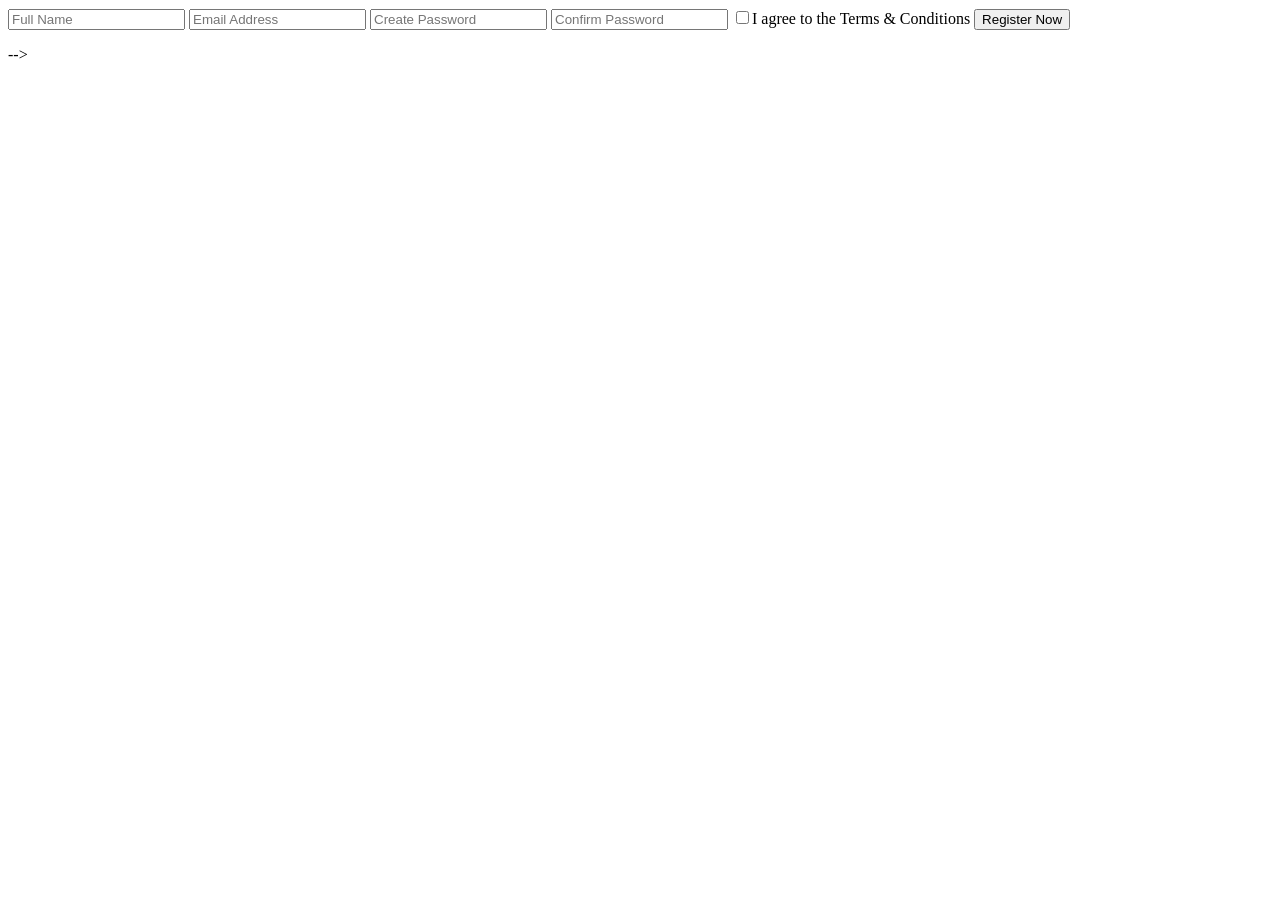
<file: register.html>
<!-- <!DOCTYPE html>
<html lang="en">
<head>
    <meta charset="UTF-8">
    <meta name="viewport" content="width=device-width, initial-scale=1.0">
    <title>Document</title>
    <link rel="shortcut icon" type="png" href="images/icon/favicon.png">
	<title>Login SignUp</title>
	<link rel="stylesheet" type="text/css" href="loginStyle.css">
	<script src="https://ajax.googleapis.com/ajax/libs/jquery/3.4.1/jquery.min.js"></script>

    <script type="module" src="register.js" defer></script>

</head>
<body>
    <!-- Registration Form -->
			<form id="register" class="input-group">
				<input type="text" class="input-field" placeholder="Full Name"  required="required">
				<input type="email" class="input-field" placeholder="Email Address" id="remail" required="required">
				<input type="password" class="input-field" placeholder="Create Password" id="rpassword" name="psame" required="required">
				<input type="password" class="input-field" placeholder="Confirm Password"  name="psame" required="required">
				<input type="checkbox" class="check-box" id="chkAgree" onclick="goFurther()">I agree to the Terms & Conditions
				<button type="submit" id="btnSubmit" class="submit-btn reg-btn">Register Now</button>
			</form>
		</div>
		<script type="text/javascript" src="script.js"></script>
    
</body>
</html> -->
</file>
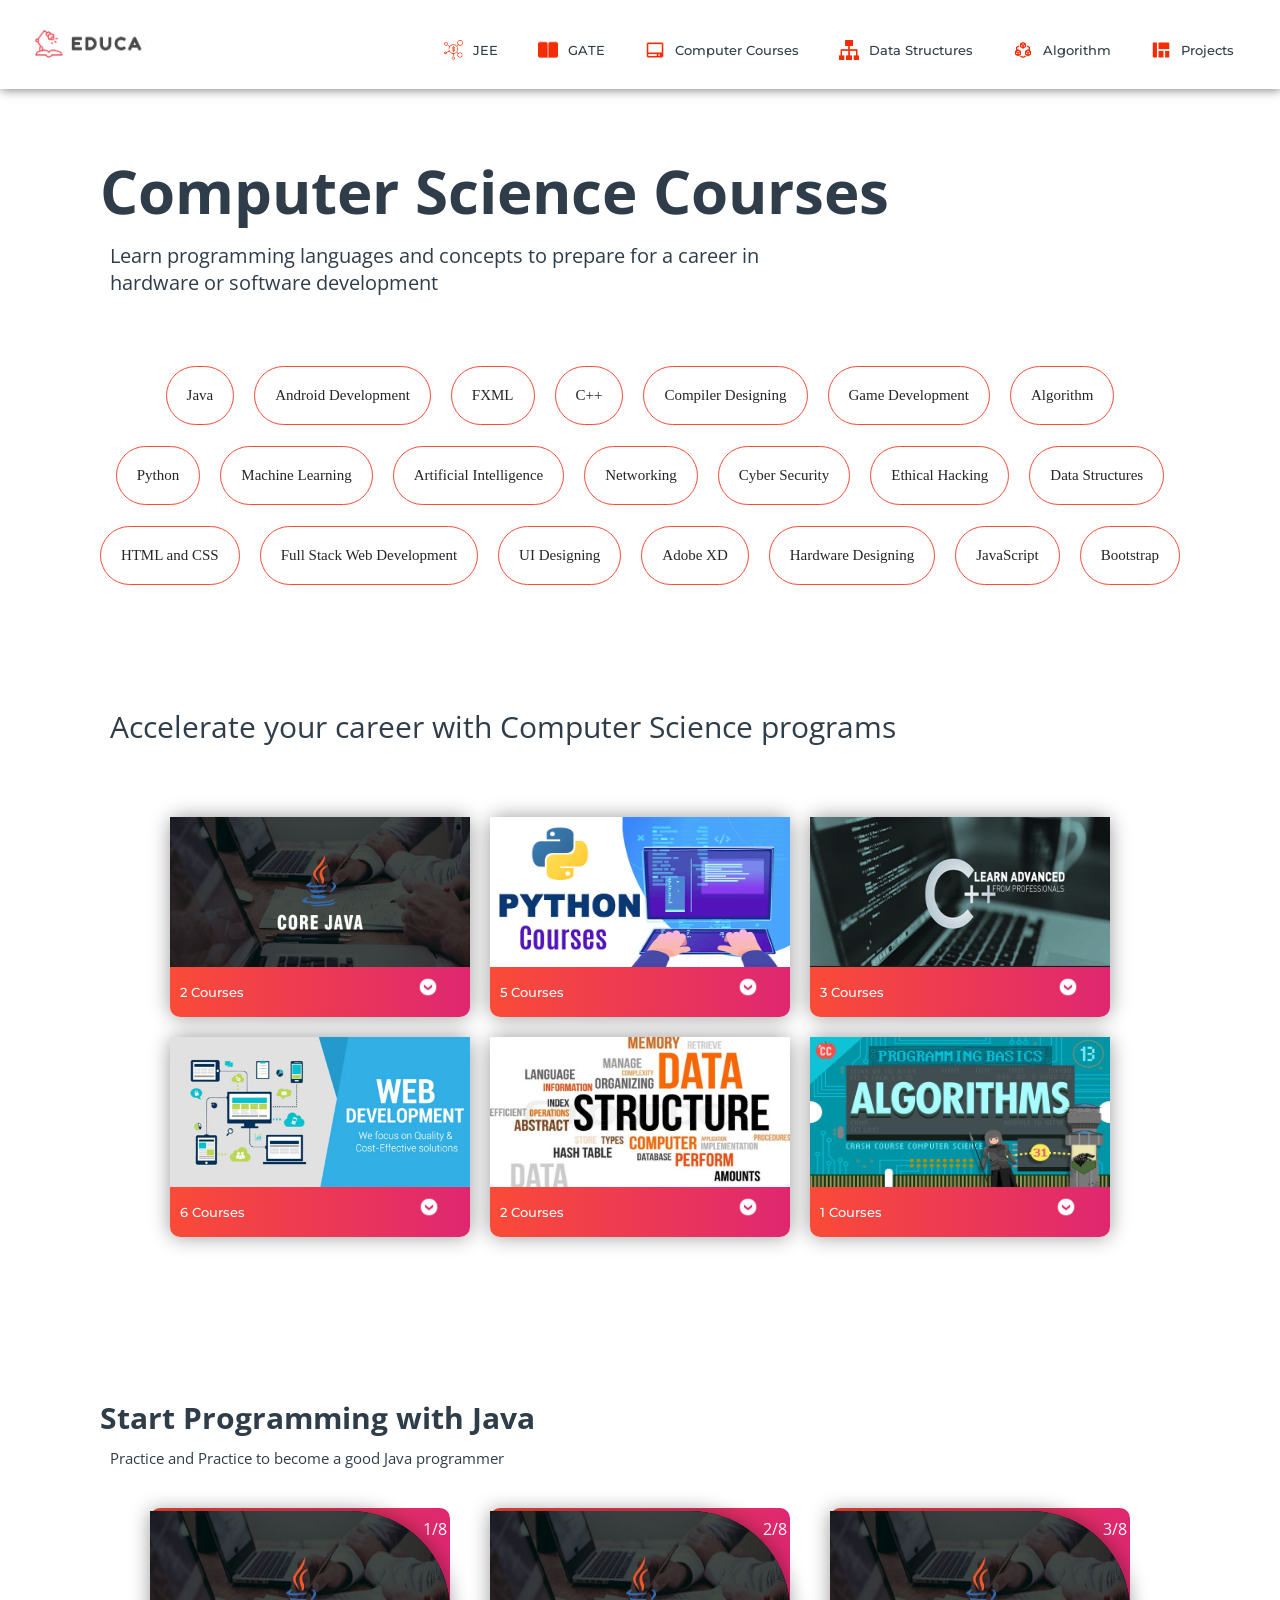
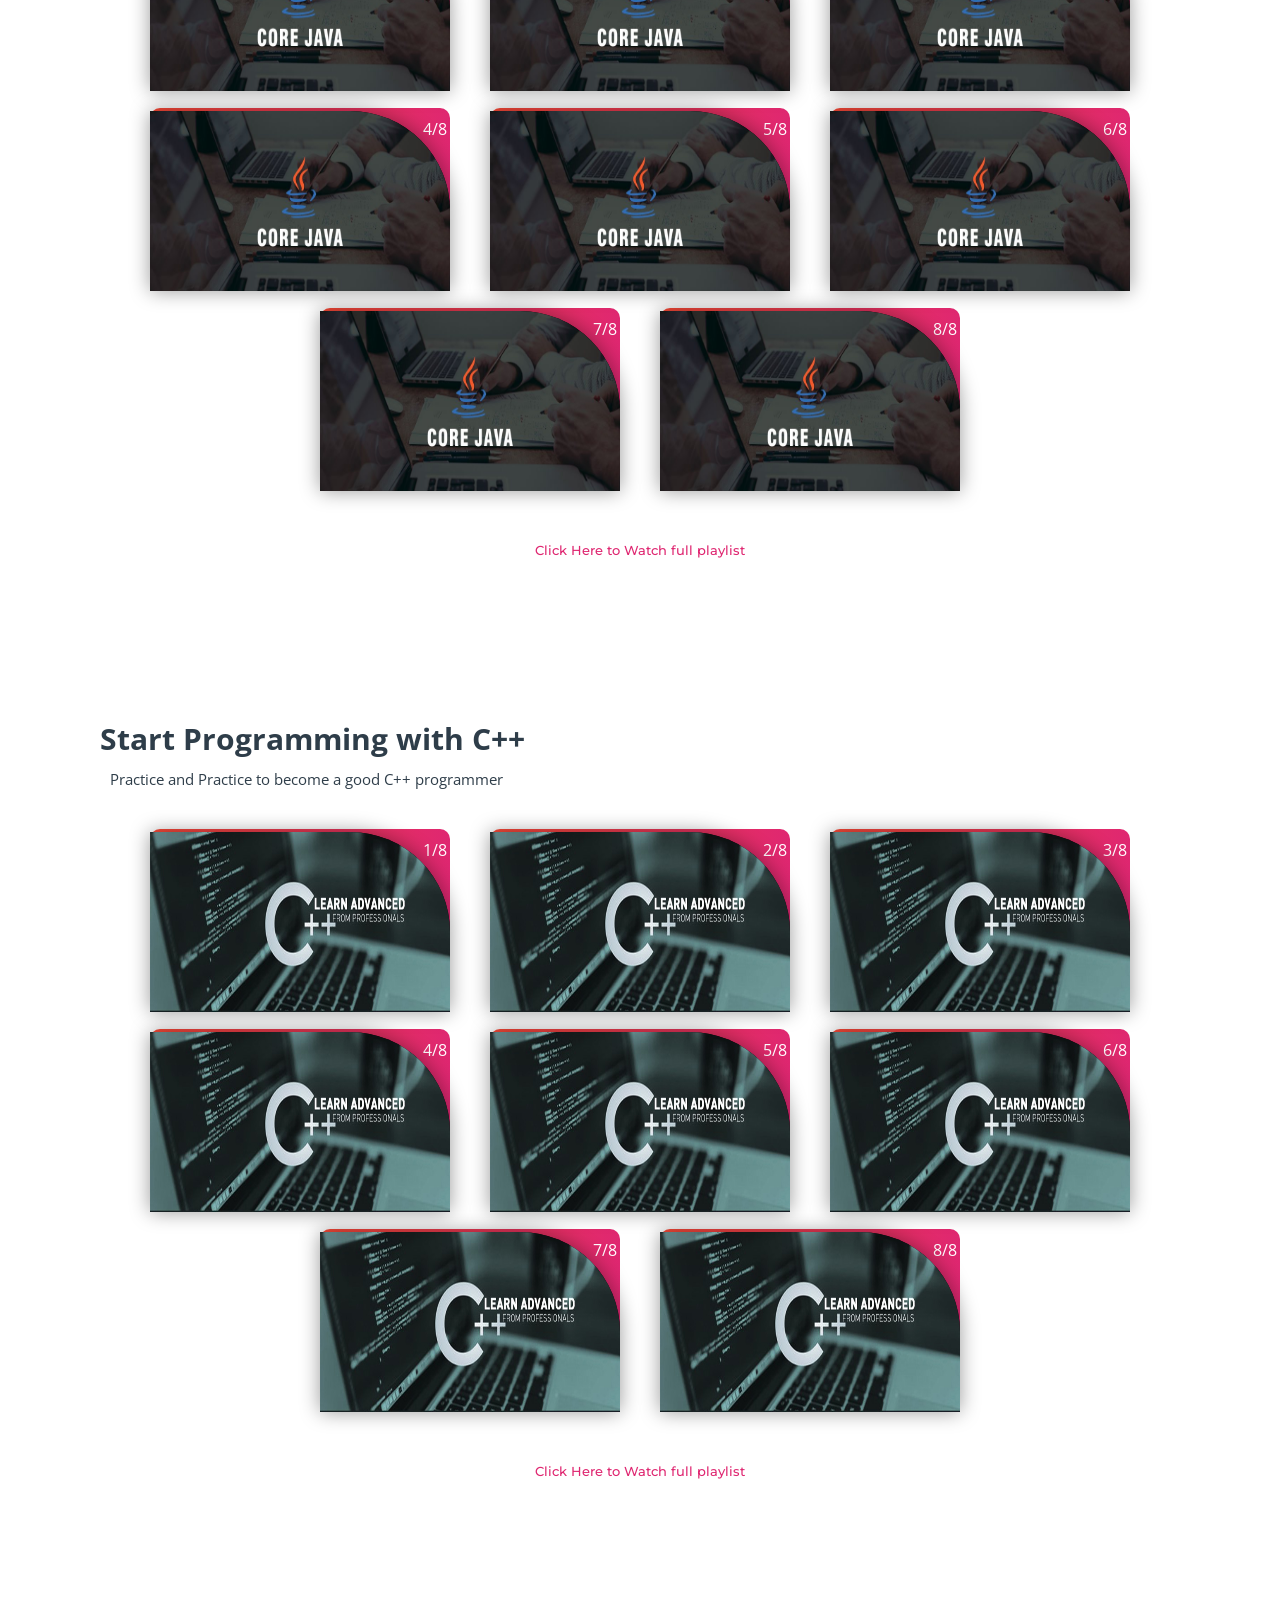
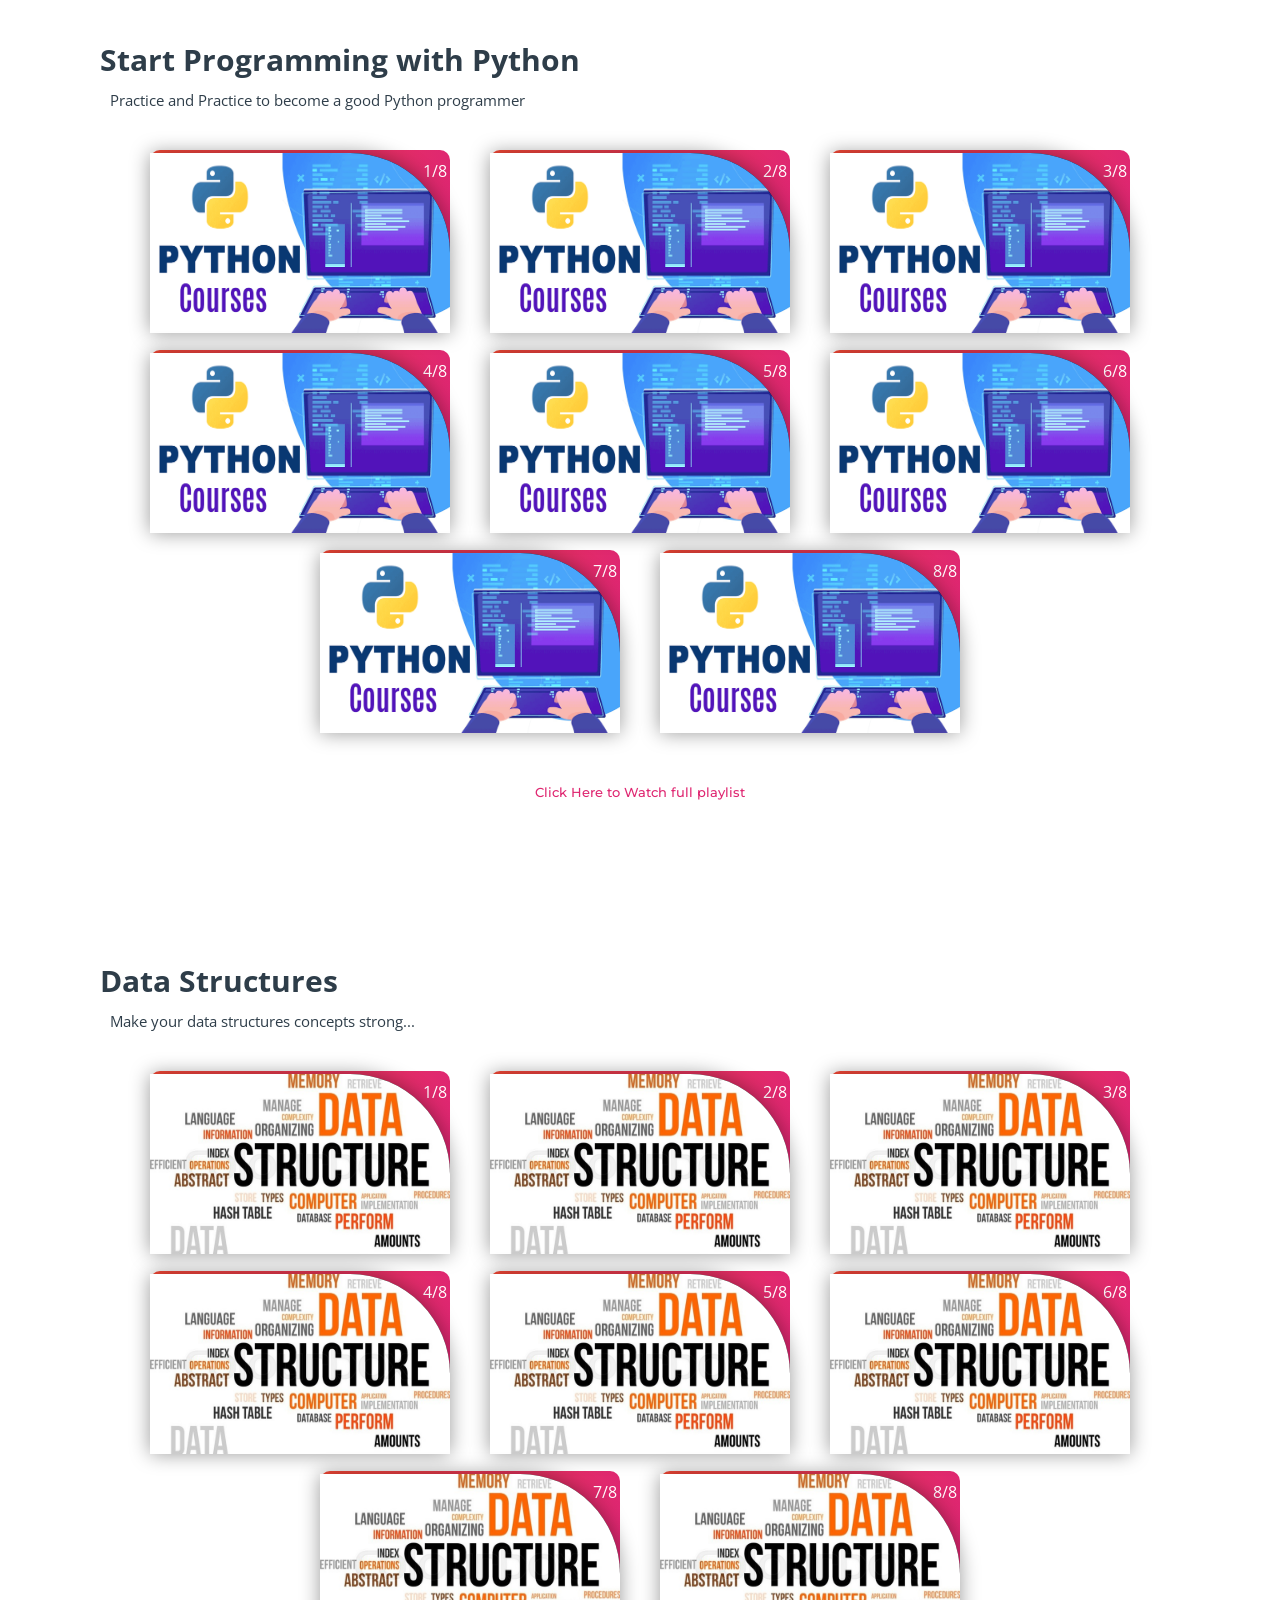
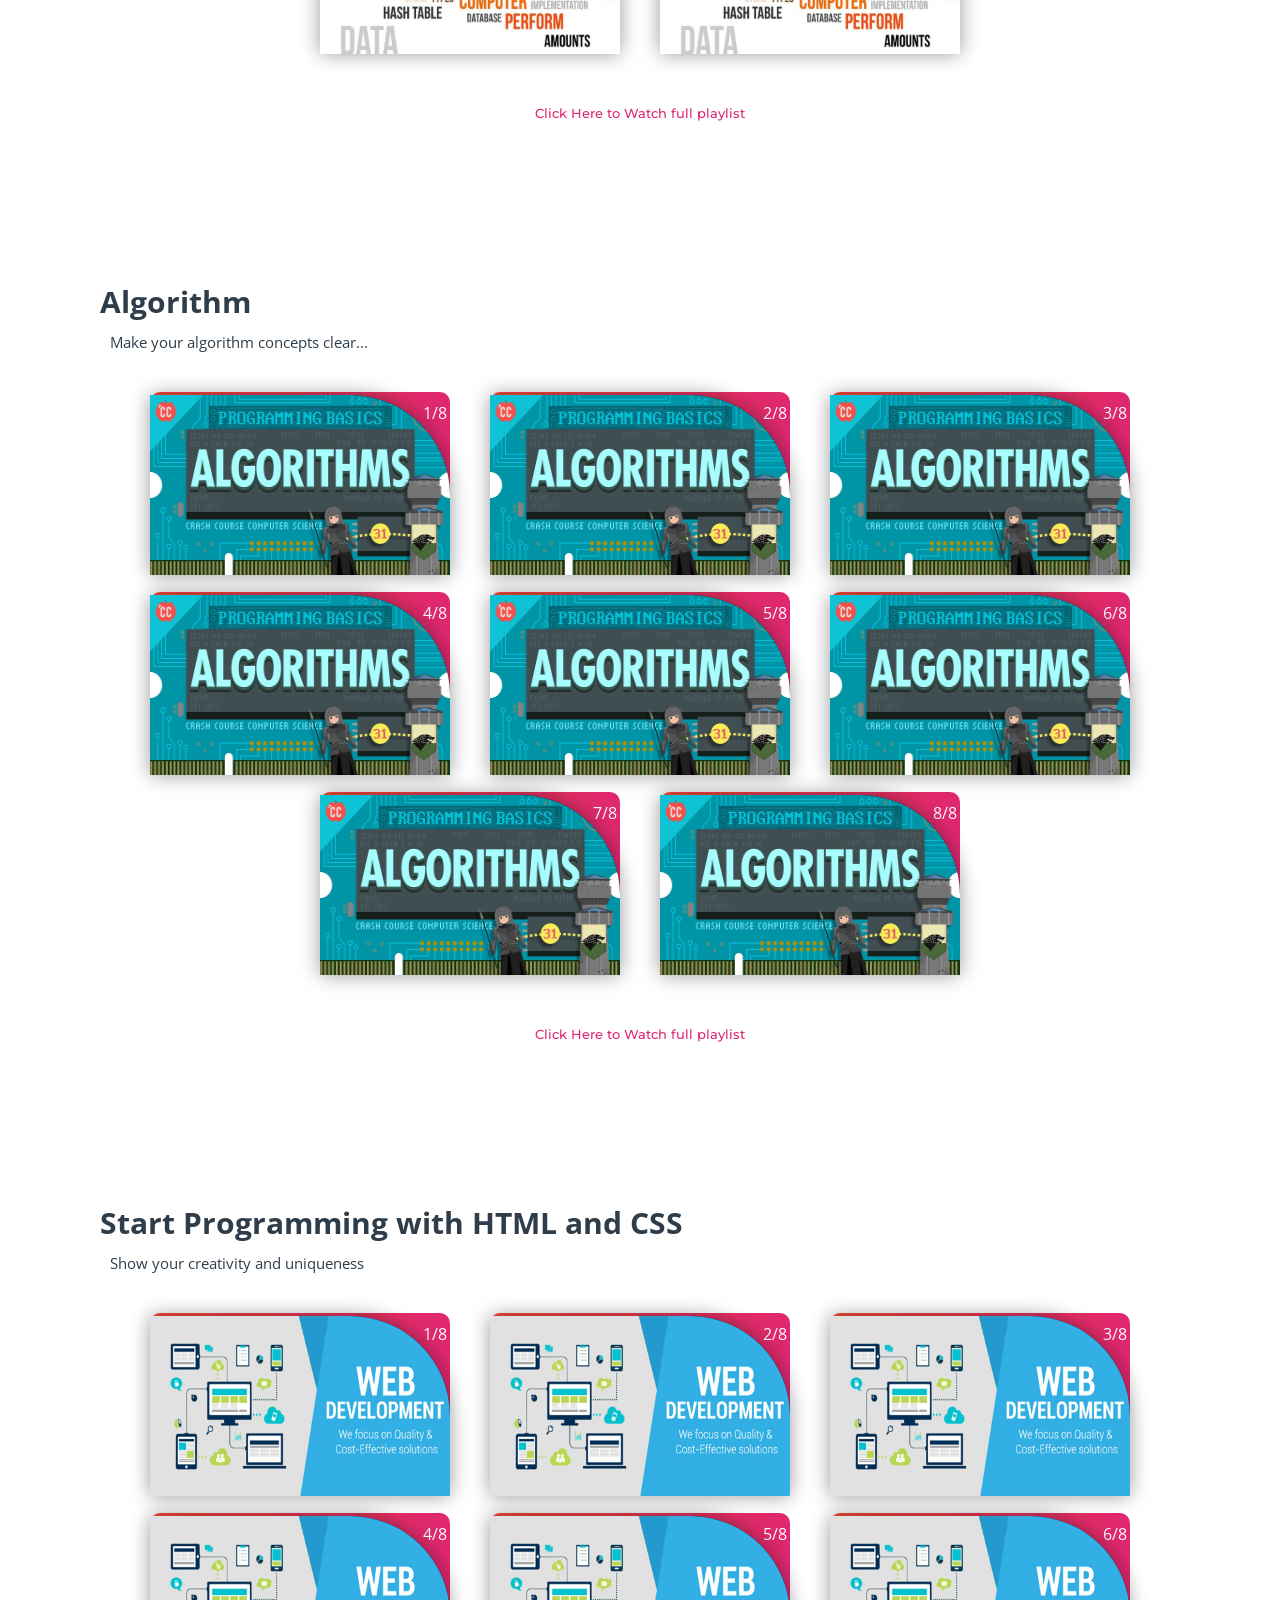
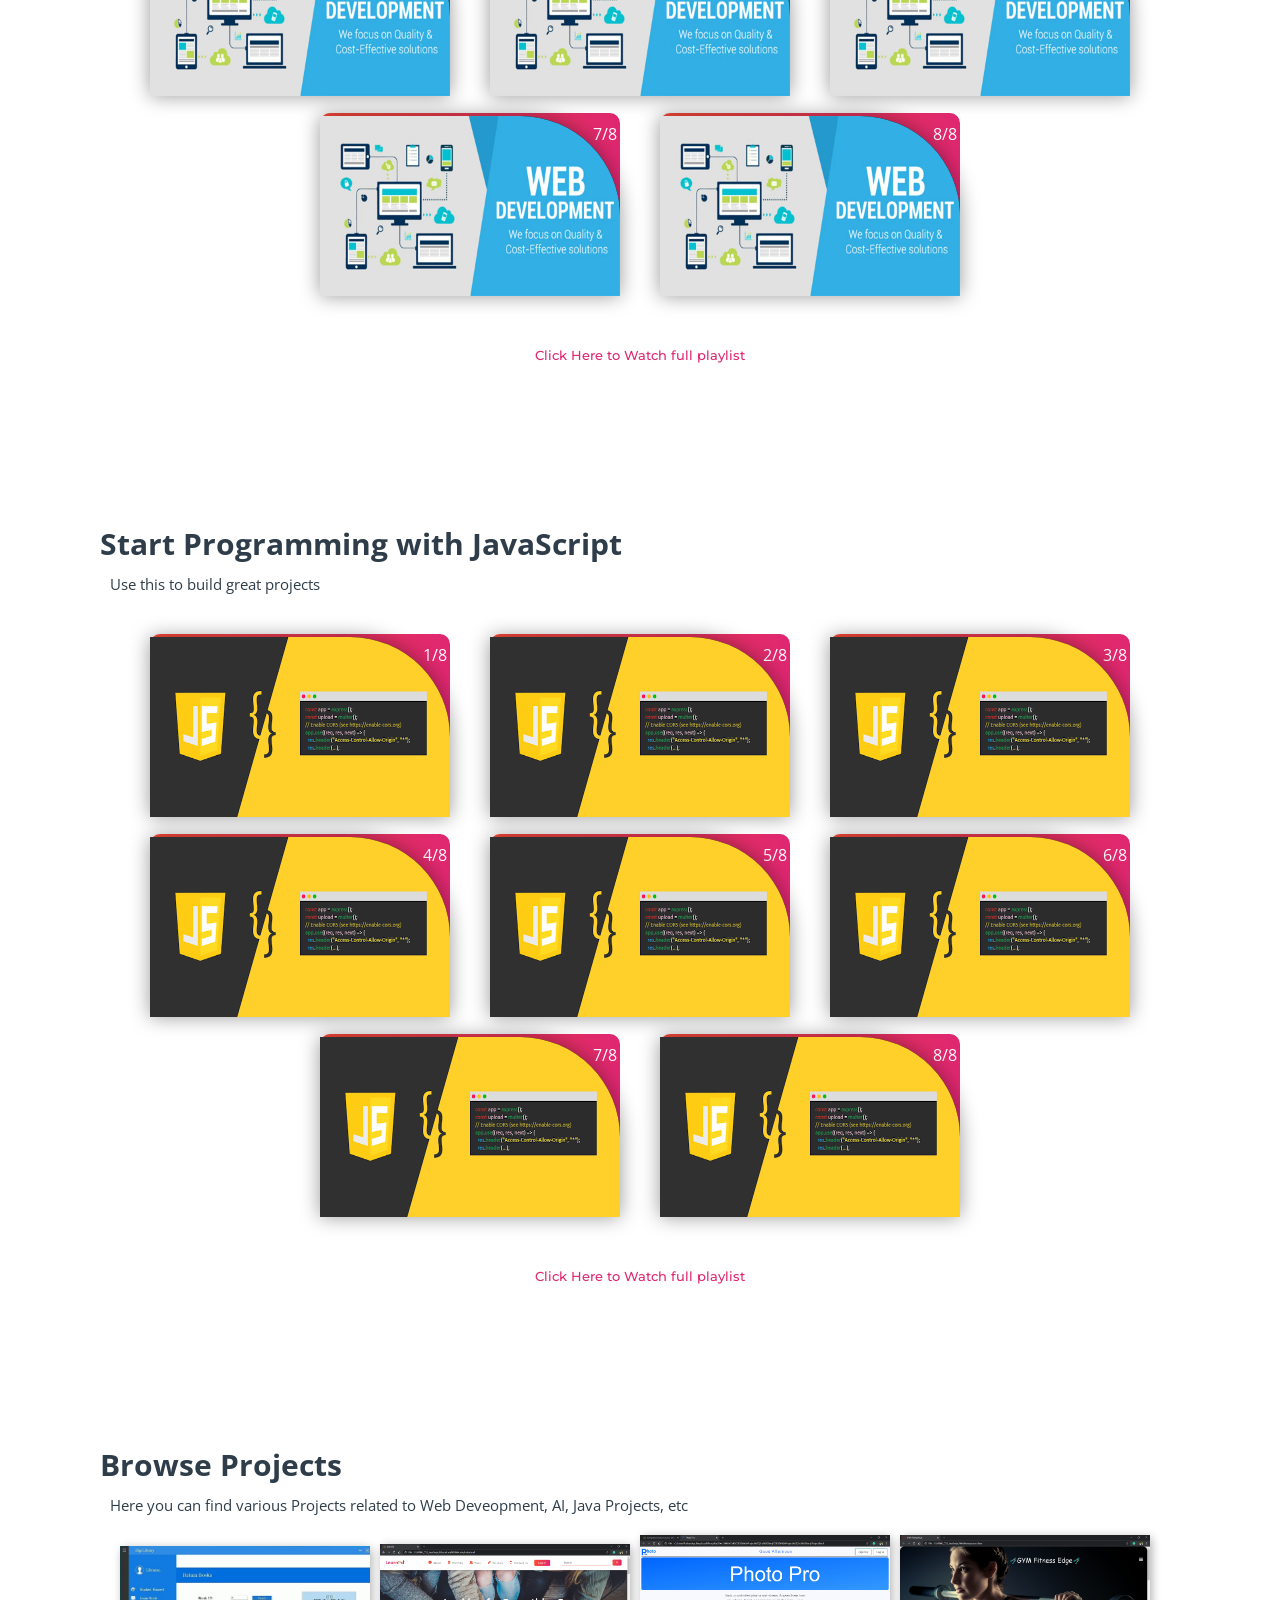
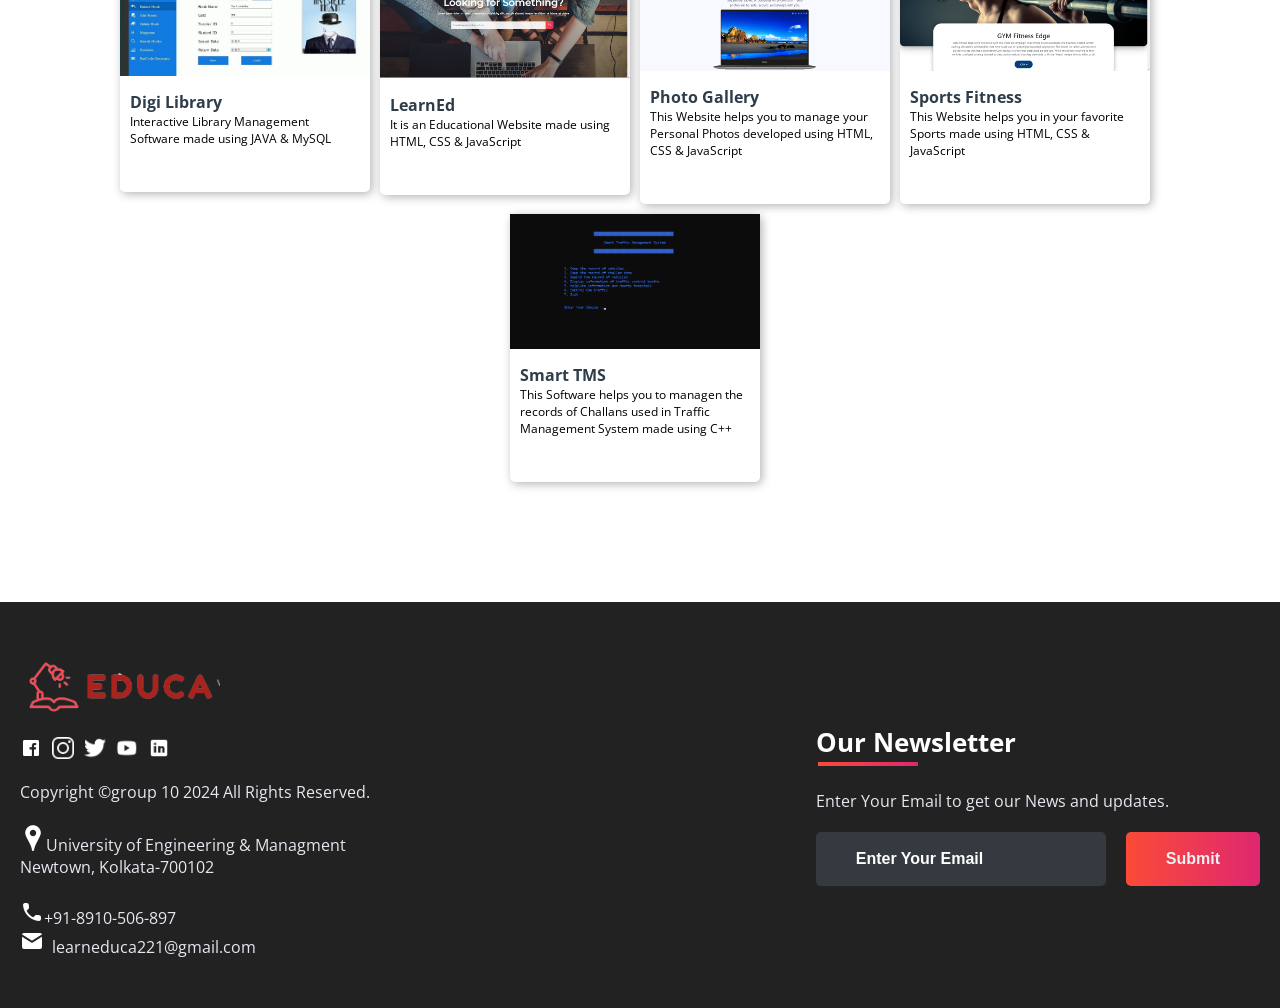
<file: subjects/computer_courses.html>
<!DOCTYPE html>
<html>
<head>
	<link rel="shortcut icon" type="png" href="../images/icon/favicon.png">
	<title>Computer Science Courses on</title>
	<link rel="stylesheet" type="text/css" href="subjects.css">
	<script type="text/javascript" src="../script.js"></script>
</head>
<body>
	
<!-- NAVIGATION -->
	<header>
		<div class="nav" id="nav">
			<div id="learned-logo">
			<a href="../index.html"><img src="../images/icon/logo.png" style="width: 120px;"></a></div>
			<div class="switch-tab" id="switch-tab" onclick="switchTAB()"><img src="../images/icon/menu.png"></div>
			<ul id="list-switch">
				<li><a href="jee.html"><img src="../images/courses/d1.png" class="icon">JEE</a></li>
				<li><a href="gate.html"><img src="../images/courses/paper.png" class="icon">GATE</a></li>
				<li><a href="#"><img src="../images/courses/computer.png" class="icon">Computer Courses</a></li>
				<li><a href="#data"><img src="../images/courses/data.png" class="icon">Data Structures</a></li>
				<li><a href="#algo"><img src="../images/courses/algo.png" class="icon">Algorithm</a></li>
				<li><a href="#projects"><img src="../images/courses/projects.png" class="icon">Projects</a></li>
			</ul>
			<div class="search" id="search-switch">
				<input type="search" placeholder="Search" class="srch"><button id="srchbtn"><img src="../images/icon/search.png"></button>
			</div>
		</div>
	</header>
	

<!-- MAIN Heading of Page -->
	<div class="title">
		<span>Computer Science Courses</span>
		<div class="shortdesc">
			<p>Learn programming languages and concepts to prepare for a career in<br>hardware or software development</p>
		</div>
	</div>


<!-- Some KeyWords related to Topic -->
	<div class="course">
		<div class="cbox">
		<div class="det"><a href="#java">Java</a></div>
		<div class="det"><a href="https://developer.android.com/">Android Development</a></div>
		<div class="det"><a href="https://docs.oracle.com/javafx/2/get_started/fxml_tutorial.htm">FXML</a></div>
		<div class="det"><a href="#c++">C++</a></div>
		<div class="det"><a href="https://www.geeksforgeeks.org/introduction-of-compiler-design/">Compiler Designing</a></div>
		<div class="det"><a href="https://www.coursera.org/specializations/game-design-and-development">Game Development</a></div>
		<div class="det"><a href="#algo">Algorithm</a></div>
		</div>
		<div class="cbox">
		<div class="det"><a href="#python">Python</a></div>
		<div class="det"><a href="https://www.coursera.org/learn/machine-learning">Machine Learning</a></div>
		<div class="det"><a href="https://en.wikipedia.org/wiki/Artificial_intelligence">Artificial Intelligence</a></div>
		<div class="det"><a href="https://en.wikipedia.org/wiki/Network">Networking</a></div>
		<div class="det"><a href="https://www.kaspersky.co.in/resource-center/definitions/what-is-cyber-security">Cyber Security</a></div>
		<div class="det"><a href="https://www.eccouncil.org/ethical-hacking/">Ethical Hacking</a></div>
		<div class="det"><a href="#data">Data Structures</a></div>
		</div>
		<div class="cbox">
		<div class="det"><a href="#html_css">HTML and CSS</a></div>
		<div class="det"><a href="https://www.udacity.com/course/full-stack-web-developer-nanodegree--nd0044">Full Stack Web Development</a></div>
		<div class="det"><a href="https://uxplanet.org/what-is-ui-vs-ux-design-and-the-difference-d9113f6612de?gi=6d9d13f4cc95">UI Designing</a></div>
		<div class="det"><a href="https://www.adobe.com/in/products/xd.html">Adobe XD</a></div>
		<div class="det"><a href="https://www.sciencedirect.com/topics/computer-science/hardware-design">Hardware Designing</a></div>
		<div class="det"><a href="#javascript">JavaScript</a></div>
		<div class="det"><a href="#html_css">Bootstrap</a></div>
		</div>
	</div>


<!-- Courses Available -->
	<div class="inbt">
		Accelerate your career with Computer Science programs
	</div>

	<div class="ccard">
	<center>
		<div class="ccardbox">
			<div class="dcard">
				<div class="fpart"><img src="../images/courses/java-course.jpg"></div>
				<a href="#java"><div class="spart">2 Courses <img src="../images/icon/dropdown.png"></div></a>
			</div>
			<div class="dcard">
				<div class="fpart"><img src="../images/courses/python-course.png"></div>
				<a href="#python"><div class="spart">5 Courses <img src="../images/icon/dropdown.png"></div></a>
			</div>
			<div class="dcard">
				<div class="fpart"><img src="../images/courses/c-course.jpg"></div>
				<a href="#c++"><div class="spart">3 Courses <img src="../images/icon/dropdown.png"></div></a>
			</div>
		</div>
		<div class="ccardbox">
			<div class="dcard">
				<div class="fpart"><img src="../images/courses/web-course.jpg"></div>
				<a href="#html_css"><div class="spart">6 Courses <img src="../images/icon/dropdown.png"></div></a>
			</div>
			<div class="dcard">
				<div class="fpart"><img src="../images/courses/data-course.jpg"></div>
				<a href="#data"><div class="spart">2 Courses <img src="../images/icon/dropdown.png"></div></a>
			</div>
			<div class="dcard">
				<div class="fpart"><img src="../images/courses/algo-course.jpg"></div>
				<a href="#algo"><div class="spart">1 Courses <img src="../images/icon/dropdown.png"></div></a>
			</div>
		</div>
	</center>
	</div>


<!-- Videos on JAVA Lectures -->
	<div class="title2" id="java">
		<span>Start Programming with Java</span>
		<div class="shortdesc2">
			<p>Practice and Practice to become a good Java programmer</p>
		</div>
	</div>
	
	<center>
		<div class="ccardbox2">
			<div class="dcard2"><span class="tag" >1/8</span>
				<div class="fpart2">
					<img src="../images/courses/java-course.jpg">
					<iframe src="https://www.youtube.com/embed/IsLyduxZ9sc" frameborder="0" allow="accelerometer; autoplay; encrypted-media; gyroscope; picture-in-picture" allowfullscreen></iframe>
				</div>
			</div>
			<div class="dcard2"><span class="tag" >2/8</span>
				<div class="fpart2">
					<img src="../images/courses/java-course.jpg">
					<iframe src="https://www.youtube.com/embed/U_vuESBFEpE" frameborder="0" allow="accelerometer; autoplay; encrypted-media; gyroscope; picture-in-picture" allowfullscreen></iframe>
				</div>
			</div>
			<div class="dcard2"><span class="tag" >3/8</span>
				<div class="fpart2">
					<img src="../images/courses/java-course.jpg">
					<iframe src="https://www.youtube.com/embed/7i8vbPA37y0" frameborder="0" allow="accelerometer; autoplay; encrypted-media; gyroscope; picture-in-picture" allowfullscreen></iframe>
				</div>
			</div>
			<div class="dcard2"><span class="tag" >4/8</span>
				<div class="fpart2">
					<img src="../images/courses/java-course.jpg">
					<iframe src="https://www.youtube.com/embed/FB47F-QIk3k" frameborder="0" allow="accelerometer; autoplay; encrypted-media; gyroscope; picture-in-picture" allowfullscreen></iframe>
				</div>
			</div>
			<div class="dcard2"><span class="tag" >5/8</span>
				<div class="fpart2">
					<img src="../images/courses/java-course.jpg">
					<iframe src="https://www.youtube.com/embed/8qyVcHJ1Et4" frameborder="0" allow="accelerometer; autoplay; encrypted-media; gyroscope; picture-in-picture" allowfullscreen></iframe>
				</div>
			</div>
			<div class="dcard2"><span class="tag" >6/8</span>
				<div class="fpart2">
					<img src="../images/courses/java-course.jpg">
					<iframe src="https://www.youtube.com/embed/N53Vf8HGd-0" frameborder="0" allow="accelerometer; autoplay; encrypted-media; gyroscope; picture-in-picture" allowfullscreen></iframe>
				</div>
			</div>
			<div class="dcard2"><span class="tag" >7/8</span>
				<div class="fpart2">
					<img src="../images/courses/java-course.jpg">
					<iframe src="https://www.youtube.com/embed/slz2Vc904Qg" frameborder="0" allow="accelerometer; autoplay; encrypted-media; gyroscope; picture-in-picture" allowfullscreen></iframe>
				</div>
			</div>
			<div class="dcard2"><span class="tag" >8/8</span>
				<div class="fpart2">
					<img src="../images/courses/java-course.jpg">
					<iframe src="https://www.youtube.com/embed/Q0NVRQP1Z5g" frameborder="0" allow="accelerometer; autoplay; encrypted-media; gyroscope; picture-in-picture" allowfullscreen></iframe>
				</div>
			</div>
		</div>
	</center>
	<br><br>
	<div class="click-me">
		<a href="https://www.youtube.com/watch?v=IsLyduxZ9sc&list=PLX9Zi6XTqOKQ7TdRz0QynGIKuMV9Q2H8E" target="_blank">Click Here to Watch full playlist</a>
	</div>

<!-- Videos on C++ Lectures -->

	<div class="title2" id="c++">
		<span>Start Programming with C++</span>
		<div class="shortdesc2">
			<p>Practice and Practice to become a good C++ programmer</p>
		</div>
	</div>
	<center>
		<div class="ccardbox2">
			<div class="dcard2"><span class="tag" >1/8</span>
				<div class="fpart2"><img src="../images/courses/c-course.jpg">
					<iframe src="https://www.youtube.com/embed/Iuo9PpGE04Y" frameborder="0" allow="accelerometer; autoplay; encrypted-media; gyroscope; picture-in-picture" allowfullscreen></iframe>
				</div>
			</div>
			<div class="dcard2"><span class="tag" >2/8</span>
				<div class="fpart2"><img src="../images/courses/c-course.jpg">
					<iframe src="https://www.youtube.com/embed/52dHKRD7cdg" frameborder="0" allow="accelerometer; autoplay; encrypted-media; gyroscope; picture-in-picture" allowfullscreen></iframe>
				</div>
			</div>
			<div class="dcard2"><span class="tag" >3/8</span>
				<div class="fpart2"><img src="../images/courses/c-course.jpg">
					<iframe src="https://www.youtube.com/embed/Iuo9PpGE04Y" frameborder="0" allow="accelerometer; autoplay; encrypted-media; gyroscope; picture-in-picture" allowfullscreen></iframe>
				</div>
			</div>
			<div class="dcard2"><span class="tag" >4/8</span>
				<div class="fpart2"><img src="../images/courses/c-course.jpg">
					<iframe src="https://www.youtube.com/embed/Iuo9PpGE04Y" frameborder="0" allow="accelerometer; autoplay; encrypted-media; gyroscope; picture-in-picture" allowfullscreen></iframe>
				</div>
			</div>
		
			<div class="dcard2"><span class="tag" >5/8</span>
				<div class="fpart2"><img src="../images/courses/c-course.jpg">
					<iframe src="https://www.youtube.com/embed/Iuo9PpGE04Y" frameborder="0" allow="accelerometer; autoplay; encrypted-media; gyroscope; picture-in-picture" allowfullscreen></iframe>
				</div>
			</div>
			<div class="dcard2"><span class="tag" >6/8</span>
				<div class="fpart2"><img src="../images/courses/c-course.jpg">
					<iframe src="https://www.youtube.com/embed/Iuo9PpGE04Y" frameborder="0" allow="accelerometer; autoplay; encrypted-media; gyroscope; picture-in-picture" allowfullscreen></iframe>
				</div>
			</div>
			<div class="dcard2"><span class="tag" >7/8</span>
				<div class="fpart2"><img src="../images/courses/c-course.jpg">
					<iframe src="https://www.youtube.com/embed/Iuo9PpGE04Y" frameborder="0" allow="accelerometer; autoplay; encrypted-media; gyroscope; picture-in-picture" allowfullscreen></iframe>
				</div>
			</div>
			<div class="dcard2"><span class="tag" >8/8</span>
				<div class="fpart2"><img src="../images/courses/c-course.jpg">
					<iframe src="https://www.youtube.com/embed/Iuo9PpGE04Y" frameborder="0" allow="accelerometer; autoplay; encrypted-media; gyroscope; picture-in-picture" allowfullscreen></iframe>
				</div>
			</div>
		</div>
	</center>
<br><br>
	<div class="click-me">
		<a href="https://www.youtube.com/watch?v=Iuo9PpGE04Y&feature=youtu.be" target="_blank">Click Here to Watch full playlist</a>
	</div>

<!-- Videos on PYTHON Lectures -->

	<div class="title2" id="python">
		<span>Start Programming with Python</span>
		<div class="shortdesc2">
			<p>Practice and Practice to become a good Python programmer</p>
		</div>
	</div>
	<center>
		<div class="ccardbox2">
			<div class="dcard2"><span class="tag" >1/8</span>
				<div class="fpart2"><img src="../images/courses/python-course.png">
					<iframe src="https://www.youtube.com/embed/QXeEoD0pB3E" frameborder="0" allow="accelerometer; autoplay; encrypted-media; gyroscope; picture-in-picture" allowfullscreen></iframe>
				</div>
			</div>
			<div class="dcard2"><span class="tag" >2/8</span>
				<div class="fpart2"><img src="../images/courses/python-course.png">
					<iframe src="https://www.youtube.com/embed/QXeEoD0pB3E" frameborder="0" allow="accelerometer; autoplay; encrypted-media; gyroscope; picture-in-picture" allowfullscreen></iframe>
				</div>
			</div>
			<div class="dcard2"><span class="tag" >3/8</span>
				<div class="fpart2"><img src="../images/courses/python-course.png">
					<iframe src="https://www.youtube.com/embed/QXeEoD0pB3E" frameborder="0" allow="accelerometer; autoplay; encrypted-media; gyroscope; picture-in-picture" allowfullscreen></iframe>
				</div>
			</div>
			<div class="dcard2"><span class="tag" >4/8</span>
				<div class="fpart2"><img src="../images/courses/python-course.png">
					<iframe src="https://www.youtube.com/embed/QXeEoD0pB3E" frameborder="0" allow="accelerometer; autoplay; encrypted-media; gyroscope; picture-in-picture" allowfullscreen></iframe>
				</div>
			</div>
		
			<div class="dcard2"><span class="tag" >5/8</span>
				<div class="fpart2"><img src="../images/courses/python-course.png">
					<iframe src="https://www.youtube.com/embed/QXeEoD0pB3E" frameborder="0" allow="accelerometer; autoplay; encrypted-media; gyroscope; picture-in-picture" allowfullscreen></iframe>
				</div>
			</div>
			<div class="dcard2"><span class="tag" >6/8</span>
				<div class="fpart2"><img src="../images/courses/python-course.png">
					<iframe src="https://www.youtube.com/embed/QXeEoD0pB3E" frameborder="0" allow="accelerometer; autoplay; encrypted-media; gyroscope; picture-in-picture" allowfullscreen></iframe>
				</div>
			</div>
			<div class="dcard2"><span class="tag" >7/8</span>
				<div class="fpart2"><img src="../images/courses/python-course.png">
					<iframe src="https://www.youtube.com/embed/QXeEoD0pB3E" frameborder="0" allow="accelerometer; autoplay; encrypted-media; gyroscope; picture-in-picture" allowfullscreen></iframe>
				</div>
			</div>
			<div class="dcard2"><span class="tag" >8/8</span>
				<div class="fpart2"><img src="../images/courses/python-course.png">
					<iframe src="https://www.youtube.com/embed/QXeEoD0pB3E" frameborder="0" allow="accelerometer; autoplay; encrypted-media; gyroscope; picture-in-picture" allowfullscreen></iframe>
				</div>
			</div>
		</div>
	</center>

<br><br>
	<div class="click-me">
		<a href="https://youtu.be/QXeEoD0pB3E" target="_blank">Click Here to Watch full playlist</a>
	</div>
<!-- Videos on DATA STRUCTURES Lectures -->

	<div class="title2" id="data">
		<span>Data Structures</span>
		<div class="shortdesc2">
			<p>Make your data structures concepts strong...</p>
		</div>
	</div>
	<center>
		<div class="ccardbox2">
			<div class="dcard2"><span class="tag" >1/8</span>
				<div class="fpart2"><img src="../images/courses/data-course.jpg">
					<iframe src="https://www.youtube.com/embed/Db9ZYbJONHc" frameborder="0" allow="accelerometer; autoplay; encrypted-media; gyroscope; picture-in-picture" allowfullscreen></iframe>
				</div>
			</div>
			<div class="dcard2"><span class="tag" >2/8</span>
				<div class="fpart2"><img src="../images/courses/data-course.jpg">
					<iframe src="https://www.youtube.com/embed/Db9ZYbJONHc" frameborder="0" allow="accelerometer; autoplay; encrypted-media; gyroscope; picture-in-picture" allowfullscreen></iframe>
				</div>
			</div>
			<div class="dcard2"><span class="tag" >3/8</span>
				<div class="fpart2"><img src="../images/courses/data-course.jpg">
					<iframe src="https://www.youtube.com/embed/Db9ZYbJONHc" frameborder="0" allow="accelerometer; autoplay; encrypted-media; gyroscope; picture-in-picture" allowfullscreen></iframe>
				</div>
			</div>
			<div class="dcard2"><span class="tag" >4/8</span>
				<div class="fpart2"><img src="../images/courses/data-course.jpg">
					<iframe src="https://www.youtube.com/embed/Db9ZYbJONHc" frameborder="0" allow="accelerometer; autoplay; encrypted-media; gyroscope; picture-in-picture" allowfullscreen></iframe>
				</div>
			</div>
		
			<div class="dcard2"><span class="tag" >5/8</span>
				<div class="fpart2"><img src="../images/courses/data-course.jpg">
					<iframe src="https://www.youtube.com/embed/Db9ZYbJONHc" frameborder="0" allow="accelerometer; autoplay; encrypted-media; gyroscope; picture-in-picture" allowfullscreen></iframe>
				</div>
			</div>
			<div class="dcard2"><span class="tag" >6/8</span>
				<div class="fpart2"><img src="../images/courses/data-course.jpg">
					<iframe src="https://www.youtube.com/embed/Db9ZYbJONHc" frameborder="0" allow="accelerometer; autoplay; encrypted-media; gyroscope; picture-in-picture" allowfullscreen></iframe>
				</div>
			</div>
			<div class="dcard2"><span class="tag" >7/8</span>
				<div class="fpart2"><img src="../images/courses/data-course.jpg">
					<iframe src="https://www.youtube.com/embed/Db9ZYbJONHc" frameborder="0" allow="accelerometer; autoplay; encrypted-media; gyroscope; picture-in-picture" allowfullscreen></iframe>
				</div>
			</div>
			<div class="dcard2"><span class="tag" >8/8</span>
				<div class="fpart2"><img src="../images/courses/data-course.jpg">
					<iframe src="https://www.youtube.com/embed/Db9ZYbJONHc" frameborder="0" allow="accelerometer; autoplay; encrypted-media; gyroscope; picture-in-picture" allowfullscreen></iframe>
				</div>
			</div>
		</div>
	</center>
<br><br>
	<div class="click-me">
		<a href="https://www.youtube.com/watch?v=Db9ZYbJONHc" target="_blank">Click Here to Watch full playlist</a>
	</div>

<!-- Videos on ALGORITHM Lectures -->

	<div class="title2" id="algo">
		<span>Algorithm</span>
		<div class="shortdesc2">
			<p>Make your algorithm concepts clear...</p>
		</div>
	</div>
	<center>
		<div class="ccardbox2">
			<div class="dcard2"><span class="tag" >1/8</span>
				<div class="fpart2"><img src="../images/courses/algo-course.jpg">
					<iframe src="https://www.youtube.com/embed/0IAPZzGSbME" frameborder="0" allow="accelerometer; autoplay; encrypted-media; gyroscope; picture-in-picture" allowfullscreen></iframe>
				</div>
			</div>
			<div class="dcard2"><span class="tag" >2/8</span>
				<div class="fpart2"><img src="../images/courses/algo-course.jpg">
					<iframe src="https://www.youtube.com/embed/0IAPZzGSbME" frameborder="0" allow="accelerometer; autoplay; encrypted-media; gyroscope; picture-in-picture" allowfullscreen></iframe>
				</div>
			</div>
			<div class="dcard2"><span class="tag" >3/8</span>
				<div class="fpart2"><img src="../images/courses/algo-course.jpg">
					<iframe src="https://www.youtube.com/embed/0IAPZzGSbME" frameborder="0" allow="accelerometer; autoplay; encrypted-media; gyroscope; picture-in-picture" allowfullscreen></iframe>
				</div>
			</div>
			<div class="dcard2"><span class="tag" >4/8</span>
				<div class="fpart2"><img src="../images/courses/algo-course.jpg">
					<iframe src="https://www.youtube.com/embed/0IAPZzGSbME" frameborder="0" allow="accelerometer; autoplay; encrypted-media; gyroscope; picture-in-picture" allowfullscreen></iframe>
				</div>
			</div>
		
			<div class="dcard2"><span class="tag" >5/8</span>
				<div class="fpart2"><img src="../images/courses/algo-course.jpg">
					<iframe src="https://www.youtube.com/embed/0IAPZzGSbME" frameborder="0" allow="accelerometer; autoplay; encrypted-media; gyroscope; picture-in-picture" allowfullscreen></iframe>
				</div>
			</div>
			<div class="dcard2"><span class="tag" >6/8</span>
				<div class="fpart2"><img src="../images/courses/algo-course.jpg">
					<iframe src="https://www.youtube.com/embed/0IAPZzGSbME" frameborder="0" allow="accelerometer; autoplay; encrypted-media; gyroscope; picture-in-picture" allowfullscreen></iframe>
				</div>
			</div>
			<div class="dcard2"><span class="tag" >7/8</span>
				<div class="fpart2"><img src="../images/courses/algo-course.jpg">
					<iframe src="https://www.youtube.com/embed/0IAPZzGSbME" frameborder="0" allow="accelerometer; autoplay; encrypted-media; gyroscope; picture-in-picture" allowfullscreen></iframe>
				</div>
			</div>
			<div class="dcard2"><span class="tag" >8/8</span>
				<div class="fpart2"><img src="../images/courses/algo-course.jpg">
					<iframe src="https://www.youtube.com/embed/0IAPZzGSbME" frameborder="0" allow="accelerometer; autoplay; encrypted-media; gyroscope; picture-in-picture" allowfullscreen></iframe>
				</div>
			</div>
		</div>
	</center>
<br><br>
	<div class="click-me">
		<a href="https://www.youtube.com/watch?v=0IAPZzGSbME" target="_blank">Click Here to Watch full playlist</a>
	</div>

<!-- Videos on HTML and CSS Lectures -->

	<div class="title2" id="html_css">
		<span>Start Programming with HTML and CSS</span>
		<div class="shortdesc2">
			<p>Show your creativity and uniqueness</p>
		</div>
	</div>
	<center>
		<div class="ccardbox2">
			<div class="dcard2"><span class="tag" >1/8</span>
				<div class="fpart2"><img src="../images/courses/web-course.jpg">
					<iframe src="https://www.youtube.com/embed/TKYsuU86-DQ" frameborder="0" allow="accelerometer; autoplay; encrypted-media; gyroscope; picture-in-picture" allowfullscreen></iframe>
				</div>
			</div>
			<div class="dcard2"><span class="tag" >2/8</span>
				<div class="fpart2"><img src="../images/courses/web-course.jpg">
					<iframe src="https://www.youtube.com/embed/TKYsuU86-DQ" frameborder="0" allow="accelerometer; autoplay; encrypted-media; gyroscope; picture-in-picture" allowfullscreen></iframe>
				</div>
			</div>
			<div class="dcard2"><span class="tag" >3/8</span>
				<div class="fpart2"><img src="../images/courses/web-course.jpg">
					<iframe src="https://www.youtube.com/embed/TKYsuU86-DQ" frameborder="0" allow="accelerometer; autoplay; encrypted-media; gyroscope; picture-in-picture" allowfullscreen></iframe>
				</div>
			</div>
			<div class="dcard2"><span class="tag" >4/8</span>
				<div class="fpart2"><img src="../images/courses/web-course.jpg">
					<iframe src="https://www.youtube.com/embed/TKYsuU86-DQ" frameborder="0" allow="accelerometer; autoplay; encrypted-media; gyroscope; picture-in-picture" allowfullscreen></iframe>
				</div>
			</div>
		
			<div class="dcard2"><span class="tag" >5/8</span>
				<div class="fpart2"><img src="../images/courses/web-course.jpg">
					<iframe src="https://www.youtube.com/embed/TKYsuU86-DQ" frameborder="0" allow="accelerometer; autoplay; encrypted-media; gyroscope; picture-in-picture" allowfullscreen></iframe>
				</div>
			</div>
			<div class="dcard2"><span class="tag" >6/8</span>
				<div class="fpart2"><img src="../images/courses/web-course.jpg">
					<iframe src="https://www.youtube.com/embed/TKYsuU86-DQ" frameborder="0" allow="accelerometer; autoplay; encrypted-media; gyroscope; picture-in-picture" allowfullscreen></iframe>
				</div>
			</div>
			<div class="dcard2"><span class="tag" >7/8</span>
				<div class="fpart2"><img src="../images/courses/web-course.jpg">
					<iframe src="https://www.youtube.com/embed/TKYsuU86-DQ" frameborder="0" allow="accelerometer; autoplay; encrypted-media; gyroscope; picture-in-picture" allowfullscreen></iframe>
				</div>
			</div>
			<div class="dcard2"><span class="tag" >8/8</span>
				<div class="fpart2"><img src="../images/courses/web-course.jpg">
					<iframe src="https://www.youtube.com/embed/TKYsuU86-DQ" frameborder="0" allow="accelerometer; autoplay; encrypted-media; gyroscope; picture-in-picture" allowfullscreen></iframe>
				</div>
			</div>
		</div>
	</center>

<br><br>
	<div class="click-me">
		<a href="https://www.youtube.com/watch?v=TKYsuU86-DQ" target="_blank">Click Here to Watch full playlist</a>
	</div>
<!-- Videos on JAVASCRIPT Lectures -->

	<div class="title2" id="javascript">
		<span>Start Programming with JavaScript</span>
		<div class="shortdesc2">
			<p>Use this to build great projects</p>
		</div>
	</div>
	<center>
		<div class="ccardbox2">
			<div class="dcard2"><span class="tag" >1/8</span>
				<div class="fpart2"><img src="../images/courses/javascript-course.jpg">
					<iframe src="https://www.youtube.com/embed/uDwSnnhl1Ng" frameborder="0" allow="accelerometer; autoplay; encrypted-media; gyroscope; picture-in-picture" allowfullscreen></iframe>
				</div>
			</div>
			<div class="dcard2"><span class="tag" >2/8</span>
				<div class="fpart2"><img src="../images/courses/javascript-course.jpg">
					<iframe src="https://www.youtube.com/embed/uDwSnnhl1Ng" frameborder="0" allow="accelerometer; autoplay; encrypted-media; gyroscope; picture-in-picture" allowfullscreen></iframe>
				</div>
			</div>
			<div class="dcard2"><span class="tag" >3/8</span>
				<div class="fpart2"><img src="../images/courses/javascript-course.jpg">
					<iframe src="https://www.youtube.com/embed/uDwSnnhl1Ng" frameborder="0" allow="accelerometer; autoplay; encrypted-media; gyroscope; picture-in-picture" allowfullscreen></iframe>
				</div>
			</div>
			<div class="dcard2"><span class="tag" >4/8</span>
				<div class="fpart2"><img src="../images/courses/javascript-course.jpg">
					<iframe src="https://www.youtube.com/embed/uDwSnnhl1Ng" frameborder="0" allow="accelerometer; autoplay; encrypted-media; gyroscope; picture-in-picture" allowfullscreen></iframe>
				</div>
			</div>
		
			<div class="dcard2"><span class="tag" >5/8</span>
				<div class="fpart2"><img src="../images/courses/javascript-course.jpg">
					<iframe src="https://www.youtube.com/embed/uDwSnnhl1Ng" frameborder="0" allow="accelerometer; autoplay; encrypted-media; gyroscope; picture-in-picture" allowfullscreen></iframe>
				</div>
			</div>
			<div class="dcard2"><span class="tag" >6/8</span>
				<div class="fpart2"><img src="../images/courses/javascript-course.jpg">
					<iframe src="https://www.youtube.com/embed/uDwSnnhl1Ng" frameborder="0" allow="accelerometer; autoplay; encrypted-media; gyroscope; picture-in-picture" allowfullscreen></iframe>
				</div>
			</div>
			<div class="dcard2"><span class="tag" >7/8</span>
				<div class="fpart2"><img src="../images/courses/javascript-course.jpg">
					<iframe src="https://www.youtube.com/embed/uDwSnnhl1Ng" frameborder="0" allow="accelerometer; autoplay; encrypted-media; gyroscope; picture-in-picture" allowfullscreen></iframe>
				</div>
			</div>
			<div class="dcard2"><span class="tag" >8/8</span>
				<div class="fpart2"><img src="../images/courses/javascript-course.jpg">
					<iframe src="https://www.youtube.com/embed/uDwSnnhl1Ng" frameborder="0" allow="accelerometer; autoplay; encrypted-media; gyroscope; picture-in-picture" allowfullscreen></iframe>
				</div>
			</div>
		</div>
	</center>
<br><br>
	<div class="click-me">
		<a href="https://www.youtube.com/watch?v=uDwSnnhl1Ng" target="_blank">Click Here to Watch full playlist</a>
	</div>

<!-- PROJECTS -->
	<div class="title2" id="projects">
		<span>Browse Projects</span>
		<div class="shortdesc2">
			<p>Here you can find various Projects related to Web Deveopment, AI, Java Projects, etc</p>
		</div>
	</div>
	<div class="project-panel">
		<div class="project-card">
			<img src="../images/projects/p1.jpg">
			<div class="info">
				<h4>Digi Library</h4><p>Interactive Library Management Software made using JAVA & MySQL</p>
				<div class="download"><a href="https://github.com/hackergod2021" target="_blank">Download</a></div>	
			</div>
		</div>
		<div class="project-card">
			<img src="../images/projects/p2.jpg">
			<div class="info">
				<h4>LearnEd</h4><p>It is an Educational Website made using HTML, CSS & JavaScript</p>
				<div class="download"><a href="https://github.com/Rounab34" target="_blank">Download</a></div>
			</div>
		</div>
		<div class="project-card">
			<img src="../images/projects/p3.jpg">
			<div class="info">
				<h4>Photo Gallery</h4><p>This Website helps you to manage your Personal Photos developed using HTML, CSS & JavaScript</p>
				<div class="download"><a href="https://github.com/Jigsaw46" target="_blank">Download</a></div>
			</div>
		</div>
		<div class="project-card">
			<img src="../images/projects/p4.jpg">
			<div class="info">
				<h4>Sports Fitness</h4><p>This Website helps you in your favorite Sports made using HTML, CSS & JavaScript</p>
				<div class="download"><a href="https://github.com/hackergod2021" target="_blank">Download</a></div>
			</div>
		</div>
		<div class="project-card">
			<img src="../images/projects/p5.jpg">
			<div class="info">
				<h4>Smart TMS</h4><p>This Software helps you to managen the records of Challans used in Traffic Management System made using C++</p>
				<div class="download"><a href="https://github.com/Jigsaw46" target="_blank">Download</a></div>
			</div>
		</div>

	</div>

<br><br><br><br><br>

<!-- FOOTER -->
<footer>
	<div class="footer-container">
		<div class="left-col">
			<img src="../images/icon/logo - Copy.png" style="width: 200px;">
			<div class="logo"></div>
			<div class="social-media">
				<a href="#"><img src="../images/icon\fb.png"></a>
				<a href="#"><img src="../images/icon\insta.png"></a>
				<a href="#"><img src="../images/icon\tt.png"></a>
				<a href="#"><img src="../images/icon\ytube.png"></a>
				<a href="#"><img src="../images/icon\linkedin.png"></a>
			</div><br><br>
			<p class="rights-text">Copyright ©group 10 2024 All Rights Reserved.</p>
			<br><p><img src="../images/icon/location.png">University of Engineering & Managment<br>Newtown, Kolkata-700102</p><br>
			<p><img src="../images/icon/phone.png">+91-8910-506-897<br><img src="../images/icon/mail.png">&nbsp; learneduca221@gmail.com</p>
		</div>
		<div class="right-col">
			<h1 style="color: #fff">Our Newsletter</h1>
			<div class="border"></div><br>
			<p>Enter Your Email to get our News and updates.</p>
			<form class="newsletter-form">
				<input class="txtb" type="email" placeholder="Enter Your Email">
				<input class="btn" type="submit" value="Submit">
			</form>
		</div>
	</div>
</footer>

</body>
</html>
</file>
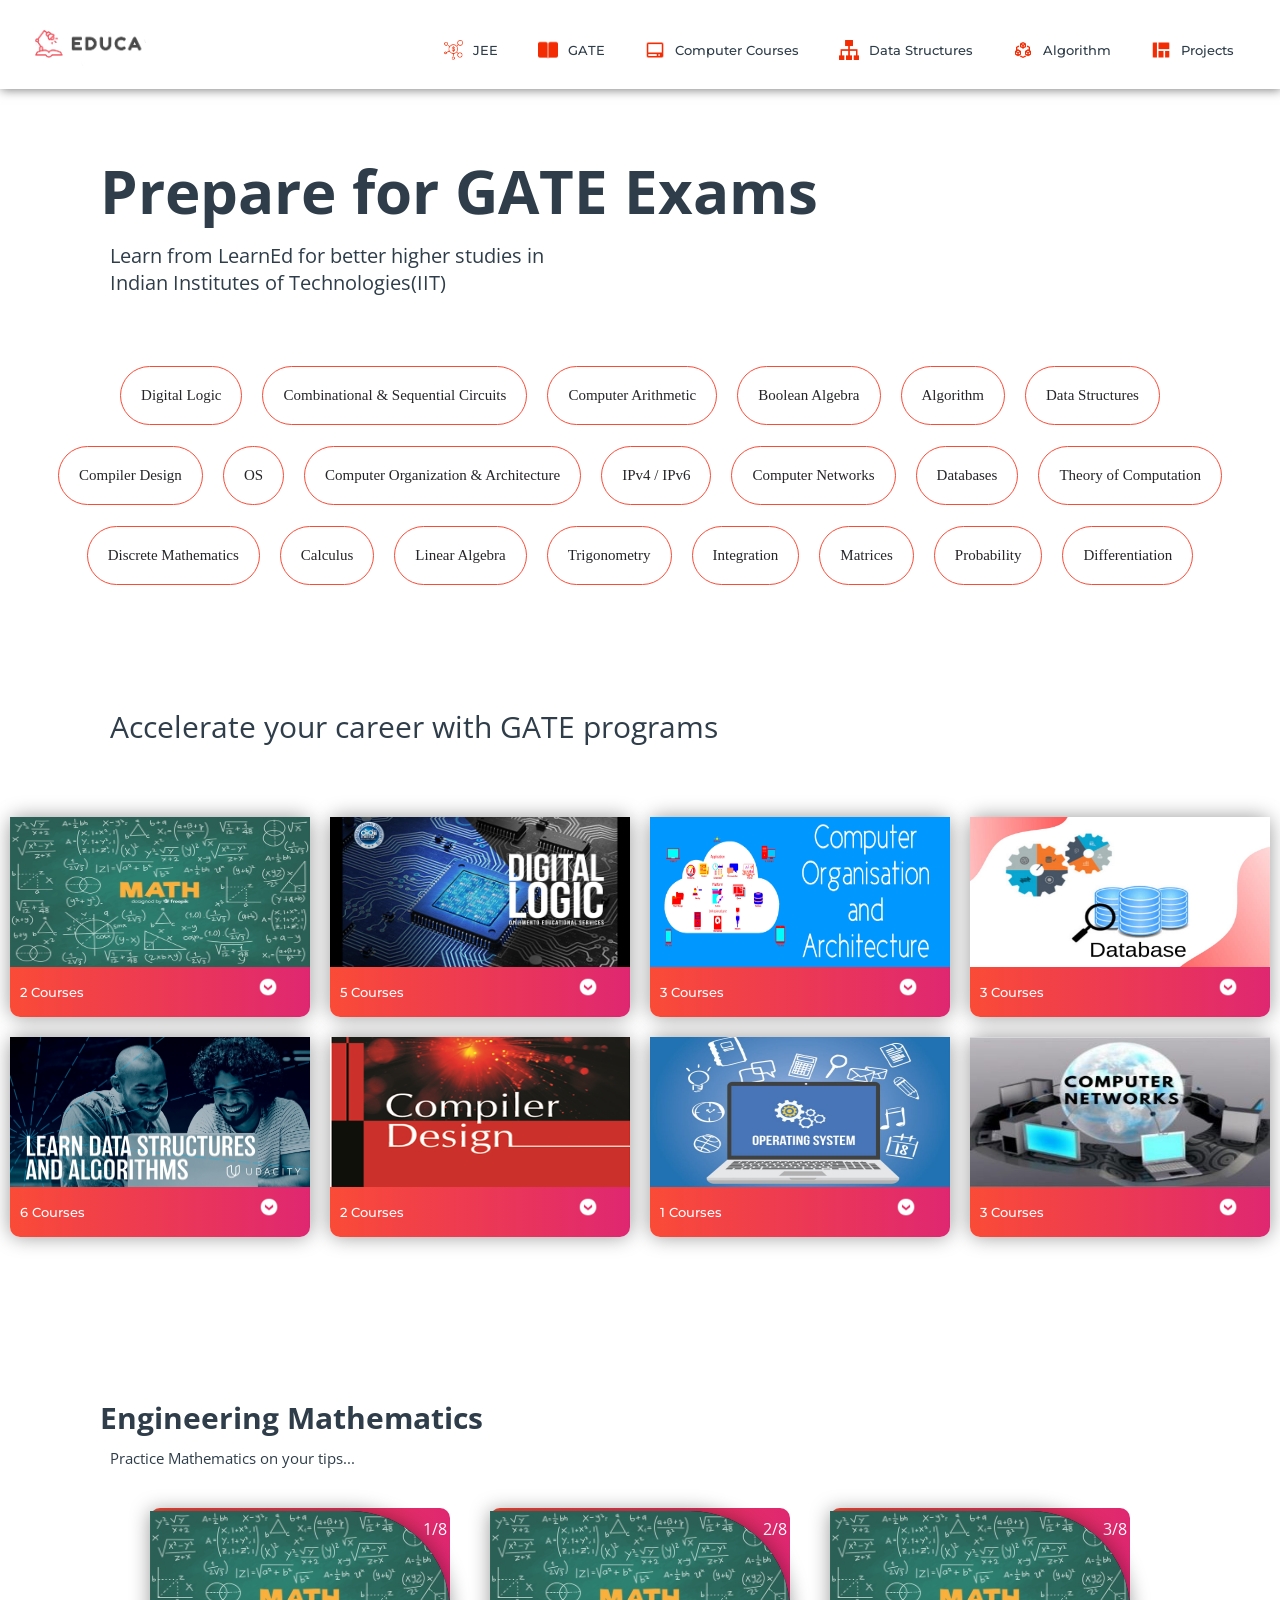
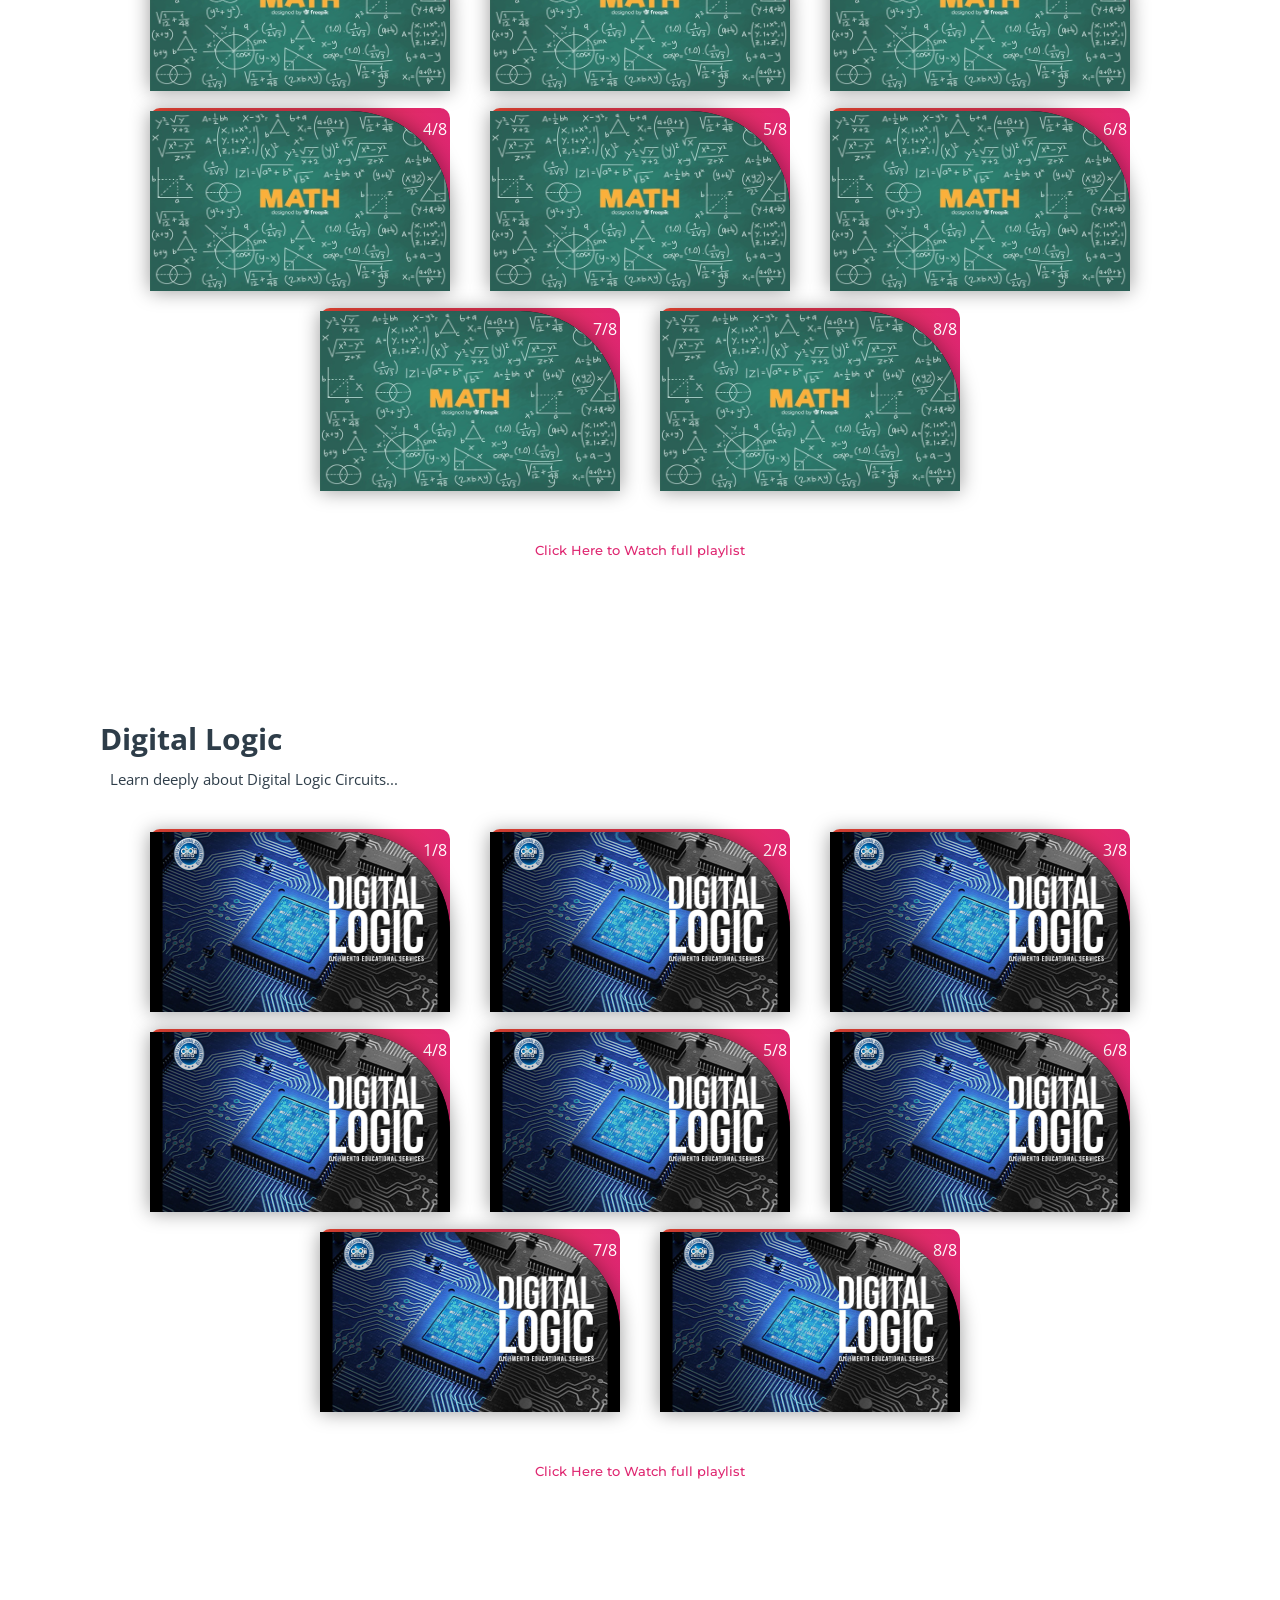
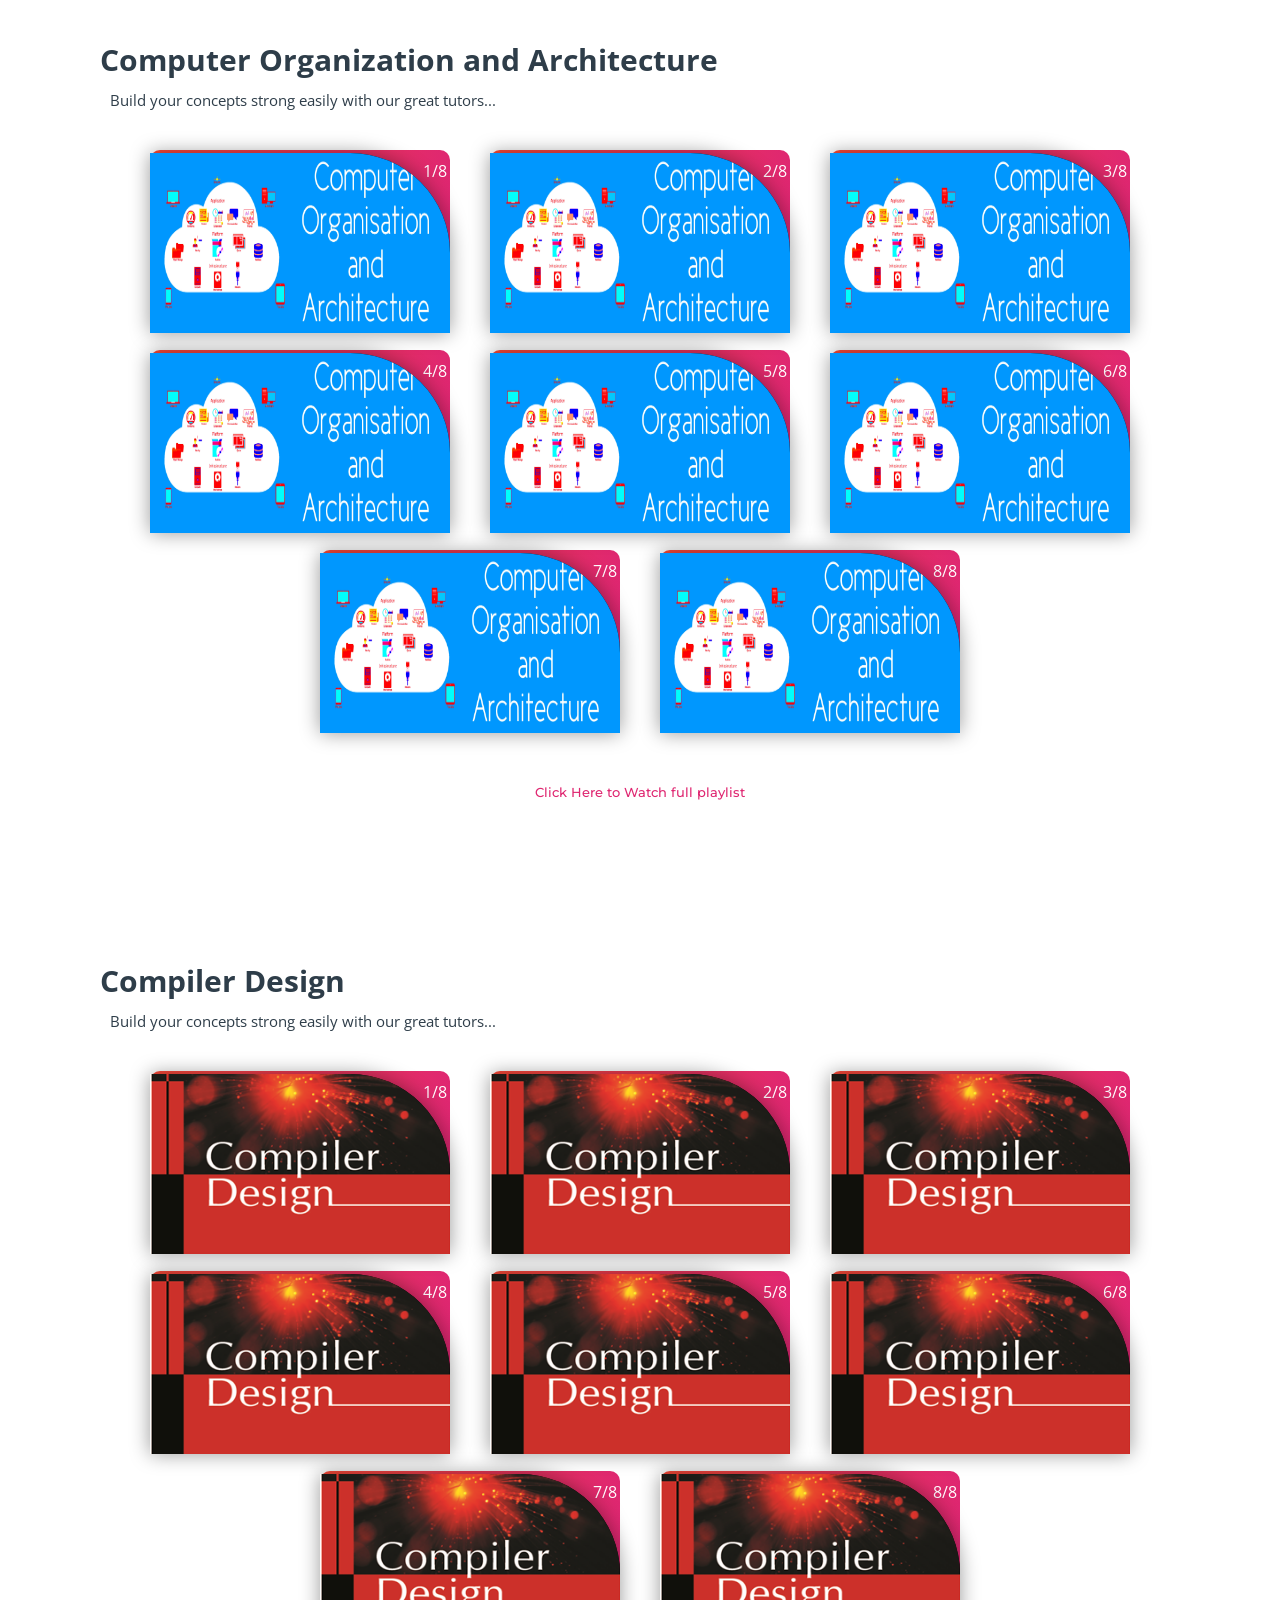
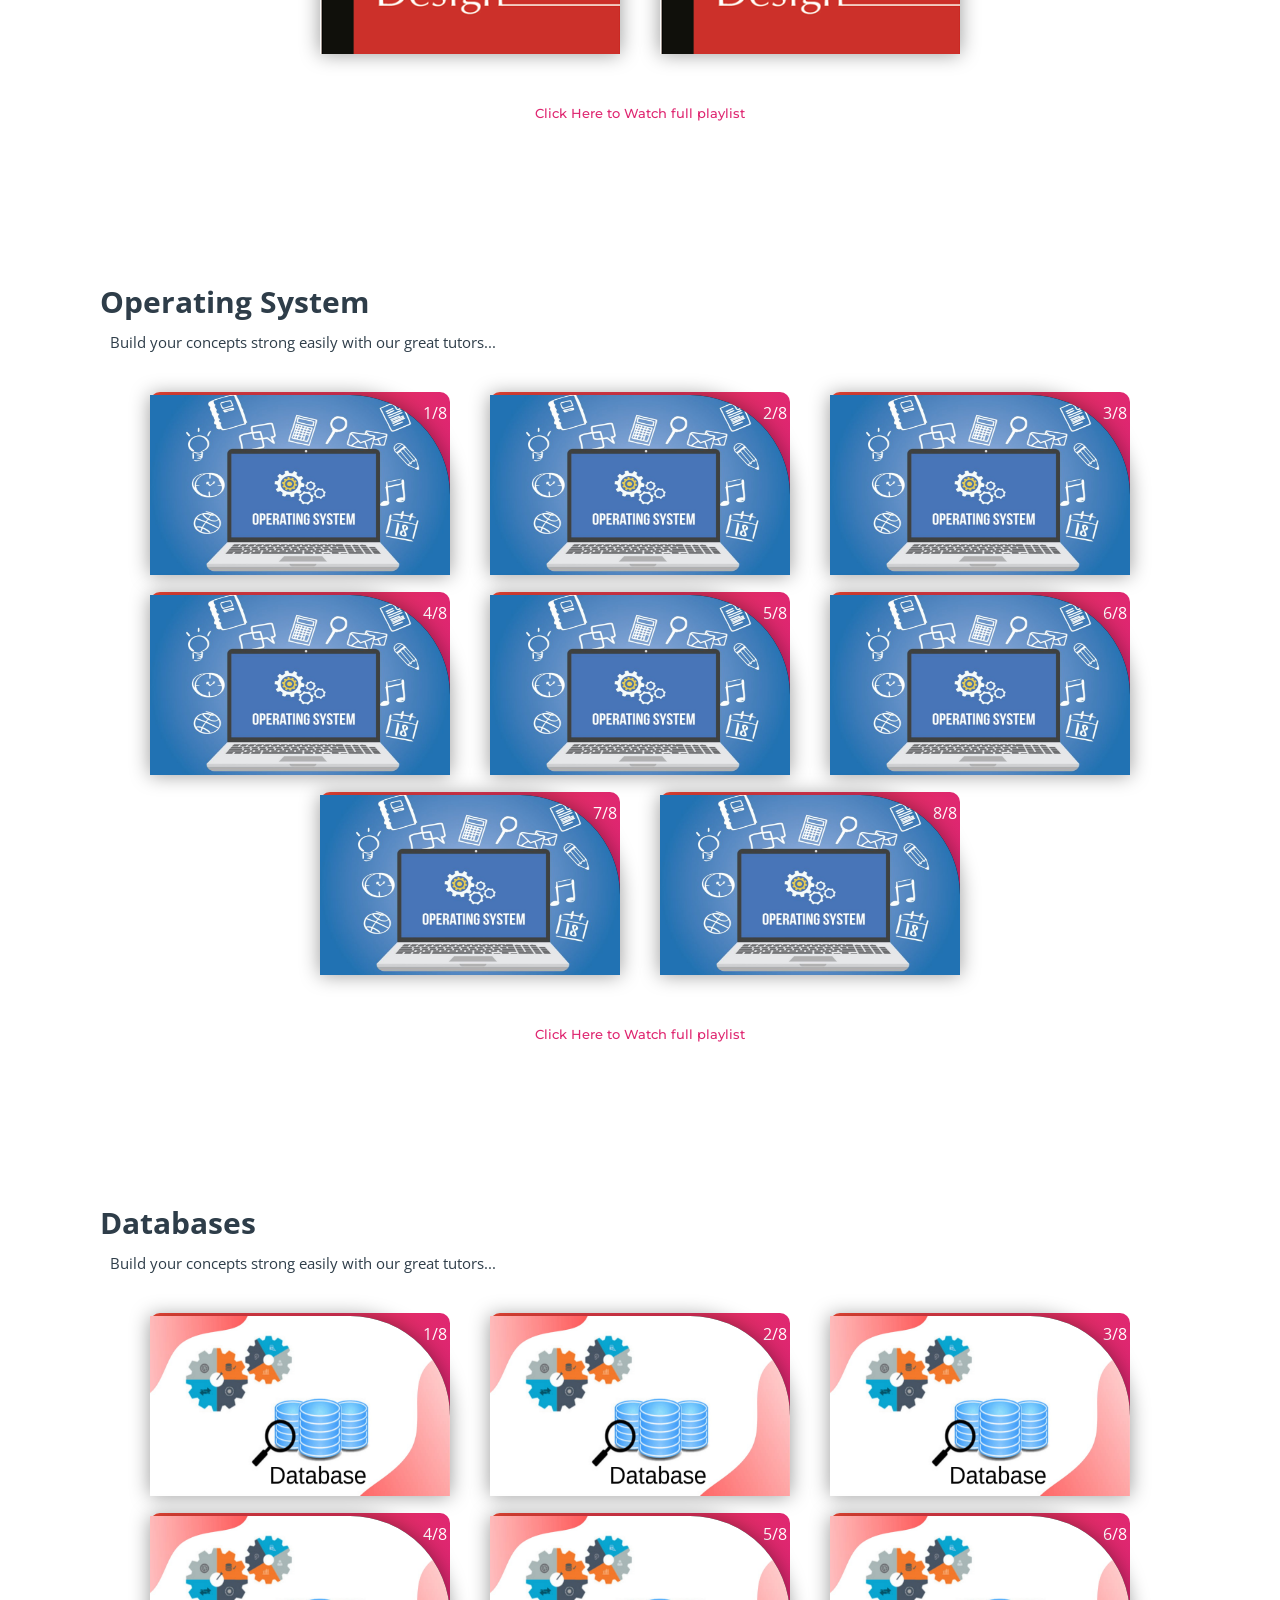
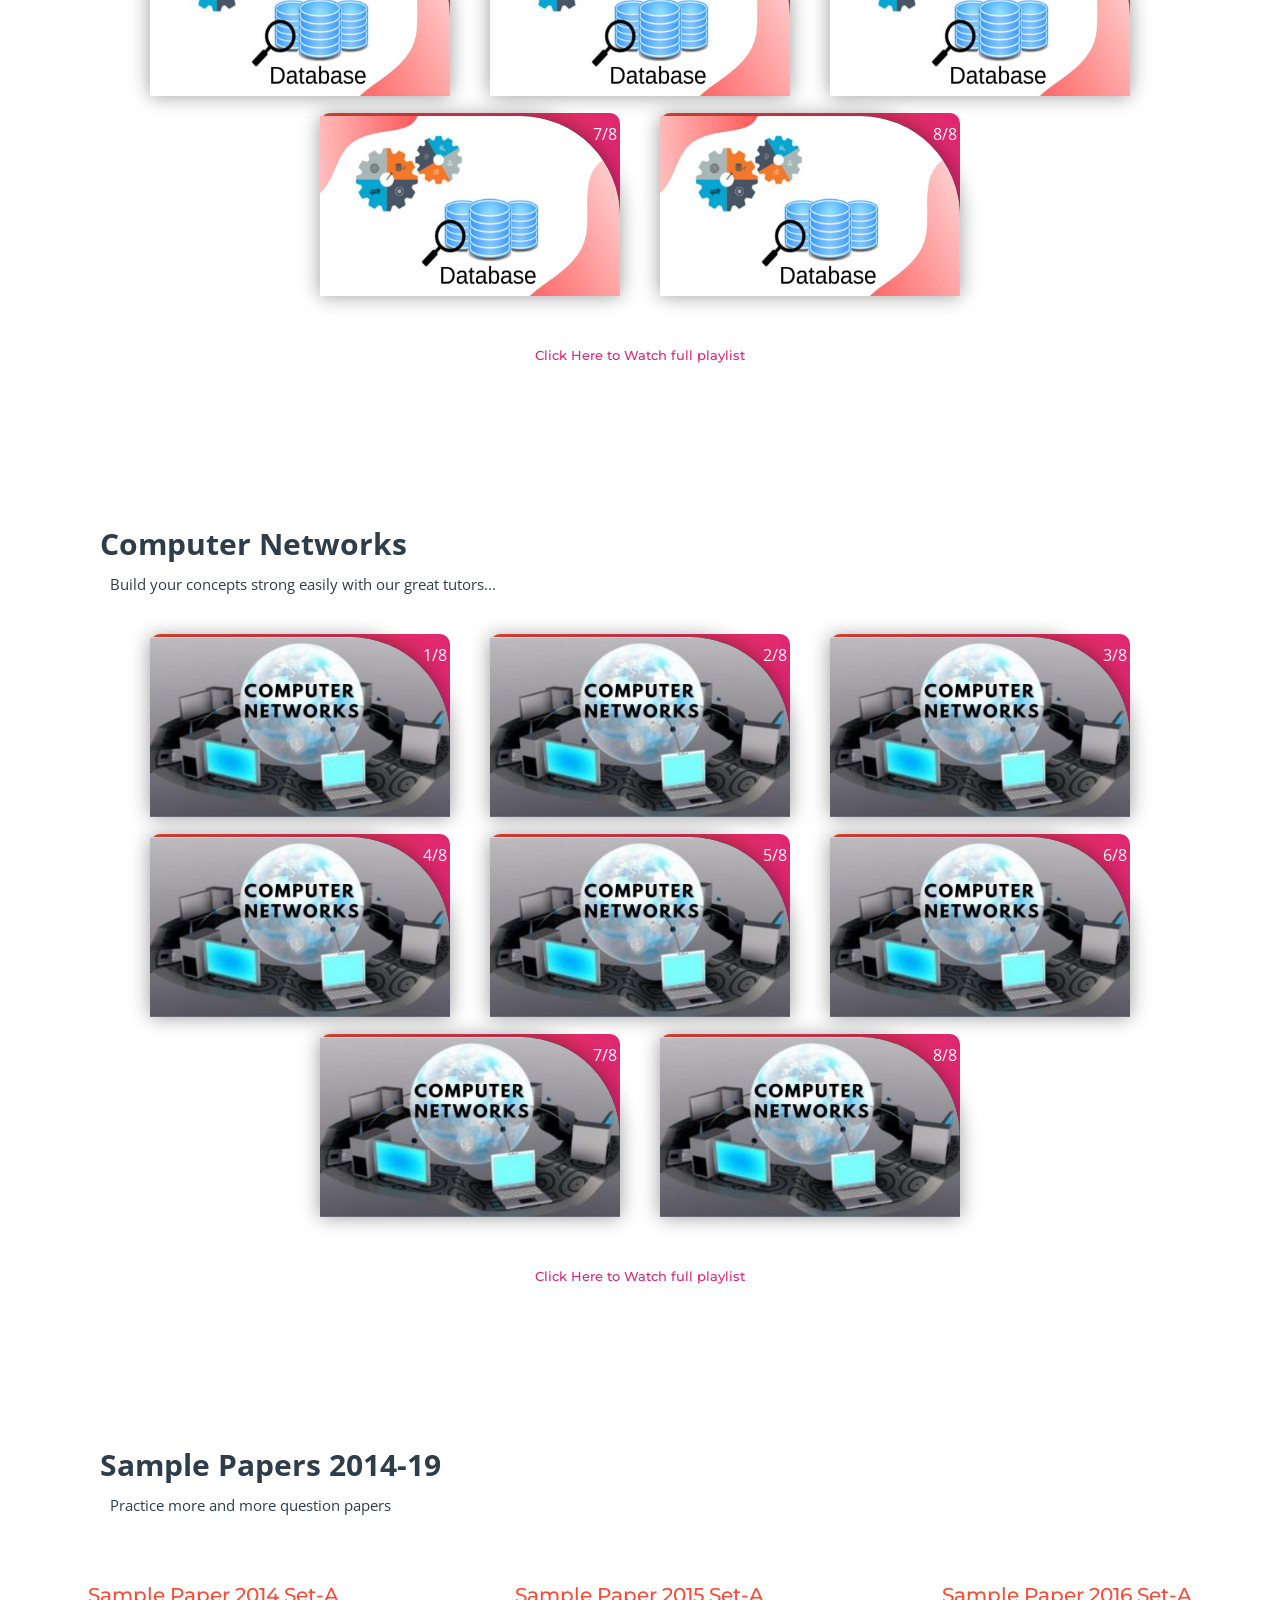
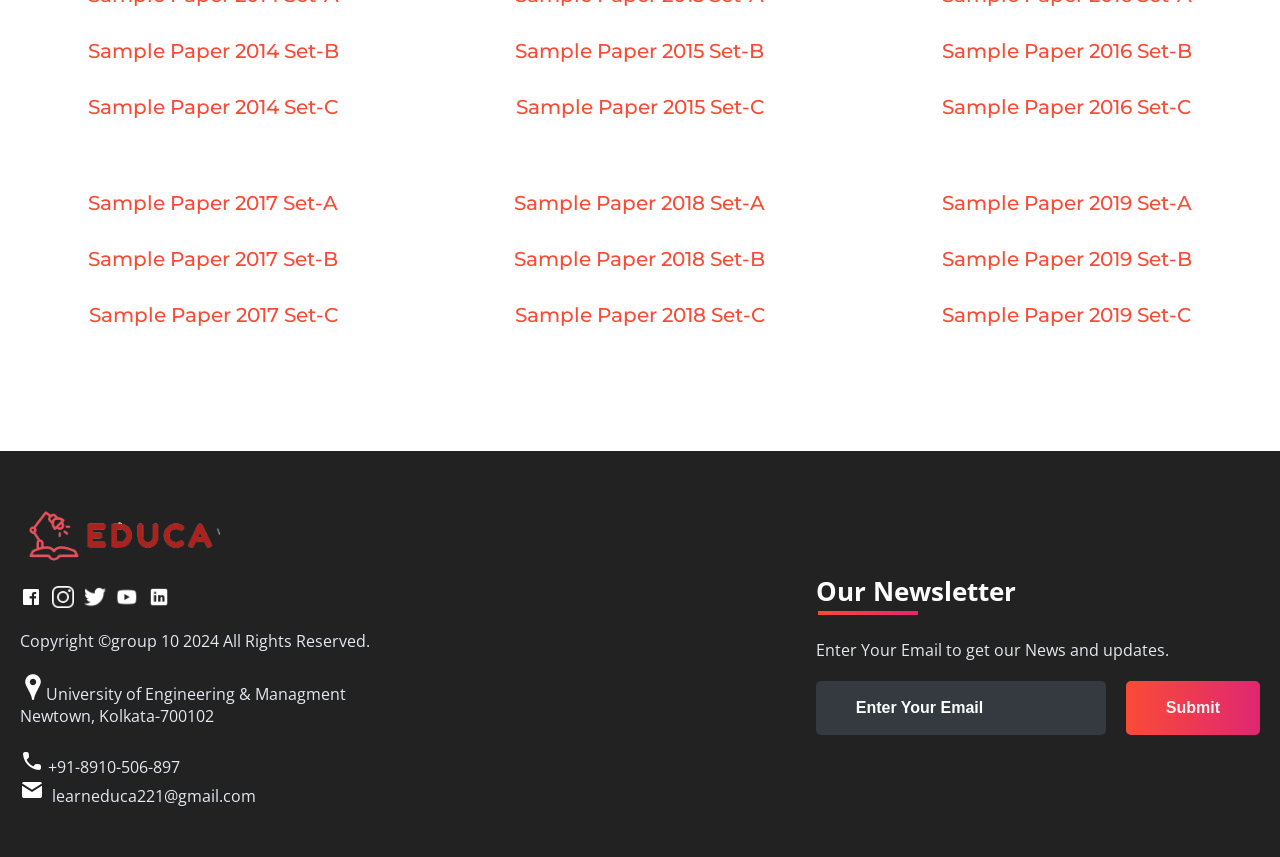
<file: subjects/gate.html>
<!DOCTYPE html>
<html>
<head>
	<link rel="shortcut icon" type="png" href="../images/icon/favicon.png">
	<title>Prepare for GATE</title>
	<link rel="stylesheet" type="text/css" href="subjects.css">
	<script type="text/javascript" src="../script.js"></script>
</head>
<body>

<!-- NAVIGATION -->
	<header>
		<div class="nav" id="nav">
			<div id="learned-logo">
			<a href="../index.html"><img src="../images/icon/logo.png" style="width: 120px;"></a></div>
			<div class="switch-tab" id="switch-tab" onclick="switchTAB()"><img src="../images/icon/menu.png"></div>
			<ul id="list-switch">
				<li><a href="jee.html"><img src="../images/courses/d1.png" class="icon">JEE</a></li>
				<li><a href="#"><img src="../images/courses/paper.png" class="icon">GATE</a></li>
				<li><a href="computer_courses.html"><img src="../images/courses/computer.png" class="icon">Computer Courses</a></li>
				<li><a href="computer_courses.html#data"><img src="../images/courses/data.png" class="icon">Data Structures</a></li>
				<li><a href="computer_courses.html#algo"><img src="../images/courses/algo.png" class="icon">Algorithm</a></li>
				<li><a href="computer_courses.html#projects"><img src="../images/courses/projects.png" class="icon">Projects</a></li>
			</ul>
			<div class="search" id="search-switch">
				<input type="text" placeholder="Search" class="srch"><button id="srchbtn"><img src="../images/icon/search.png"></button>
			</div>
		</div>
	</header>


<!-- Main Title of the Page -->
	<div class="title">
		<span>Prepare for GATE Exams</span>
		<div class="shortdesc">
			<p>Learn from LearnEd for better higher studies in<br> Indian Institutes of Technologies(IIT)</p>
		</div>
	</div>


<!-- Some KeyWords related to topic -->
	<div class="course">
		<div class="cbox">
		<div class="det"><a href="#digital">Digital Logic</a></div>
		<div class="det"><a href="https://en.wikipedia.org/wiki/Sequential_logic" target="_blank">Combinational & Sequential Circuits</a></div>
		<div class="det"><a href="https://en.wikipedia.org/wiki/ALU" target="_blank">Computer Arithmetic</a></div>
		<div class="det"><a href="https://en.wikipedia.org/wiki/Boolean_algebra" target="_blank">Boolean Algebra</a></div>
		<div class="det"><a href="computer_courses.html#algo">Algorithm</a></div>
		<div class="det"><a href="computer_courses.html#data">Data Structures</a></div>
		</div>
		<div class="cbox">
		<div class="det"><a href="#compiler">Compiler Design</a></div>
		<div class="det"><a href="#os">OS</a></div>
		<div class="det"><a href="#coaa">Computer Organization & Architecture</a></div>
		<div class="det"><a href="https://en.wikipedia.org/wiki/IPv4" target="_blank">IPv4 / IPv6</a></div>
		<div class="det"><a href="#cn">Computer Networks</a></div>
		<div class="det"><a href="#database">Databases</a></div>
		<div class="det"><a href="https://en.wikipedia.org/wiki/Theory_of_computation" target="_blank">Theory of Computation</a></div>
		</div>
		<div class="cbox">
		<div class="det"><a href="#math">Discrete Mathematics</a></div>
		<div class="det"><a href="#math">Calculus</a></div>
		<div class="det"><a href="#math">Linear Algebra</a></div>
		<div class="det"><a href="#math">Trigonometry</a></div>
		<div class="det"><a href="#math">Integration</a></div>
		<div class="det"><a href="#math">Matrices</a></div>
		<div class="det"><a href="#math">Probability</a></div>
		<div class="det"><a href="#math">Differentiation</a></div>
		</div>
	</div>


<!-- Courses Available -->
	<div class="inbt">
		Accelerate your career with GATE programs
	</div>

	<div class="ccard">
	<center>
		<div class="ccardbox">
			<div class="dcard">
				<div class="fpart"><img src="../images/courses/math.jpg"></div>
				<a href="#math"><div class="spart">2 Courses <img src="../images/icon/dropdown.png"></div></a>
			</div>
			<div class="dcard">
				<div class="fpart"><img src="../images/courses/digital.jpg"></div>
				<a href="#digital"><div class="spart">5 Courses <img src="../images/icon/dropdown.png"></div></a>
			</div>
			<div class="dcard">
				<div class="fpart"><img src="../images/courses/coaa.jpg"></div>
				<a href="#coaa"><div class="spart">3 Courses <img src="../images/icon/dropdown.png"></div></a>
			</div>
			<div class="dcard">
				<div class="fpart"><img src="../images/courses/database.jpg"></div>
				<a href="#database"><div class="spart">3 Courses <img src="../images/icon/dropdown.png"></div></a>
			</div>
			<div class="dcard">
				<div class="fpart"><img src="../images/courses/data-algo.jpg"></div>
				<a href="computer_courses.html#data"><div class="spart">6 Courses <img src="../images/icon/dropdown.png"></div></a>
			</div>
			<div class="dcard">
				<div class="fpart"><img src="../images/courses/compiler.jpg"></div>
				<a href="#compiler"><div class="spart">2 Courses <img src="../images/icon/dropdown.png"></div></a>
			</div>
			<div class="dcard">
				<div class="fpart"><img src="../images/courses/os.jpg"></div>
				<a href="#os"><div class="spart">1 Courses <img src="../images/icon/dropdown.png"></div></a>
			</div>
			<div class="dcard">
				<div class="fpart"><img src="../images/courses/cn.jpg"></div>
				<a href="#cn"><div class="spart">3 Courses <img src="../images/icon/dropdown.png"></div></a>
			</div>
		</div>
	</center>
	</div>


<!-- Videos on ENGINEERING MATHEMATICS Lectures -->

	<div class="title2" id="math">
		<span>Engineering Mathematics</span>
		<div class="shortdesc2">
			<p>Practice Mathematics on your tips...</p>
		</div>
	</div>
	
	<center>
		<div class="ccardbox2">
			<div class="dcard2"><span class="tag" >1/8</span>
				<div class="fpart2"><img src="../images/courses/math.jpg">
					<iframe src="https://www.youtube.com/embed/xxGyTHWrHZg" frameborder="0" allow="accelerometer; autoplay; encrypted-media; gyroscope; picture-in-picture" allowfullscreen></iframe>
				</div>
			</div>
			<div class="dcard2"><span class="tag" >2/8</span>
				<div class="fpart2"><img src="../images/courses/math.jpg">
					<iframe src="https://www.youtube.com/embed/xxGyTHWrHZg" frameborder="0" allow="accelerometer; autoplay; encrypted-media; gyroscope; picture-in-picture" allowfullscreen></iframe>
				</div>
			</div>
			<div class="dcard2"><span class="tag" >3/8</span>
				<div class="fpart2"><img src="../images/courses/math.jpg">
					<iframe src="https://www.youtube.com/embed/xxGyTHWrHZg" frameborder="0" allow="accelerometer; autoplay; encrypted-media; gyroscope; picture-in-picture" allowfullscreen></iframe>
				</div>
			</div>
			<div class="dcard2"><span class="tag" >4/8</span>
				<div class="fpart2"><img src="../images/courses/math.jpg">
					<iframe src="https://www.youtube.com/embed/xxGyTHWrHZg" frameborder="0" allow="accelerometer; autoplay; encrypted-media; gyroscope; picture-in-picture" allowfullscreen></iframe>
				</div>
			</div>
		
			<div class="dcard2"><span class="tag" >5/8</span>
				<div class="fpart2"><img src="../images/courses/math.jpg">
					<iframe src="https://www.youtube.com/embed/xxGyTHWrHZg" frameborder="0" allow="accelerometer; autoplay; encrypted-media; gyroscope; picture-in-picture" allowfullscreen></iframe>
				</div>
			</div>
			<div class="dcard2"><span class="tag" >6/8</span>
				<div class="fpart2"><img src="../images/courses/math.jpg">
					<iframe src="https://www.youtube.com/embed/xxGyTHWrHZg" frameborder="0" allow="accelerometer; autoplay; encrypted-media; gyroscope; picture-in-picture" allowfullscreen></iframe>
				</div>
			</div>
			<div class="dcard2"><span class="tag" >7/8</span>
				<div class="fpart2"><img src="../images/courses/math.jpg">
					<iframe src="https://www.youtube.com/embed/xxGyTHWrHZg" frameborder="0" allow="accelerometer; autoplay; encrypted-media; gyroscope; picture-in-picture" allowfullscreen></iframe>
				</div>
			</div>
			<div class="dcard2"><span class="tag" >8/8</span>
				<div class="fpart2"><img src="../images/courses/math.jpg">
					<iframe src="https://www.youtube.com/embed/xxGyTHWrHZg" frameborder="0" allow="accelerometer; autoplay; encrypted-media; gyroscope; picture-in-picture" allowfullscreen></iframe>
				</div>
			</div>
		</div>
	</center>
<br><br>
	<div class="click-me">
		<a href="https://www.youtube.com/watch?v=xxGyTHWrHZg" target="_blank">Click Here to Watch full playlist</a>
	</div>



<!-- Videos on DIGITAL LOGIC Lectures -->

	<div class="title2" id="digital">
		<span>Digital Logic</span>
		<div class="shortdesc2">
			<p>Learn deeply about Digital Logic Circuits...</p>
		</div>
	</div>
	<center>
		<div class="ccardbox2">
			<div class="dcard2"><span class="tag" >1/8</span>
				<div class="fpart2"><img src="../images/courses/digital.jpg">
					<iframe src="https://www.youtube.com/embed/-M7oIM8hKSU" frameborder="0" allow="accelerometer; autoplay; encrypted-media; gyroscope; picture-in-picture" allowfullscreen></iframe>
				</div>
			</div>
			<div class="dcard2"><span class="tag" >2/8</span>
				<div class="fpart2"><img src="../images/courses/digital.jpg">
					<iframe src="https://www.youtube.com/embed/-M7oIM8hKSU" frameborder="0" allow="accelerometer; autoplay; encrypted-media; gyroscope; picture-in-picture" allowfullscreen></iframe>
				</div>
			</div>
			<div class="dcard2"><span class="tag" >3/8</span>
				<div class="fpart2"><img src="../images/courses/digital.jpg">
					<iframe src="https://www.youtube.com/embed/-M7oIM8hKSU" frameborder="0" allow="accelerometer; autoplay; encrypted-media; gyroscope; picture-in-picture" allowfullscreen></iframe>
				</div>
			</div>
			<div class="dcard2"><span class="tag" >4/8</span>
				<div class="fpart2"><img src="../images/courses/digital.jpg">
					<iframe src="https://www.youtube.com/embed/-M7oIM8hKSU" frameborder="0" allow="accelerometer; autoplay; encrypted-media; gyroscope; picture-in-picture" allowfullscreen></iframe>
				</div>
			</div>
		
			<div class="dcard2"><span class="tag" >5/8</span>
				<div class="fpart2"><img src="../images/courses/digital.jpg">
					<iframe src="https://www.youtube.com/embed/-M7oIM8hKSU" frameborder="0" allow="accelerometer; autoplay; encrypted-media; gyroscope; picture-in-picture" allowfullscreen></iframe>
				</div>
			</div>
			<div class="dcard2"><span class="tag" >6/8</span>
				<div class="fpart2"><img src="../images/courses/digital.jpg">
					<iframe src="https://www.youtube.com/embed/-M7oIM8hKSU" frameborder="0" allow="accelerometer; autoplay; encrypted-media; gyroscope; picture-in-picture" allowfullscreen></iframe>
				</div>
			</div>
			<div class="dcard2"><span class="tag" >7/8</span>
				<div class="fpart2"><img src="../images/courses/digital.jpg">
					<iframe src="https://www.youtube.com/embed/-M7oIM8hKSU" frameborder="0" allow="accelerometer; autoplay; encrypted-media; gyroscope; picture-in-picture" allowfullscreen></iframe>
				</div>
			</div>
			<div class="dcard2"><span class="tag" >8/8</span>
				<div class="fpart2"><img src="../images/courses/digital.jpg">
					<iframe src="https://www.youtube.com/embed/-M7oIM8hKSU" frameborder="0" allow="accelerometer; autoplay; encrypted-media; gyroscope; picture-in-picture" allowfullscreen></iframe>
				</div>
			</div>
		</div>
	</center>
<br><br>
	<div class="click-me">
		<a href="https://youtu.be/-M7oIM8hKSU" target="_blank">Click Here to Watch full playlist</a>
	</div>



<!-- Videos on COMPUTER ORGANIZATION and ARCHITECTURE Lectures -->

	<div class="title2" id="coaa">
		<span>Computer Organization and Architecture</span>
		<div class="shortdesc2">
			<p>Build your concepts strong easily with our great tutors...</p>
		</div>
	</div>
	<center>
		<div class="ccardbox2">
			<div class="dcard2"><span class="tag" >1/8</span>
				<div class="fpart2"><img src="../images/courses/coaa.jpg">
					<iframe src="https://www.youtube.com/embed/q6oiRtKTpX4" frameborder="0" allow="accelerometer; autoplay; encrypted-media; gyroscope; picture-in-picture" allowfullscreen></iframe>
				</div>
			</div>
			<div class="dcard2"><span class="tag" >2/8</span>
				<div class="fpart2"><img src="../images/courses/coaa.jpg">
					<iframe src="https://www.youtube.com/embed/q6oiRtKTpX4" frameborder="0" allow="accelerometer; autoplay; encrypted-media; gyroscope; picture-in-picture" allowfullscreen></iframe>
				</div>
			</div>
			<div class="dcard2"><span class="tag" >3/8</span>
				<div class="fpart2"><img src="../images/courses/coaa.jpg">
					<iframe src="https://www.youtube.com/embed/q6oiRtKTpX4" frameborder="0" allow="accelerometer; autoplay; encrypted-media; gyroscope; picture-in-picture" allowfullscreen></iframe>
				</div>
			</div>
			<div class="dcard2"><span class="tag" >4/8</span>
				<div class="fpart2"><img src="../images/courses/coaa.jpg">
					<iframe src="https://www.youtube.com/embed/q6oiRtKTpX4" frameborder="0" allow="accelerometer; autoplay; encrypted-media; gyroscope; picture-in-picture" allowfullscreen></iframe>
				</div>
			</div>
		
			<div class="dcard2"><span class="tag" >5/8</span>
				<div class="fpart2"><img src="../images/courses/coaa.jpg">
					<iframe src="https://www.youtube.com/embed/q6oiRtKTpX4" frameborder="0" allow="accelerometer; autoplay; encrypted-media; gyroscope; picture-in-picture" allowfullscreen></iframe>
				</div>
			</div>
			<div class="dcard2"><span class="tag" >6/8</span>
				<div class="fpart2"><img src="../images/courses/coaa.jpg">
					<iframe src="https://www.youtube.com/embed/q6oiRtKTpX4" frameborder="0" allow="accelerometer; autoplay; encrypted-media; gyroscope; picture-in-picture" allowfullscreen></iframe>
				</div>
			</div>
			<div class="dcard2"><span class="tag" >7/8</span>
				<div class="fpart2"><img src="../images/courses/coaa.jpg">
					<iframe src="https://www.youtube.com/embed/q6oiRtKTpX4" frameborder="0" allow="accelerometer; autoplay; encrypted-media; gyroscope; picture-in-picture" allowfullscreen></iframe>
				</div>
			</div>
			<div class="dcard2"><span class="tag" >8/8</span>
				<div class="fpart2"><img src="../images/courses/coaa.jpg">
					<iframe src="https://www.youtube.com/embed/q6oiRtKTpX4" frameborder="0" allow="accelerometer; autoplay; encrypted-media; gyroscope; picture-in-picture" allowfullscreen></iframe>
				</div>
			</div>
		</div>
	</center>
<br><br>
	<div class="click-me">
		<a href="https://youtu.be/q6oiRtKTpX4" target="_blank">Click Here to Watch full playlist</a>
	</div>



<!-- Videos on COMPILER Lectures -->

	<div class="title2" id="compiler">
		<span>Compiler Design</span>
		<div class="shortdesc2">
			<p>Build your concepts strong easily with our great tutors...</p>
		</div>
	</div>
	<center>
		<div class="ccardbox2">
			<div class="dcard2"><span class="tag" >1/8</span>
				<div class="fpart2"><img src="../images/courses/compiler.jpg">
					<iframe src="https://www.youtube.com/embed/yNZIhF6pxjM" frameborder="0" allow="accelerometer; autoplay; encrypted-media; gyroscope; picture-in-picture" allowfullscreen></iframe>
				</div>
			</div>
			<div class="dcard2"><span class="tag" >2/8</span>
				<div class="fpart2"><img src="../images/courses/compiler.jpg">
					<iframe src="https://www.youtube.com/embed/yNZIhF6pxjM" frameborder="0" allow="accelerometer; autoplay; encrypted-media; gyroscope; picture-in-picture" allowfullscreen></iframe>
				</div>
			</div>
			<div class="dcard2"><span class="tag" >3/8</span>
				<div class="fpart2"><img src="../images/courses/compiler.jpg">
					<iframe src="https://www.youtube.com/embed/yNZIhF6pxjM" frameborder="0" allow="accelerometer; autoplay; encrypted-media; gyroscope; picture-in-picture" allowfullscreen></iframe>
				</div>
			</div>
			<div class="dcard2"><span class="tag" >4/8</span>
				<div class="fpart2"><img src="../images/courses/compiler.jpg">
					<iframe src="https://www.youtube.com/embed/yNZIhF6pxjM" frameborder="0" allow="accelerometer; autoplay; encrypted-media; gyroscope; picture-in-picture" allowfullscreen></iframe>
				</div>
			</div>
		
			<div class="dcard2"><span class="tag" >5/8</span>
				<div class="fpart2"><img src="../images/courses/compiler.jpg">
					<iframe src="https://www.youtube.com/embed/yNZIhF6pxjM" frameborder="0" allow="accelerometer; autoplay; encrypted-media; gyroscope; picture-in-picture" allowfullscreen></iframe>
				</div>
			</div>
			<div class="dcard2"><span class="tag" >6/8</span>
				<div class="fpart2"><img src="../images/courses/compiler.jpg">
					<iframe src="https://www.youtube.com/embed/yNZIhF6pxjM" frameborder="0" allow="accelerometer; autoplay; encrypted-media; gyroscope; picture-in-picture" allowfullscreen></iframe>
				</div>
			</div>
			<div class="dcard2"><span class="tag" >7/8</span>
				<div class="fpart2"><img src="../images/courses/compiler.jpg">
					<iframe src="https://www.youtube.com/embed/yNZIhF6pxjM" frameborder="0" allow="accelerometer; autoplay; encrypted-media; gyroscope; picture-in-picture" allowfullscreen></iframe>
				</div>
			</div>
			<div class="dcard2"><span class="tag" >8/8</span>
				<div class="fpart2"><img src="../images/courses/compiler.jpg">
					<iframe src="https://www.youtube.com/embed/yNZIhF6pxjM" frameborder="0" allow="accelerometer; autoplay; encrypted-media; gyroscope; picture-in-picture" allowfullscreen></iframe>
				</div>
			</div>
		</div>
	</center>
<br><br>
	<div class="click-me">
		<a href="https://youtu.be/yNZIhF6pxjM" target="_blank">Click Here to Watch full playlist</a>
	</div>



<!-- Videos on OPERATING SYSTEM Lectures -->


<div class="title2" id="os">
		<span>Operating System</span>
		<div class="shortdesc2">
			<p>Build your concepts strong easily with our great tutors...</p>
		</div>
	</div>
	<center>
		<div class="ccardbox2">
			<div class="dcard2"><span class="tag" >1/8</span>
				<div class="fpart2"><img src="../images/courses/os.jpg">
					<iframe src="https://www.youtube.com/embed/vBURTt97EkA" frameborder="0" allow="accelerometer; autoplay; encrypted-media; gyroscope; picture-in-picture" allowfullscreen></iframe>
				</div>
			</div>
			<div class="dcard2"><span class="tag" >2/8</span>
				<div class="fpart2"><img src="../images/courses/os.jpg">
					<iframe src="https://www.youtube.com/embed/vBURTt97EkA" frameborder="0" allow="accelerometer; autoplay; encrypted-media; gyroscope; picture-in-picture" allowfullscreen></iframe>
				</div>
			</div>
			<div class="dcard2"><span class="tag" >3/8</span>
				<div class="fpart2"><img src="../images/courses/os.jpg">
					<iframe src="https://www.youtube.com/embed/vBURTt97EkA" frameborder="0" allow="accelerometer; autoplay; encrypted-media; gyroscope; picture-in-picture" allowfullscreen></iframe>
				</div>
			</div>
			<div class="dcard2"><span class="tag" >4/8</span>
				<div class="fpart2"><img src="../images/courses/os.jpg">
					<iframe src="https://www.youtube.com/embed/vBURTt97EkA" frameborder="0" allow="accelerometer; autoplay; encrypted-media; gyroscope; picture-in-picture" allowfullscreen></iframe>
				</div>
			</div>
		
			<div class="dcard2"><span class="tag" >5/8</span>
				<div class="fpart2"><img src="../images/courses/os.jpg">
					<iframe src="https://www.youtube.com/embed/vBURTt97EkA" frameborder="0" allow="accelerometer; autoplay; encrypted-media; gyroscope; picture-in-picture" allowfullscreen></iframe>
				</div>
			</div>
			<div class="dcard2"><span class="tag" >6/8</span>
				<div class="fpart2"><img src="../images/courses/os.jpg">
					<iframe src="https://www.youtube.com/embed/vBURTt97EkA" frameborder="0" allow="accelerometer; autoplay; encrypted-media; gyroscope; picture-in-picture" allowfullscreen></iframe>
				</div>
			</div>
			<div class="dcard2"><span class="tag" >7/8</span>
				<div class="fpart2"><img src="../images/courses/os.jpg">
					<iframe src="https://www.youtube.com/embed/vBURTt97EkA" frameborder="0" allow="accelerometer; autoplay; encrypted-media; gyroscope; picture-in-picture" allowfullscreen></iframe>
				</div>
			</div>
			<div class="dcard2"><span class="tag" >8/8</span>
				<div class="fpart2"><img src="../images/courses/os.jpg">
					<iframe src="https://www.youtube.com/embed/vBURTt97EkA" frameborder="0" allow="accelerometer; autoplay; encrypted-media; gyroscope; picture-in-picture" allowfullscreen></iframe>
				</div>
			</div>
		</div>
	</center>

<br><br>
	<div class="click-me">
		<a href="https://youtu.be/vBURTt97EkA" target="_blank">Click Here to Watch full playlist</a>
	</div>


<!-- Videos on DATABASE Lectures -->

<div class="title2" id="database">
		<span>Databases</span>
		<div class="shortdesc2">
			<p>Build your concepts strong easily with our great tutors...</p>
		</div>
	</div>
	<center>
		<div class="ccardbox2">
			<div class="dcard2"><span class="tag" >1/8</span>
				<div class="fpart2"><img src="../images/courses/database.jpg">
					<iframe src="https://www.youtube.com/embed/wR0jg0eQsZA" frameborder="0" allow="accelerometer; autoplay; encrypted-media; gyroscope; picture-in-picture" allowfullscreen></iframe>
				</div>
			</div>
			<div class="dcard2"><span class="tag" >2/8</span>
				<div class="fpart2"><img src="../images/courses/database.jpg">
					<iframe src="https://www.youtube.com/embed/wR0jg0eQsZA" frameborder="0" allow="accelerometer; autoplay; encrypted-media; gyroscope; picture-in-picture" allowfullscreen></iframe>
				</div>
			</div>
			<div class="dcard2"><span class="tag" >3/8</span>
				<div class="fpart2"><img src="../images/courses/database.jpg">
					<iframe src="https://www.youtube.com/embed/wR0jg0eQsZA" frameborder="0" allow="accelerometer; autoplay; encrypted-media; gyroscope; picture-in-picture" allowfullscreen></iframe>
				</div>
			</div>
			<div class="dcard2"><span class="tag" >4/8</span>
				<div class="fpart2"><img src="../images/courses/database.jpg">
					<iframe src="https://www.youtube.com/embed/wR0jg0eQsZA" frameborder="0" allow="accelerometer; autoplay; encrypted-media; gyroscope; picture-in-picture" allowfullscreen></iframe>
				</div>
			</div>
		
			<div class="dcard2"><span class="tag" >5/8</span>
				<div class="fpart2"><img src="../images/courses/database.jpg">
					<iframe src="https://www.youtube.com/embed/wR0jg0eQsZA" frameborder="0" allow="accelerometer; autoplay; encrypted-media; gyroscope; picture-in-picture" allowfullscreen></iframe>
				</div>
			</div>
			<div class="dcard2"><span class="tag" >6/8</span>
				<div class="fpart2"><img src="../images/courses/database.jpg">
					<iframe src="https://www.youtube.com/embed/wR0jg0eQsZA" frameborder="0" allow="accelerometer; autoplay; encrypted-media; gyroscope; picture-in-picture" allowfullscreen></iframe>
				</div>
			</div>
			<div class="dcard2"><span class="tag" >7/8</span>
				<div class="fpart2"><img src="../images/courses/database.jpg">
					<iframe src="https://www.youtube.com/embed/wR0jg0eQsZA" frameborder="0" allow="accelerometer; autoplay; encrypted-media; gyroscope; picture-in-picture" allowfullscreen></iframe>
				</div>
			</div>
			<div class="dcard2"><span class="tag" >8/8</span>
				<div class="fpart2"><img src="../images/courses/database.jpg">
					<iframe src="https://www.youtube.com/embed/wR0jg0eQsZA" frameborder="0" allow="accelerometer; autoplay; encrypted-media; gyroscope; picture-in-picture" allowfullscreen></iframe>
				</div>
			</div>
		</div>
	</center>
<br><br>
	<div class="click-me">
		<a href="https://youtu.be/wR0jg0eQsZA" target="_blank">Click Here to Watch full playlist</a>
	</div>



<!-- Videos on COMPUTER NETWORKS Lectures -->

<div class="title2" id="cn">
		<span>Computer Networks</span>
		<div class="shortdesc2">
			<p>Build your concepts strong easily with our great tutors...</p>
		</div>
	</div>
	<center>
		<div class="ccardbox2">
			<div class="dcard2"><span class="tag" >1/8</span>
				<div class="fpart2"><img src="../images/courses/cn.jpg">
					<iframe src="https://www.youtube.com/embed/qiQR5rTSshw" frameborder="0" allow="accelerometer; autoplay; encrypted-media; gyroscope; picture-in-picture" allowfullscreen></iframe>
				</div>
			</div>
			<div class="dcard2"><span class="tag" >2/8</span>
				<div class="fpart2"><img src="../images/courses/cn.jpg">
					<iframe src="https://www.youtube.com/embed/qiQR5rTSshw" frameborder="0" allow="accelerometer; autoplay; encrypted-media; gyroscope; picture-in-picture" allowfullscreen></iframe>
				</div>
			</div>
			<div class="dcard2"><span class="tag" >3/8</span>
				<div class="fpart2"><img src="../images/courses/cn.jpg">
					<iframe src="https://www.youtube.com/embed/qiQR5rTSshw" frameborder="0" allow="accelerometer; autoplay; encrypted-media; gyroscope; picture-in-picture" allowfullscreen></iframe>
				</div>
			</div>
			<div class="dcard2"><span class="tag" >4/8</span>
				<div class="fpart2"><img src="../images/courses/cn.jpg">
					<iframe src="https://www.youtube.com/embed/qiQR5rTSshw" frameborder="0" allow="accelerometer; autoplay; encrypted-media; gyroscope; picture-in-picture" allowfullscreen></iframe>
				</div>
			</div>
		
			<div class="dcard2"><span class="tag" >5/8</span>
				<div class="fpart2"><img src="../images/courses/cn.jpg">
					<iframe src="https://www.youtube.com/embed/qiQR5rTSshw" frameborder="0" allow="accelerometer; autoplay; encrypted-media; gyroscope; picture-in-picture" allowfullscreen></iframe>
				</div>
			</div>
			<div class="dcard2"><span class="tag" >6/8</span>
				<div class="fpart2"><img src="../images/courses/cn.jpg">
					<iframe src="https://www.youtube.com/embed/qiQR5rTSshw" frameborder="0" allow="accelerometer; autoplay; encrypted-media; gyroscope; picture-in-picture" allowfullscreen></iframe>
				</div>
			</div>
			<div class="dcard2"><span class="tag" >7/8</span>
				<div class="fpart2"><img src="../images/courses/cn.jpg">
					<iframe src="https://www.youtube.com/embed/qiQR5rTSshw" frameborder="0" allow="accelerometer; autoplay; encrypted-media; gyroscope; picture-in-picture" allowfullscreen></iframe>
				</div>
			</div>
			<div class="dcard2"><span class="tag" >8/8</span>
				<div class="fpart2"><img src="../images/courses/cn.jpg">
					<iframe src="https://www.youtube.com/embed/qiQR5rTSshw" frameborder="0" allow="accelerometer; autoplay; encrypted-media; gyroscope; picture-in-picture" allowfullscreen></iframe>
				</div>
			</div>
		</div>
	</center>

<br><br>
	<div class="click-me">
		<a href="https://youtu.be/qiQR5rTSshw" target="_blank">Click Here to Watch full playlist</a>
	</div>

	

<!-- Links for SAMPLE PAPERS of JEE MAINS & ADVANCED -->

	<div class="title2" id="sample_papers">
		<span>Sample Papers 2014-19</span>
		<div class="shortdesc2">
			<p>Practice more and more question papers</p>
		</div>
	</div>

	<div class="sample">
		<ul>
			<li><a href="../samplePapers/p1.pdf" target="_blank">Sample Paper 2014 Set-A</a></li>
			<li><a href="../samplePapers/p1.pdf" target="_blank">Sample Paper 2014 Set-B</a></li>
			<li><a href="../samplePapers/p1.pdf" target="_blank">Sample Paper 2014 Set-C</a></li>
		</ul>
		<ul>
			<li><a href="../samplePapers/p1.pdf" target="_blank">Sample Paper 2015 Set-A</a></li>
			<li><a href="../samplePapers/p1.pdf" target="_blank">Sample Paper 2015 Set-B</a></li>
			<li><a href="../samplePapers/p1.pdf" target="_blank">Sample Paper 2015 Set-C</a></li>
		</ul>
		<ul>
			<li><a href="../samplePapers/p1.pdf" target="_blank">Sample Paper 2016 Set-A</a></li>
			<li><a href="../samplePapers/p1.pdf" target="_blank">Sample Paper 2016 Set-B</a></li>
			<li><a href="../samplePapers/p1.pdf" target="_blank">Sample Paper 2016 Set-C</a></li>
		</ul>
	</div>
	<div class="sample lastSample">
		<ul>
			<li><a href="../samplePapers/p1.pdf" target="_blank">Sample Paper 2017 Set-A</a></li>
			<li><a href="../samplePapers/p1.pdf" target="_blank">Sample Paper 2017 Set-B</a></li>
			<li><a href="../samplePapers/p1.pdf" target="_blank">Sample Paper 2017 Set-C</a></li>
		</ul>
		<ul>
			<li><a href="../samplePapers/p1.pdf" target="_blank">Sample Paper 2018 Set-A</a></li>
			<li><a href="../samplePapers/p1.pdf" target="_blank">Sample Paper 2018 Set-B</a></li>
			<li><a href="../samplePapers/p1.pdf" target="_blank">Sample Paper 2018 Set-C</a></li>
		</ul>
		<ul>
			<li><a href="../samplePapers/p1.pdf" target="_blank">Sample Paper 2019 Set-A</a></li>
			<li><a href="../samplePapers/p1.pdf" target="_blank">Sample Paper 2019 Set-B</a></li>
			<li><a href="../samplePapers/p1.pdf" target="_blank">Sample Paper 2019 Set-C</a></li>
		</ul>
	</div>


<!-- FOOTER -->
<footer>
	<div class="footer-container">
		<div class="left-col">
			<img src="../images/icon/logo - Copy.png" style="width: 200px;">
			<div class="logo"></div>
			<div class="social-media">
				<a href="#"><img src="../images/icon\fb.png"></a>
				<a href="#"><img src="../images/icon\insta.png"></a>
				<a href="#"><img src="../images/icon\tt.png"></a>
				<a href="#"><img src="../images/icon\ytube.png"></a>
				<a href="#"><img src="../images/icon\linkedin.png"></a>
			</div><br><br>
			<p class="rights-text">Copyright ©group 10 2024 All Rights Reserved.</p>
			<br><p><img src="../images/icon/location.png">University of Engineering & Managment<br>Newtown, Kolkata-700102</p><br>
			<p><img src="../images/icon/phone.png"> +91-8910-506-897<br><img src="../images/icon/mail.png">&nbsp; learneduca221@gmail.com</p>
		</div>
		<div class="right-col">
			<h1 style="color: #fff">Our Newsletter</h1>
			<div class="border"></div><br>
			<p>Enter Your Email to get our News and updates.</p>
			<form class="newsletter-form">
				<input class="txtb" type="email" placeholder="Enter Your Email">
				<input class="btn" type="submit" value="Submit">
			</form>
		</div>
	</div>
</footer>

</body>
</html>
</file>
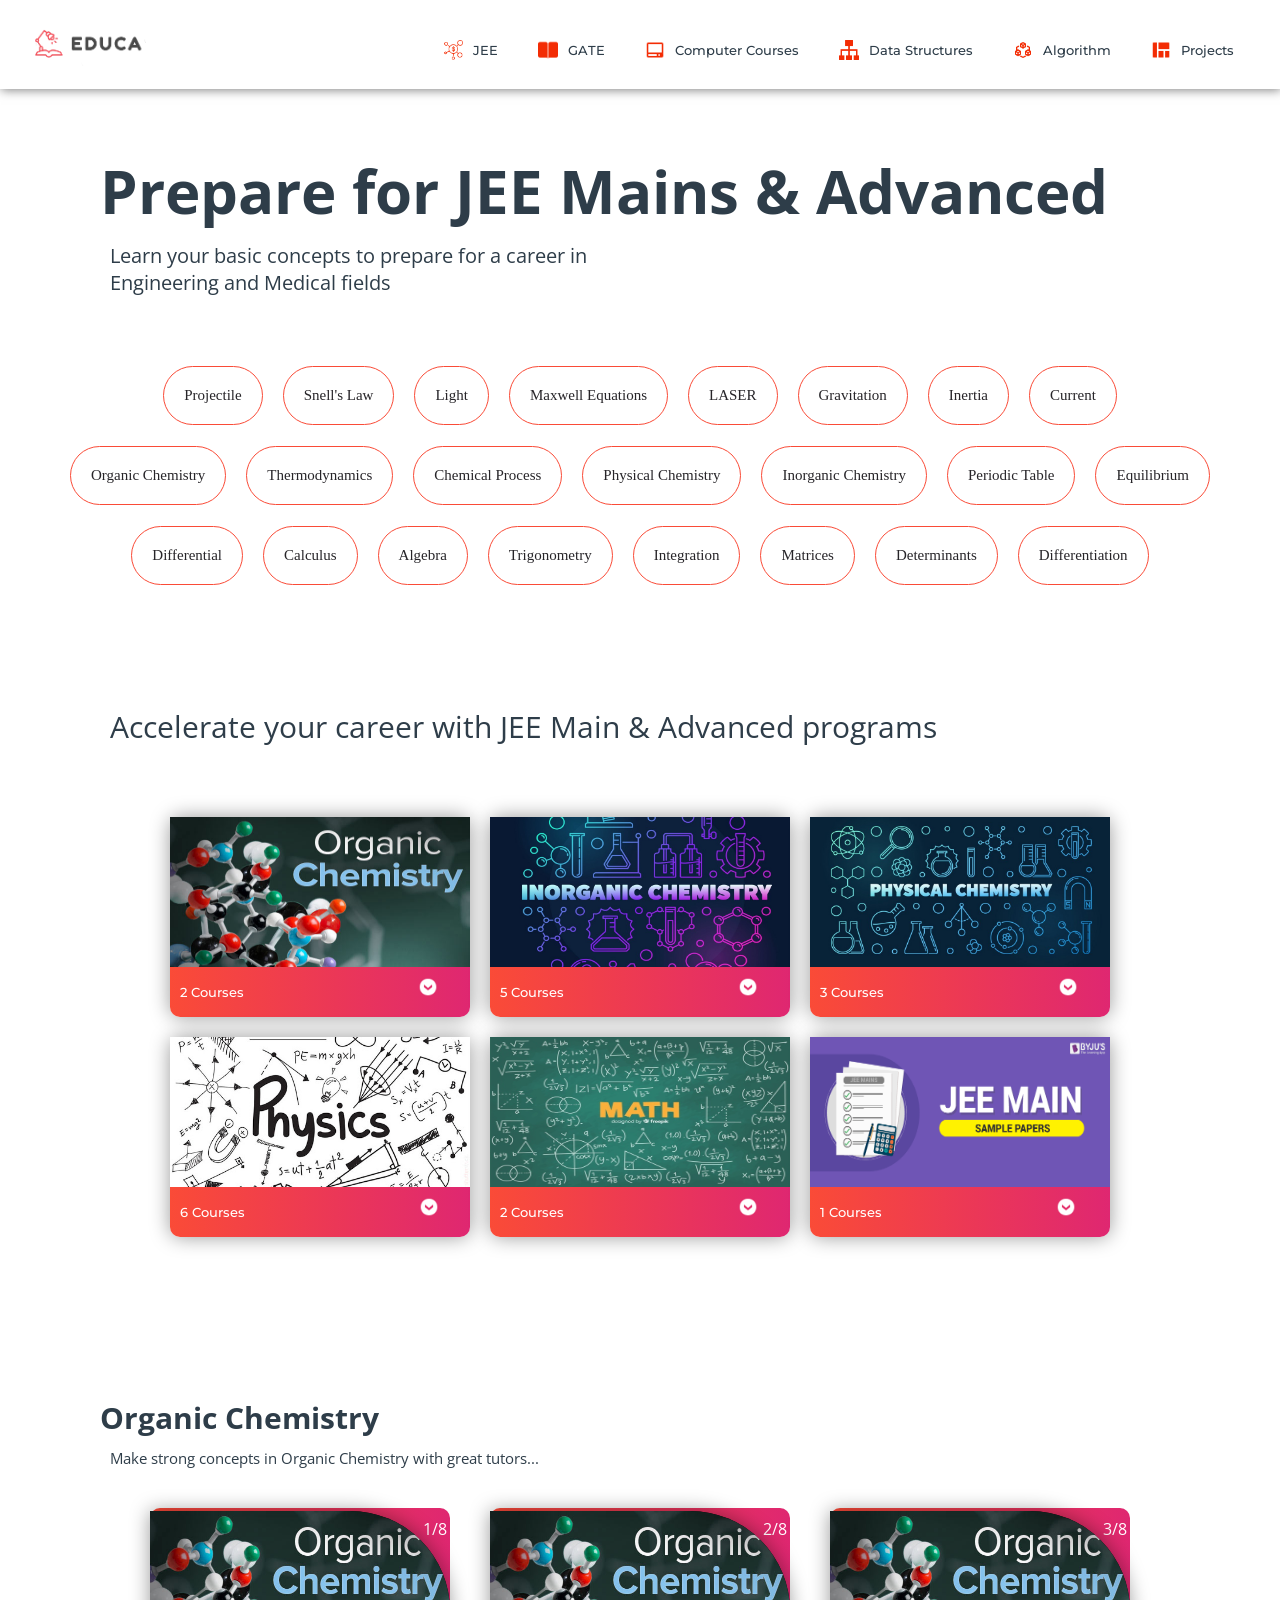
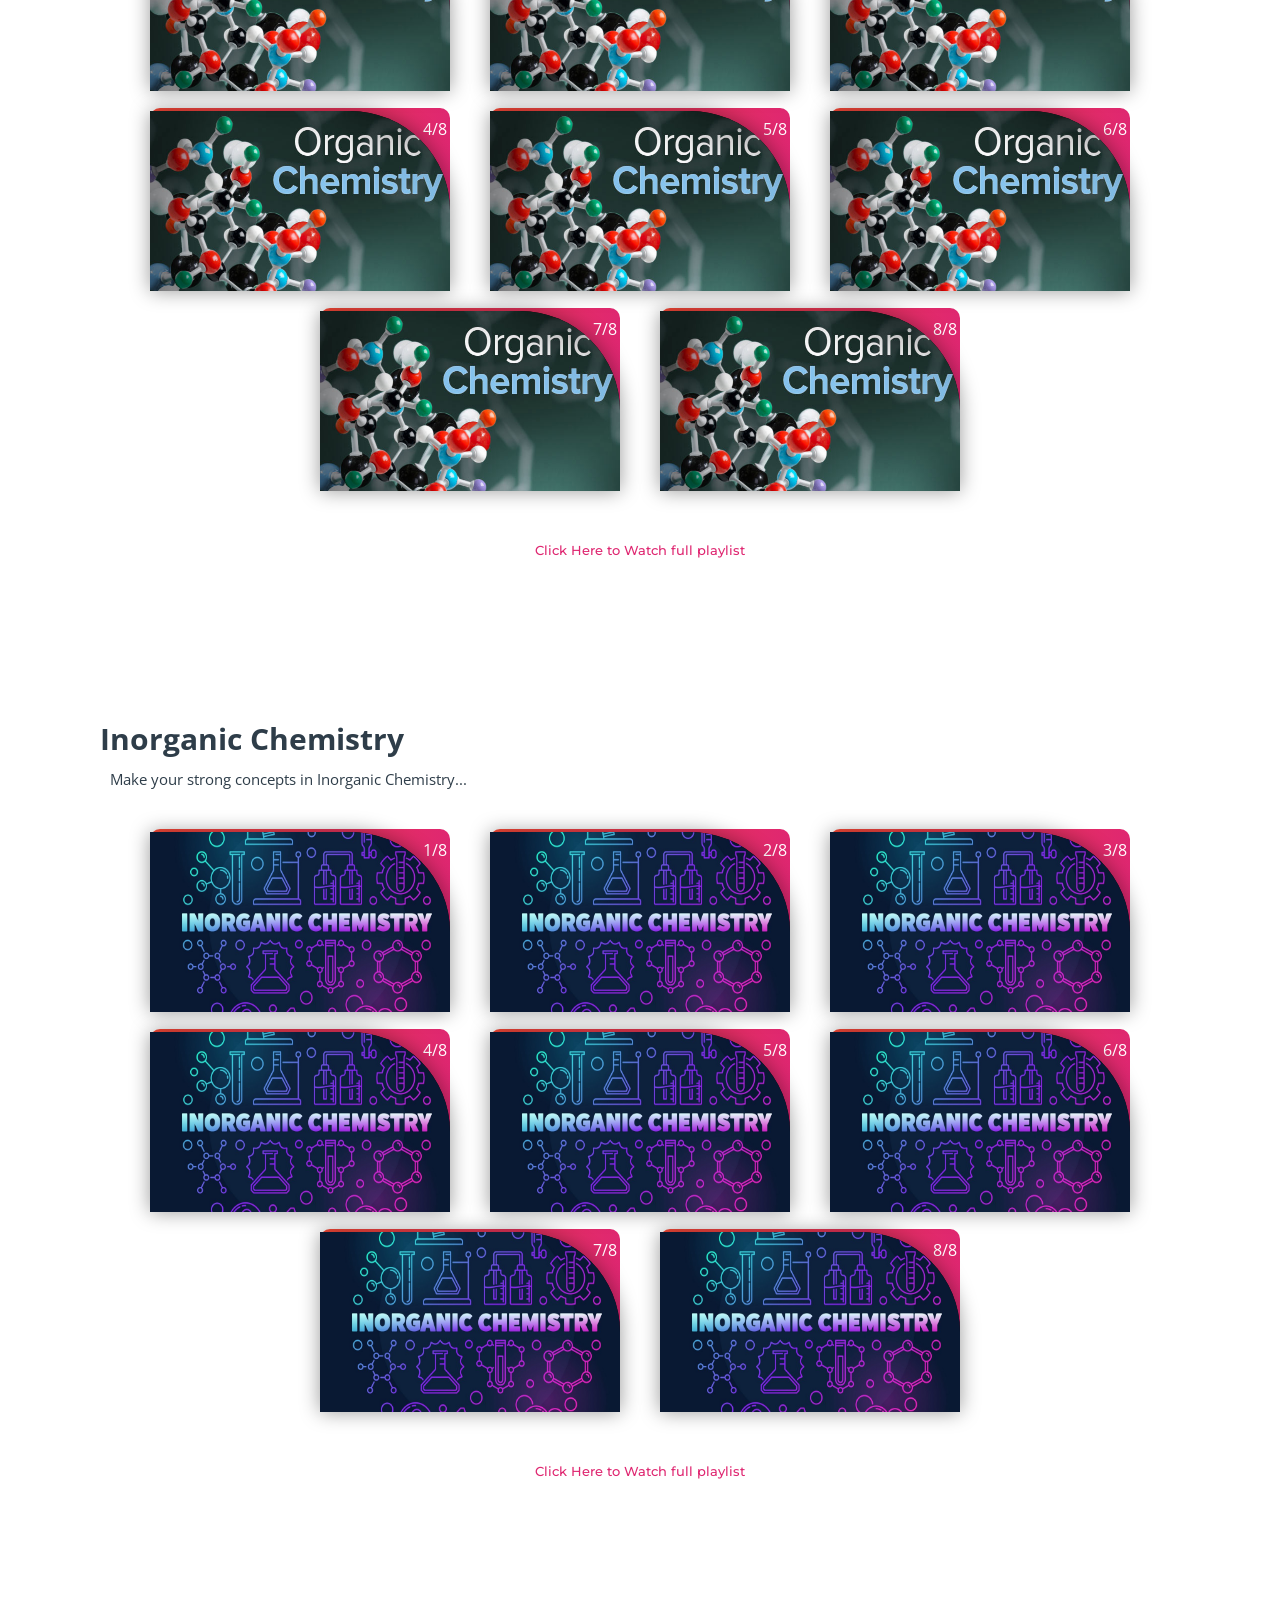
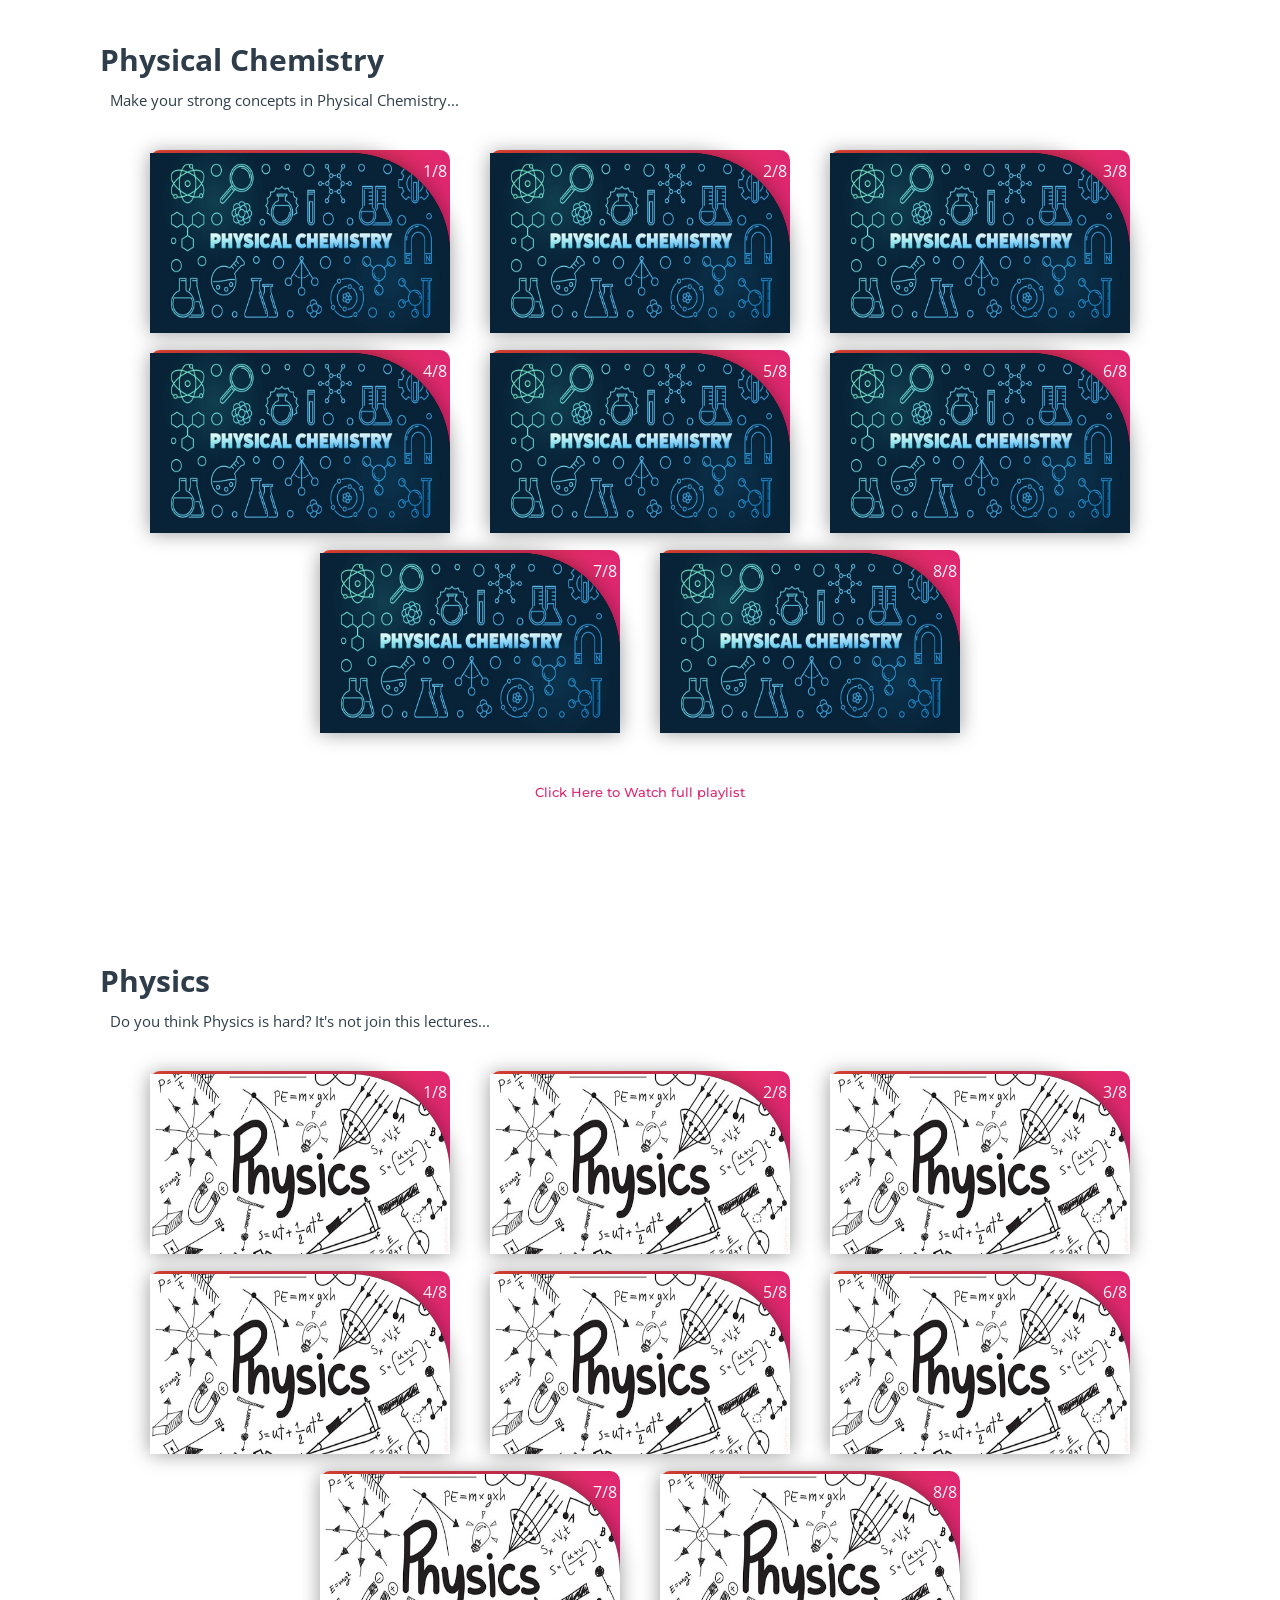
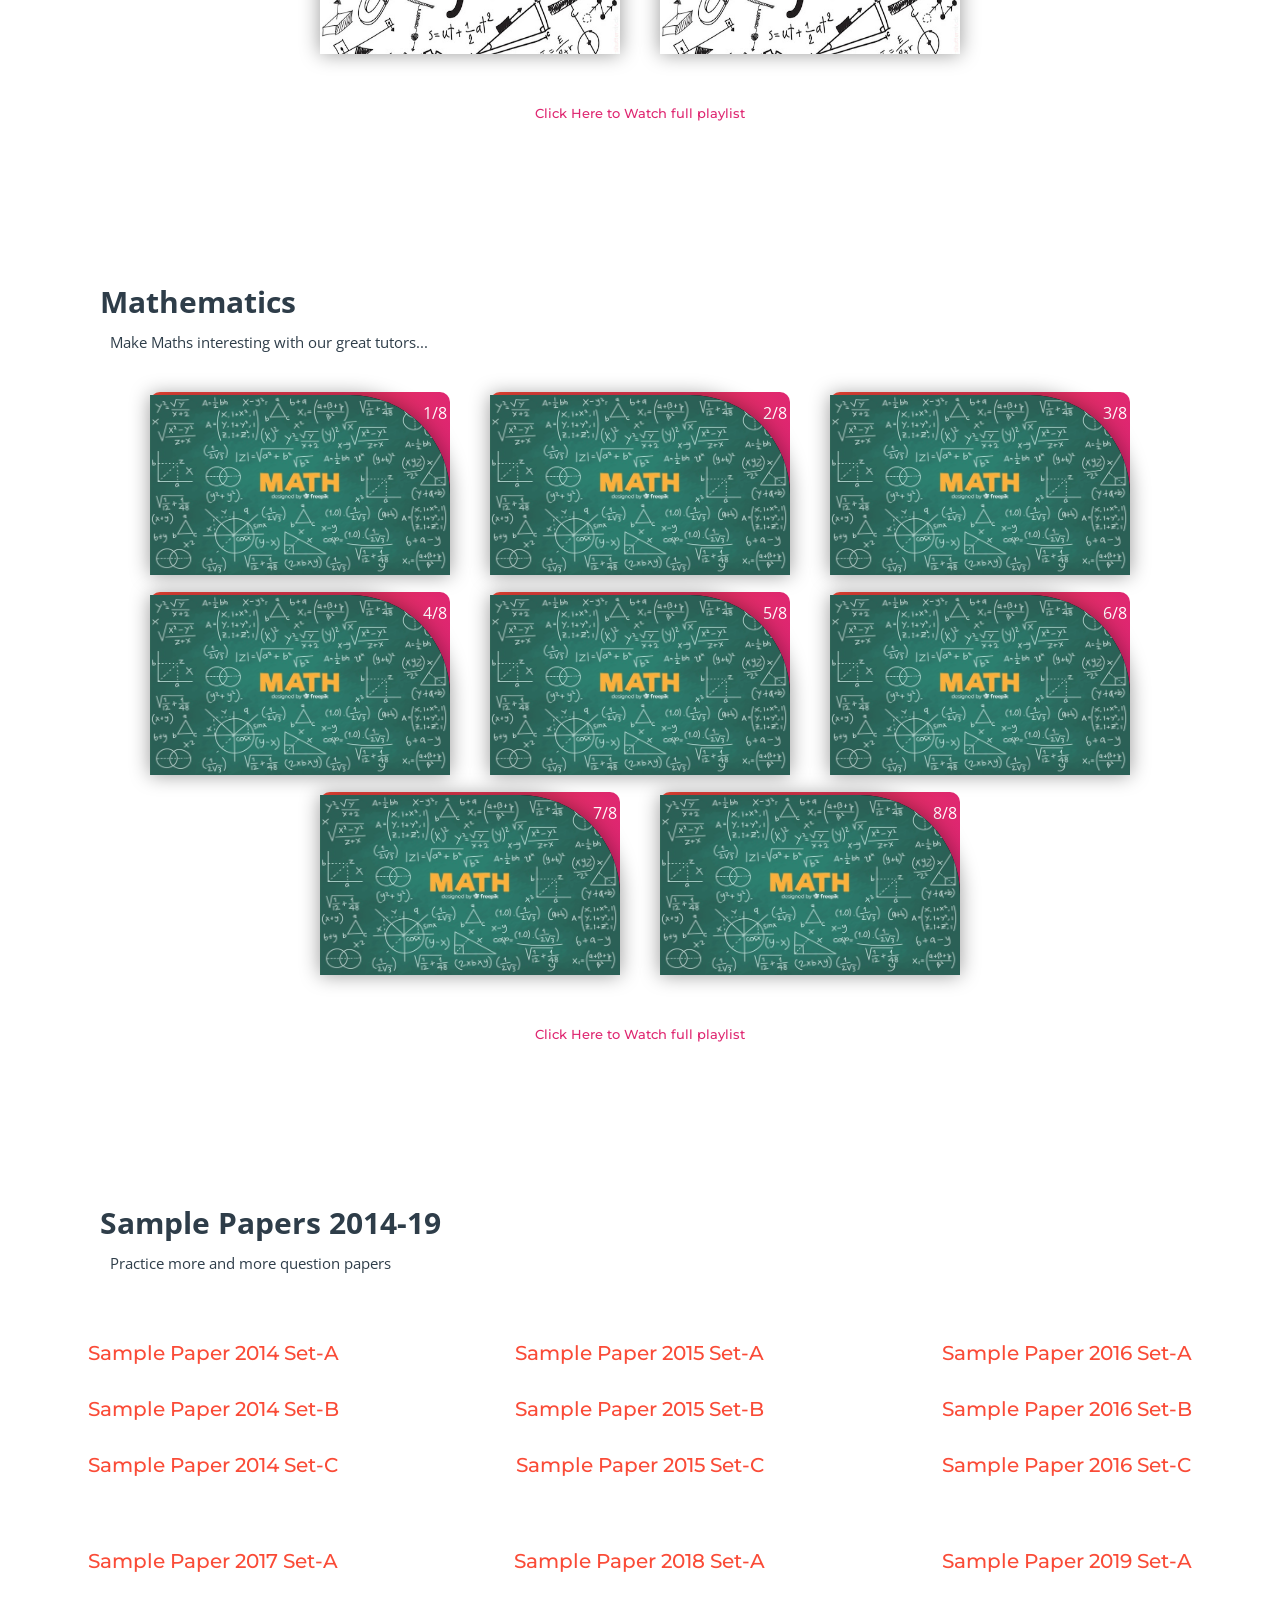
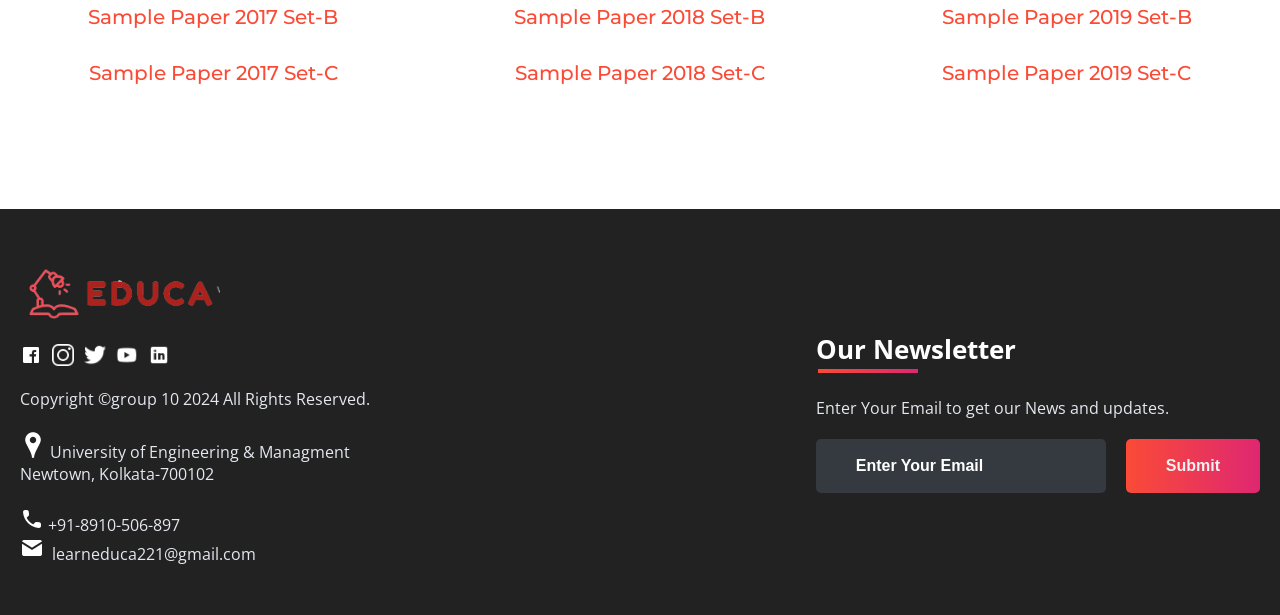
<file: subjects/jee.html>
<!DOCTYPE html>
<html>
<head>
	<link rel="shortcut icon" type="png" href="../images/icon/favicon.png">
	<title>Prepare for JEE Mains & Advanced</title>
	<link rel="stylesheet" type="text/css" href="subjects.css">
	<script type="text/javascript" src="../script.js"></script>
</head>
<body>

	<!-- NAVIGATION -->
	<header>
		<div class="nav" id="nav">
			<div id="learned-logo">
			<a href="../index.html"><img src="../images/icon/logo.png" style="width: 120px;"></a></div>
			<div class="switch-tab" id="switch-tab" onclick="switchTAB()"><img src="../images/icon/menu.png"></div>
			<ul id="list-switch">
				<li><a href="#"><img src="../images/courses/d1.png" class="icon">JEE</a></li>
				<li><a href="gate.html"><img src="../images/courses/paper.png" class="icon">GATE</a></li>
				<li><a href="computer_courses.html"><img src="../images/courses/computer.png" class="icon">Computer Courses</a></li>
				<li><a href="computer_courses.html#data"><img src="../images/courses/data.png" class="icon">Data Structures</a></li>
				<li><a href="computer_courses.html#algo"><img src="../images/courses/algo.png" class="icon">Algorithm</a></li>
				<li><a href="computer_courses.html#projects"><img src="../images/courses/projects.png" class="icon">Projects</a></li>
			</ul>
			<div class="search" id="search-switch">
				<input type="text" placeholder="Search" class="srch"><button id="srchbtn"><img src="../images/icon/search.png"></button>
			</div>
		</div>
	</header>

	<div class="title">
		<span>Prepare for JEE Mains & Advanced</span>
		<div class="shortdesc">
			<p>Learn your basic concepts to prepare for a career in<br>Engineering and Medical fields</p>
		</div>
	</div>

<!-- Quick Links -->
	<div class="course">
		<div class="cbox">
		<div class="det"><a href="https://en.wikipedia.org/wiki/Projectile" target="_blank">Projectile</a></div>
		<div class="det"><a href="https://en.wikipedia.org/wiki/Snell%27s_law" target="_blank">Snell's Law</a></div>
		<div class="det"><a href="https://en.wikipedia.org/wiki/Light" target="_blank">Light</a></div>
		<div class="det"><a href="https://en.wikipedia.org/wiki/Maxwell%27s_equations" target="_blank">Maxwell Equations</a></div>
		<div class="det"><a href="https://en.wikipedia.org/wiki/Laser" target="_blank">LASER</a></div>
		<div class="det"><a href="https://en.wikipedia.org/wiki/Gravity" target="_blank">Gravitation</a></div>
		<div class="det"><a href="https://en.wikipedia.org/wiki/Inertia" target="_blank">Inertia</a></div>
		<div class="det"><a href="https://en.wikipedia.org/wiki/Current" target="_blank">Current</a></div>
		</div>
		<div class="cbox">
		<div class="det"><a href="#organic">Organic Chemistry</a></div>
		<div class="det"><a href="https://en.wikipedia.org/wiki/Thermodynamics" target="_blank">Thermodynamics</a></div>
		<div class="det"><a href="https://en.wikipedia.org/wiki/Chemical_process" target="_blank">Chemical Process</a></div>
		<div class="det"><a href="#physical">Physical Chemistry</a></div>
		<div class="det"><a href="#inorganic">Inorganic Chemistry</a></div>
		<div class="det"><a href="https://en.wikipedia.org/wiki/Periodic_table" target="_blank">Periodic Table</a></div>
		<div class="det"><a href="https://en.wikipedia.org/wiki/Equilibrium" target="_blank">Equilibrium</a></div>
		</div>
		<div class="cbox">
		<div class="det"><a href="#math">Differential</a></div>
		<div class="det"><a href="#math">Calculus</a></div>
		<div class="det"><a href="#math">Algebra</a></div>
		<div class="det"><a href="#math">Trigonometry</a></div>
		<div class="det"><a href="#math">Integration</a></div>
		<div class="det"><a href="#math">Matrices</a></div>
		<div class="det"><a href="#math">Determinants</a></div>
		<div class="det"><a href="#math">Differentiation</a></div>
		</div>
	</div>

	<div class="inbt">
		Accelerate your career with JEE Main & Advanced programs
	</div>

<!-- COURSES AVAILABLE -->
	<div class="ccard">
	<center>
		<div class="ccardbox">
			<div class="dcard">
				<div class="fpart"><img src="../images/courses/organic.jpg"></div>
				<a href="#organic"><div class="spart">2 Courses <img src="../images/icon/dropdown.png"></div></a>
			</div>
			<div class="dcard">
				<div class="fpart"><img src="../images/courses/inorganic.jpg"></div>
				<a href="#inorganic"><div class="spart">5 Courses <img src="../images/icon/dropdown.png"></div></a>
			</div>
			<div class="dcard">
				<div class="fpart"><img src="../images/courses/physical.jpg"></div>
				<a href="#physical"><div class="spart">3 Courses <img src="../images/icon/dropdown.png"></div></a>
			</div>
		</div>
		<div class="ccardbox">
			<div class="dcard">
				<div class="fpart"><img src="../images/courses/physics.jpg"></div>
				<a href="#physics"><div class="spart">6 Courses <img src="../images/icon/dropdown.png"></div></a>
			</div>
			<div class="dcard">
				<div class="fpart"><img src="../images/courses/math.jpg"></div>
				<a href="#math"><div class="spart">2 Courses <img src="../images/icon/dropdown.png"></div></a>
			</div>
			<div class="dcard">
				<div class="fpart"><img src="../images/courses/paper-download.png"></div>
				<a href="#sample_papers"><div class="spart">1 Courses <img src="../images/icon/dropdown.png"></div></a>
			</div>
		</div>
	</center>
	</div>

<!-- VIDEOS SECTION -->
	<div class="title2" id="organic">
		<span>Organic Chemistry</span>
		<div class="shortdesc2">
			<p>Make strong concepts in Organic Chemistry with great tutors...</p>
		</div>
	</div>
	
	<center>
		<div class="ccardbox2">
			<div class="dcard2"><span class="tag" >1/8</span>
				<div class="fpart2"><img src="../images/courses/organic.jpg">
					<iframe src="https://www.youtube.com/embed/bSMx0NS0XfY" frameborder="0" allow="accelerometer; autoplay; encrypted-media; gyroscope; picture-in-picture" allowfullscreen></iframe>
				</div>
			</div>
			<div class="dcard2"><span class="tag" >2/8</span>
				<div class="fpart2"><img src="../images/courses/organic.jpg">
					<iframe src="https://www.youtube.com/embed/bSMx0NS0XfY" frameborder="0" allow="accelerometer; autoplay; encrypted-media; gyroscope; picture-in-picture" allowfullscreen></iframe>
				</div>
			</div>
			<div class="dcard2"><span class="tag" >3/8</span>
				<div class="fpart2"><img src="../images/courses/organic.jpg">
					<iframe src="https://www.youtube.com/embed/bSMx0NS0XfY" frameborder="0" allow="accelerometer; autoplay; encrypted-media; gyroscope; picture-in-picture" allowfullscreen></iframe>
				</div>
			</div>
			<div class="dcard2"><span class="tag" >4/8</span>
				<div class="fpart2"><img src="../images/courses/organic.jpg">
					<iframe src="https://www.youtube.com/embed/bSMx0NS0XfY" frameborder="0" allow="accelerometer; autoplay; encrypted-media; gyroscope; picture-in-picture" allowfullscreen></iframe>
				</div>
			</div>
		
			<div class="dcard2"><span class="tag" >5/8</span>
				<div class="fpart2"><img src="../images/courses/organic.jpg">
					<iframe src="https://www.youtube.com/embed/bSMx0NS0XfY" frameborder="0" allow="accelerometer; autoplay; encrypted-media; gyroscope; picture-in-picture" allowfullscreen></iframe>
				</div>
			</div>
			<div class="dcard2"><span class="tag" >6/8</span>
				<div class="fpart2"><img src="../images/courses/organic.jpg">
					<iframe src="https://www.youtube.com/embed/bSMx0NS0XfY" frameborder="0" allow="accelerometer; autoplay; encrypted-media; gyroscope; picture-in-picture" allowfullscreen></iframe>
				</div>
			</div>
			<div class="dcard2"><span class="tag" >7/8</span>
				<div class="fpart2"><img src="../images/courses/organic.jpg">
					<iframe src="https://www.youtube.com/embed/bSMx0NS0XfY" frameborder="0" allow="accelerometer; autoplay; encrypted-media; gyroscope; picture-in-picture" allowfullscreen></iframe>
				</div>
			</div>
			<div class="dcard2"><span class="tag" >8/8</span>
				<div class="fpart2"><img src="../images/courses/organic.jpg">
					<iframe src="https://www.youtube.com/embed/bSMx0NS0XfY" frameborder="0" allow="accelerometer; autoplay; encrypted-media; gyroscope; picture-in-picture" allowfullscreen></iframe>
				</div>
			</div>
		</div>
	</center>

<br><br>
	<div class="click-me">
		<a href="https://www.youtube.com/watch?v=bSMx0NS0XfY&list=PL8dPuuaLjXtONguuhLdVmq0HTKS0jksS4" target="_blank">Click Here to Watch full playlist</a>
	</div>

<!-- VIDEOS SECTION -->

	<div class="title2" id="inorganic">
		<span>Inorganic Chemistry</span>
		<div class="shortdesc2">
			<p>Make your strong concepts in Inorganic Chemistry...</p>
		</div>
	</div>
	<center>
		<div class="ccardbox2">
			<div class="dcard2"><span class="tag" >1/8</span>
				<div class="fpart2"><img src="../images/courses/inorganic.jpg">
					<iframe src="https://www.youtube.com/embed/2B8CRyfGLo4" frameborder="0" allow="accelerometer; autoplay; encrypted-media; gyroscope; picture-in-picture" allowfullscreen></iframe>
				</div>
			</div>
			<div class="dcard2"><span class="tag" >2/8</span>
				<div class="fpart2"><img src="../images/courses/inorganic.jpg">
					<iframe src="https://www.youtube.com/embed/2B8CRyfGLo4" frameborder="0" allow="accelerometer; autoplay; encrypted-media; gyroscope; picture-in-picture" allowfullscreen></iframe>
				</div>
			</div>
			<div class="dcard2"><span class="tag" >3/8</span>
				<div class="fpart2"><img src="../images/courses/inorganic.jpg">
					<iframe src="https://www.youtube.com/embed/2B8CRyfGLo4" frameborder="0" allow="accelerometer; autoplay; encrypted-media; gyroscope; picture-in-picture" allowfullscreen></iframe>
				</div>
			</div>
			<div class="dcard2"><span class="tag" >4/8</span>
				<div class="fpart2"><img src="../images/courses/inorganic.jpg">
					<iframe src="https://www.youtube.com/embed/2B8CRyfGLo4" frameborder="0" allow="accelerometer; autoplay; encrypted-media; gyroscope; picture-in-picture" allowfullscreen></iframe>
				</div>
			</div>
		
			<div class="dcard2"><span class="tag" >5/8</span>
				<div class="fpart2"><img src="../images/courses/inorganic.jpg">
					<iframe src="https://www.youtube.com/embed/2B8CRyfGLo4" frameborder="0" allow="accelerometer; autoplay; encrypted-media; gyroscope; picture-in-picture" allowfullscreen></iframe>
				</div>
			</div>
			<div class="dcard2"><span class="tag" >6/8</span>
				<div class="fpart2"><img src="../images/courses/inorganic.jpg">
					<iframe src="https://www.youtube.com/embed/2B8CRyfGLo4" frameborder="0" allow="accelerometer; autoplay; encrypted-media; gyroscope; picture-in-picture" allowfullscreen></iframe>
				</div>
			</div>
			<div class="dcard2"><span class="tag" >7/8</span>
				<div class="fpart2"><img src="../images/courses/inorganic.jpg">
					<iframe src="https://www.youtube.com/embed/2B8CRyfGLo4" frameborder="0" allow="accelerometer; autoplay; encrypted-media; gyroscope; picture-in-picture" allowfullscreen></iframe>
				</div>
			</div>
			<div class="dcard2"><span class="tag" >8/8</span>
				<div class="fpart2"><img src="../images/courses/inorganic.jpg">
					<iframe src="https://www.youtube.com/embed/Iuo9PpGE04Y" frameborder="0" allow="accelerometer; autoplay; encrypted-media; gyroscope; picture-in-picture" allowfullscreen></iframe>
				</div>
			</div>
		</div>
	</center>
<br><br>
	<div class="click-me">
		<a href="https://www.youtube.com/watch?v=2B8CRyfGLo4" target="_blank">Click Here to Watch full playlist</a>
	</div>

<!-- VIDEOS SECTION -->

	<div class="title2" id="physical">
		<span>Physical Chemistry</span>
		<div class="shortdesc2">
			<p>Make your strong concepts in Physical Chemistry...</p>
		</div>
	</div>
	<center>
		<div class="ccardbox2">
			<div class="dcard2"><span class="tag" >1/8</span>
				<div class="fpart2"><img src="../images/courses/physical.jpg">
					<iframe src="https://www.youtube.com/embed/2y4cf47I21A" frameborder="0" allow="accelerometer; autoplay; encrypted-media; gyroscope; picture-in-picture" allowfullscreen></iframe>
				</div>
			</div>
			<div class="dcard2"><span class="tag" >2/8</span>
				<div class="fpart2"><img src="../images/courses/physical.jpg">
					<iframe src="https://www.youtube.com/embed/2y4cf47I21A" frameborder="0" allow="accelerometer; autoplay; encrypted-media; gyroscope; picture-in-picture" allowfullscreen></iframe>
				</div>
			</div>
			<div class="dcard2"><span class="tag" >3/8</span>
				<div class="fpart2"><img src="../images/courses/physical.jpg">
					<iframe src="https://www.youtube.com/embed/2y4cf47I21A" frameborder="0" allow="accelerometer; autoplay; encrypted-media; gyroscope; picture-in-picture" allowfullscreen></iframe>
				</div>
			</div>
			<div class="dcard2"><span class="tag" >4/8</span>
				<div class="fpart2"><img src="../images/courses/physical.jpg">
					<iframe src="https://www.youtube.com/embed/2y4cf47I21A" frameborder="0" allow="accelerometer; autoplay; encrypted-media; gyroscope; picture-in-picture" allowfullscreen></iframe>
				</div>
			</div>
		
			<div class="dcard2"><span class="tag" >5/8</span>
				<div class="fpart2"><img src="../images/courses/physical.jpg">
					<iframe src="https://www.youtube.com/embed/2y4cf47I21A" frameborder="0" allow="accelerometer; autoplay; encrypted-media; gyroscope; picture-in-picture" allowfullscreen></iframe>
				</div>
			</div>
			<div class="dcard2"><span class="tag" >6/8</span>
				<div class="fpart2"><img src="../images/courses/physical.jpg">
					<iframe src="https://www.youtube.com/embed/2y4cf47I21A" frameborder="0" allow="accelerometer; autoplay; encrypted-media; gyroscope; picture-in-picture" allowfullscreen></iframe>
				</div>
			</div>
			<div class="dcard2"><span class="tag" >7/8</span>
				<div class="fpart2"><img src="../images/courses/physical.jpg">
					<iframe src="https://www.youtube.com/embed/2y4cf47I21A" frameborder="0" allow="accelerometer; autoplay; encrypted-media; gyroscope; picture-in-picture" allowfullscreen></iframe>
				</div>
			</div>
			<div class="dcard2"><span class="tag" >8/8</span>
				<div class="fpart2"><img src="../images/courses/physical.jpg">
					<iframe src="https://www.youtube.com/embed/2y4cf47I21A" frameborder="0" allow="accelerometer; autoplay; encrypted-media; gyroscope; picture-in-picture" allowfullscreen></iframe>
				</div>
			</div>
		</div>
	</center>
<br><br>
	<div class="click-me">
		<a href="https://youtu.be/2y4cf47I21A" target="_blank">Click Here to Watch full playlist</a>
	</div>


<!-- VIDEOS SECTION -->

	<div class="title2" id="physics">
		<span>Physics</span>
		<div class="shortdesc2">
			<p>Do you think Physics is hard? It's not join this lectures...</p>
		</div>
	</div>
	<center>
		<div class="ccardbox2">
			<div class="dcard2"><span class="tag" >1/8</span>
				<div class="fpart2"><img src="../images/courses/physics.jpg">
					<iframe src="https://www.youtube.com/embed/FYE0YYuAyu0" frameborder="0" allow="accelerometer; autoplay; encrypted-media; gyroscope; picture-in-picture" allowfullscreen></iframe>
				</div>
			</div>
			<div class="dcard2"><span class="tag" >2/8</span>
				<div class="fpart2"><img src="../images/courses/physics.jpg">
					<iframe src="https://www.youtube.com/embed/FYE0YYuAyu0" frameborder="0" allow="accelerometer; autoplay; encrypted-media; gyroscope; picture-in-picture" allowfullscreen></iframe>
				</div>
			</div>
			<div class="dcard2"><span class="tag" >3/8</span>
				<div class="fpart2"><img src="../images/courses/physics.jpg">
					<iframe src="https://www.youtube.com/embed/FYE0YYuAyu0" frameborder="0" allow="accelerometer; autoplay; encrypted-media; gyroscope; picture-in-picture" allowfullscreen></iframe>
				</div>
			</div>
			<div class="dcard2"><span class="tag" >4/8</span>
				<div class="fpart2"><img src="../images/courses/physics.jpg">
					<iframe src="https://www.youtube.com/embed/FYE0YYuAyu0" frameborder="0" allow="accelerometer; autoplay; encrypted-media; gyroscope; picture-in-picture" allowfullscreen></iframe>
				</div>
			</div>
		
			<div class="dcard2"><span class="tag" >5/8</span>
				<div class="fpart2"><img src="../images/courses/physics.jpg">
					<iframe src="https://www.youtube.com/embed/FYE0YYuAyu0" frameborder="0" allow="accelerometer; autoplay; encrypted-media; gyroscope; picture-in-picture" allowfullscreen></iframe>
				</div>
			</div>
			<div class="dcard2"><span class="tag" >6/8</span>
				<div class="fpart2"><img src="../images/courses/physics.jpg">
					<iframe src="https://www.youtube.com/embed/FYE0YYuAyu0" frameborder="0" allow="accelerometer; autoplay; encrypted-media; gyroscope; picture-in-picture" allowfullscreen></iframe>
				</div>
			</div>
			<div class="dcard2"><span class="tag" >7/8</span>
				<div class="fpart2"><img src="../images/courses/physics.jpg">
					<iframe src="https://www.youtube.com/embed/FYE0YYuAyu0" frameborder="0" allow="accelerometer; autoplay; encrypted-media; gyroscope; picture-in-picture" allowfullscreen></iframe>
				</div>
			</div>
			<div class="dcard2"><span class="tag" >8/8</span>
				<div class="fpart2"><img src="../images/courses/physics.jpg">
					<iframe src="https://www.youtube.com/embed/FYE0YYuAyu0" frameborder="0" allow="accelerometer; autoplay; encrypted-media; gyroscope; picture-in-picture" allowfullscreen></iframe>
				</div>
			</div>
		</div>
	</center>
<br><br>
	<div class="click-me">
		<a href="https://youtu.be/FYE0YYuAyu0" target="_blank">Click Here to Watch full playlist</a>
	</div>

<!-- VIDEOS SECTION -->

	<div class="title2" id="math">
		<span>Mathematics</span>
		<div class="shortdesc2">
			<p>Make Maths interesting with our great tutors...</p>
		</div>
	</div>
	<center>
		<div class="ccardbox2">
			<div class="dcard2"><span class="tag" >1/8</span>
				<div class="fpart2"><img src="../images/courses/math.jpg">
					<iframe src="https://www.youtube.com/embed/xxGyTHWrHZg" frameborder="0" allow="accelerometer; autoplay; encrypted-media; gyroscope; picture-in-picture" allowfullscreen></iframe>
				</div>
			</div>
			<div class="dcard2"><span class="tag" >2/8</span>
				<div class="fpart2"><img src="../images/courses/math.jpg">
					<iframe src="https://www.youtube.com/embed/xxGyTHWrHZg" frameborder="0" allow="accelerometer; autoplay; encrypted-media; gyroscope; picture-in-picture" allowfullscreen></iframe>
				</div>
			</div>
			<div class="dcard2"><span class="tag" >3/8</span>
				<div class="fpart2"><img src="../images/courses/math.jpg">
					<iframe src="https://www.youtube.com/embed/xxGyTHWrHZg" frameborder="0" allow="accelerometer; autoplay; encrypted-media; gyroscope; picture-in-picture" allowfullscreen></iframe>
				</div>
			</div>
			<div class="dcard2"><span class="tag" >4/8</span>
				<div class="fpart2"><img src="../images/courses/math.jpg">
					<iframe src="https://www.youtube.com/embed/xxGyTHWrHZg" frameborder="0" allow="accelerometer; autoplay; encrypted-media; gyroscope; picture-in-picture" allowfullscreen></iframe>
				</div>
			</div>
		
			<div class="dcard2"><span class="tag" >5/8</span>
				<div class="fpart2"><img src="../images/courses/math.jpg">
					<iframe src="https://www.youtube.com/embed/xxGyTHWrHZg" frameborder="0" allow="accelerometer; autoplay; encrypted-media; gyroscope; picture-in-picture" allowfullscreen></iframe>
				</div>
			</div>
			<div class="dcard2"><span class="tag" >6/8</span>
				<div class="fpart2"><img src="../images/courses/math.jpg">
					<iframe src="https://www.youtube.com/embed/xxGyTHWrHZg" frameborder="0" allow="accelerometer; autoplay; encrypted-media; gyroscope; picture-in-picture" allowfullscreen></iframe>
				</div>
			</div>
			<div class="dcard2"><span class="tag" >7/8</span>
				<div class="fpart2"><img src="../images/courses/math.jpg">
					<iframe src="https://www.youtube.com/embed/xxGyTHWrHZg" frameborder="0" allow="accelerometer; autoplay; encrypted-media; gyroscope; picture-in-picture" allowfullscreen></iframe>
				</div>
			</div>
			<div class="dcard2"><span class="tag" >8/8</span>
				<div class="fpart2"><img src="../images/courses/math.jpg">
					<iframe src="https://www.youtube.com/embed/xxGyTHWrHZg" frameborder="0" allow="accelerometer; autoplay; encrypted-media; gyroscope; picture-in-picture" allowfullscreen></iframe>
				</div>
			</div>
		</div>
	</center>

<br><br>
	<div class="click-me">
		<a href="https://youtu.be/xxGyTHWrHZg" target="_blank">Click Here to Watch full playlist</a>
	</div>


<!-- SAMPLE PAPERS -->
	<div class="title2" id="sample_papers">
		<span>Sample Papers 2014-19</span>
		<div class="shortdesc2">
			<p>Practice more and more question papers</p>
		</div>
	</div>

	<div class="sample">
		<ul>
			<li><a href="../samplePapers/p1.pdf" target="_blank">Sample Paper 2014 Set-A</a></li>
			<li><a href="../samplePapers/p1.pdf" target="_blank">Sample Paper 2014 Set-B</a></li>
			<li><a href="../samplePapers/p1.pdf" target="_blank">Sample Paper 2014 Set-C</a></li>
		</ul>
		<ul>
			<li><a href="../samplePapers/p1.pdf" target="_blank">Sample Paper 2015 Set-A</a></li>
			<li><a href="../samplePapers/p1.pdf" target="_blank">Sample Paper 2015 Set-B</a></li>
			<li><a href="../samplePapers/p1.pdf" target="_blank">Sample Paper 2015 Set-C</a></li>
		</ul>
		<ul>
			<li><a href="../samplePapers/p1.pdf" target="_blank">Sample Paper 2016 Set-A</a></li>
			<li><a href="../samplePapers/p1.pdf" target="_blank">Sample Paper 2016 Set-B</a></li>
			<li><a href="../samplePapers/p1.pdf" target="_blank">Sample Paper 2016 Set-C</a></li>
		</ul>
	</div>
	<div class="sample lastSample">
		<ul>
			<li><a href="../samplePapers/p1.pdf" target="_blank">Sample Paper 2017 Set-A</a></li>
			<li><a href="../samplePapers/p1.pdf" target="_blank">Sample Paper 2017 Set-B</a></li>
			<li><a href="../samplePapers/p1.pdf" target="_blank">Sample Paper 2017 Set-C</a></li>
		</ul>
		<ul>
			<li><a href="../samplePapers/p1.pdf" target="_blank">Sample Paper 2018 Set-A</a></li>
			<li><a href="../samplePapers/p1.pdf" target="_blank">Sample Paper 2018 Set-B</a></li>
			<li><a href="../samplePapers/p1.pdf" target="_blank">Sample Paper 2018 Set-C</a></li>
		</ul>
		<ul>
			<li><a href="../samplePapers/p1.pdf" target="_blank">Sample Paper 2019 Set-A</a></li>
			<li><a href="../samplePapers/p1.pdf" target="_blank">Sample Paper 2019 Set-B</a></li>
			<li><a href="../samplePapers/p1.pdf" target="_blank">Sample Paper 2019 Set-C</a></li>
		</ul>
	</div>

<!-- FOOTER -->
<footer>
	<div class="footer-container">
		<div class="left-col">
			<img src="../images/icon/logo - Copy.png" style="width: 200px;">
			<div class="logo"></div>
			<div class="social-media">
				<a href="#"><img src="../images/icon\fb.png"></a>
				<a href="#"><img src="../images/icon\insta.png"></a>
				<a href="#"><img src="../images/icon\tt.png"></a>
				<a href="#"><img src="../images/icon\ytube.png"></a>
				<a href="#"><img src="../images/icon\linkedin.png"></a>
			</div><br><br>
			<p class="rights-text">Copyright ©group 10 2024 All Rights Reserved.</p>
			<br><p><img src="../images/icon/location.png"> University of Engineering & Managment<br>Newtown, Kolkata-700102</p><br>
			<p><img src="../images/icon/phone.png">  +91-8910-506-897<br><img src="../images/icon/mail.png">&nbsp; learneduca221@gmail.com</p>
		</div>
		<div class="right-col">
			<h1 style="color: #fff">Our Newsletter</h1>
			<div class="border"></div><br>
			<p>Enter Your Email to get our News and updates.</p>
			<form class="newsletter-form">
				<input class="txtb" type="email" placeholder="Enter Your Email">
				<input class="btn" type="submit" value="Submit">
			</form>
		</div>
	</div>
</footer>

</body>
</html>
</file>
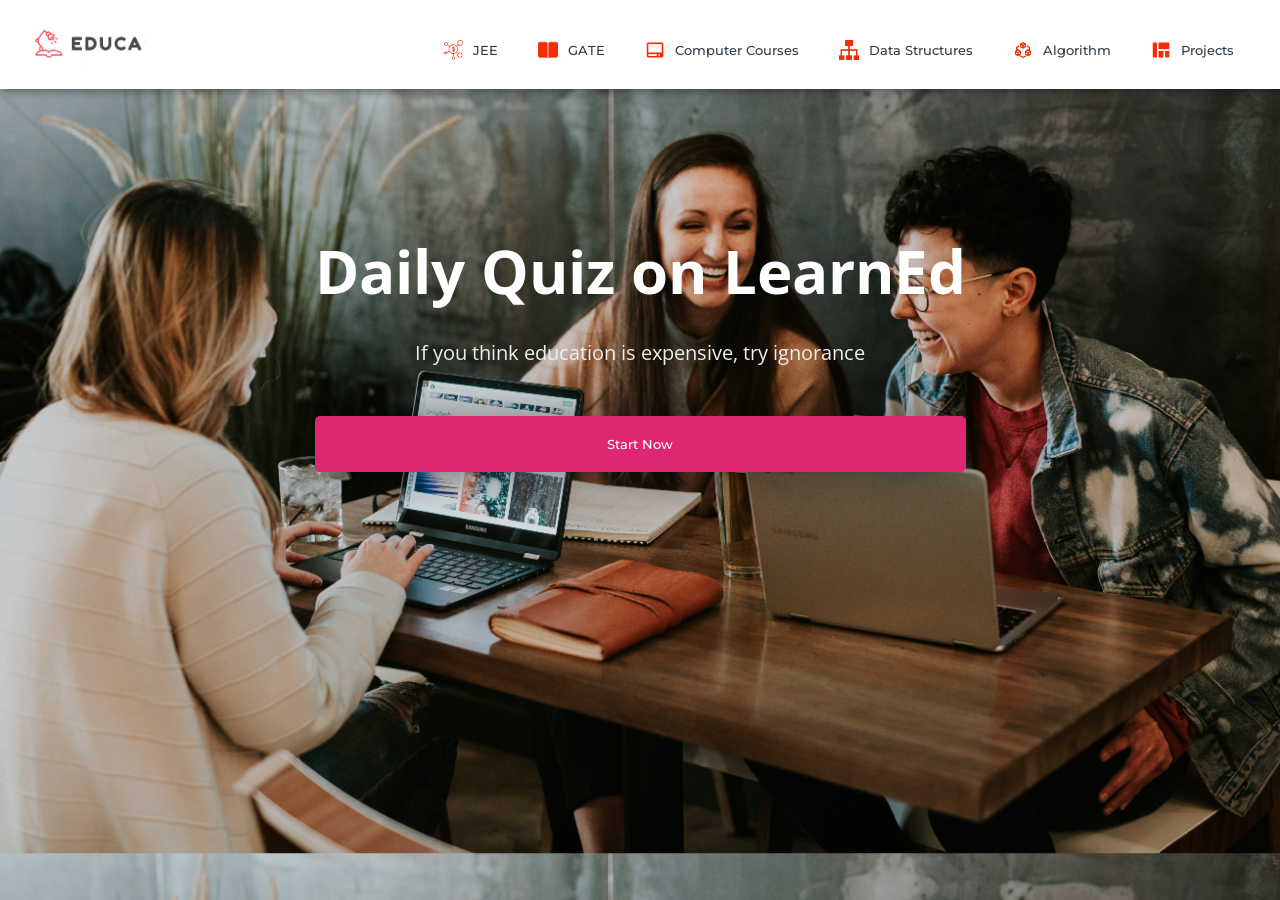
<file: subjects/quiz.html>
<!DOCTYPE html>
<html>
<head>
	<link rel="shortcut icon" type="png" href="../images/icon/favicon.png">
	<title>Quiz</title>
	<link rel="stylesheet" type="text/css" href="quizStyle.css">
	<script type="text/javascript" src="../script.js"></script>
</head>
<body>
	
<!-- NAVIGATION -->
	<header>
		<div class="nav" id="nav">
			<div id="learned-logo">
			<a href="../index.html"><img src="../images/icon/logo.png" style="width: 120px;"></a></div>
			<div class="switch-tab" id="switch-tab" onclick="switchTAB()"><img src="../images/icon/menu.png"></div>
			<ul id="list-switch">
				<li><a href="jee.html"><img src="../images/courses/d1.png" class="icon">JEE</a></li>
				<li><a href="gate.html"><img src="../images/courses/paper.png" class="icon">GATE</a></li>
				<li><a href="computer_courses.html"><img src="../images/courses/computer.png" class="icon">Computer Courses</a></li>
				<li><a href="computer_courses.html#data"><img src="../images/courses/data.png" class="icon">Data Structures</a></li>
				<li><a href="computer_courses.html#algo"><img src="../images/courses/algo.png" class="icon">Algorithm</a></li>
				<li><a href="computer_courses.html#projects"><img src="../images/courses/projects.png" class="icon">Projects</a></li>
			</ul>
			<div class="search" id="search-switch">
				<input type="search" placeholder="Search" class="srch"><button id="srchbtn"><img src="../images/icon/search.png"></button>
			</div>
		</div>
	</header>
	

<!-- MAIN Heading of Page -->
	<div class="title" id="title">
		<span>Daily Quiz on LearnEd</span>
		<div class="shortdesc"><br>
			<p>If you think education is expensive, try ignorance</p>
		</div>
		<button onclick="startquiz()">Start Now</button>
	</div>


<div class="panel" id="panel">
	
	<div class="left-side" id="left">
		<ul>
			<li onclick="quizt(1)">HOME</li>
			<li onclick="quizt(2)">JEE Mains</li>
			<li onclick="quizt(3)">JEE Advanced</li>
			<li onclick="quizt(4)">GATE</li>
			<li onclick="quizt(5)">C/C++</li>
			<li onclick="quizt(6)">Java</li>
			<li onclick="quizt(7)">Python</li>
			<li onclick="quizt(8)">JavaScript</li>
			<li onclick="quizt(9)">Data Structures</li>
			<li onclick="quizt(10)">Algorithm</li>
			<li onclick="quizt(11)">Interview Questions</li>
		</ul>
	</div>

	<div class="right-side" id="right">
		<div id="quiz-container">
			
			<div id="f1"><div class="quiz-frame main-frame"></div></div>

			<div id="f2"><iframe class="quiz-frame" src="https://docs.google.com/forms/d/e/1FAIpQLSe3hXLPuiQGqj1n3IeeAzM8YLNpgJIIk_zfteoEdWka4X3wxQ/viewform?embedded=true" frameborder="0" marginheight="0" marginwidth="0">Loading…</iframe></div>
			
			<div id="f3"><iframe class="quiz-frame" src="https://docs.google.com/forms/d/e/1FAIpQLSeVTLsd_AqZGpbIMnZRm20OKrjjiYSirWBjfCHpWtAsMQU--g/viewform?embedded=true" frameborder="0" marginheight="0" marginwidth="0">Loading…</iframe></div>
			
			<div id="f4"><iframe class="quiz-frame" src="https://docs.google.com/forms/d/e/1FAIpQLSdjSKZhQp5jqqR34zD_uWMtgXr18F9pdK6YqcafLSP6J7VZjw/viewform?embedded=true" frameborder="0" marginheight="0" marginwidth="0">Loading…</iframe></div>

			<div id="f5"><iframe class="quiz-frame" src="https://docs.google.com/forms/d/e/1FAIpQLSe1xs1-41MAbLN7KkXrJwtGdbl5ydxe_vX_nmFRjf6c0wtYkA/viewform?embedded=true"  frameborder="0" marginheight="0" marginwidth="0">Loading…</iframe></iframe></div>
			
			<div id="f6"><iframe class="quiz-frame" src="https://docs.google.com/forms/d/e/1FAIpQLSdHFDm_BakVxro_zJI78OF2OLJpXgDzzaAVMHD9hptWlXBSpA/viewform?embedded=true" frameborder="0" marginheight="0" marginwidth="0">Loading…</iframe></div>
			
			<div id="f7"><iframe class="quiz-frame" src="https://docs.google.com/forms/d/e/1FAIpQLSdgD7yFEJtqpkImDiLAaQ7w9VcsO688gr1V3Gl7FqwM5yXtWQ/viewform?embedded=true" frameborder="0" marginheight="0" marginwidth="0">Loading…</iframe></div>

			<div id="f8"><iframe class="quiz-frame" src="https://docs.google.com/forms/d/e/1FAIpQLSchDBnai_Aup7YFJQegg4z-qoB338p010VgZRxBYDT17xoRew/viewform?embedded=true" frameborder="0" marginheight="0" marginwidth="0">Loading…</iframe></div>

			<div id="f9"><iframe class="quiz-frame" src="https://docs.google.com/forms/d/e/1FAIpQLSfY5oIAz4R9Ty-LBpx7h4th6OJ0-RkrxIlLslRV4NjwwW8_uw/viewform?embedded=true" frameborder="0" marginheight="0" marginwidth="0">Loading…</iframe></div>
			
			<div id="f10"><iframe class="quiz-frame" src="https://docs.google.com/forms/d/e/1FAIpQLSflwS89sG7H98J9vFgFqJgsKaZ5gpq3yUlOiW3up7RQQ-qRnw/viewform?embedded=true" frameborder="0" marginheight="0" marginwidth="0">Loading…</iframe></div>

			<div id="f11"><iframe class="quiz-frame" src="https://docs.google.com/forms/d/e/1FAIpQLSe_aS8-CMNFdUzI1UE73zahC2bmMwJkmB6FJXPIeKbLIBqB4Q/viewform?embedded=true" frameborder="0" marginheiclass="quiz-frame" ght="0" marginwidth="0">Loading…</iframe></div>

		</div>
	</div>

</div>

	<script type="text/javascript" src="../script.js"></script>
</body>
</html>
</file>
<file: loginStyle.css>
* {
	margin: 0;
	padding: 0;
	font-family: sans-serif;
}

body {
	background-image: linear-gradient(rgba(0,0,0,0),rgba(0,0,0,0.5)),url("images/extra/backwallpaper.jpg");
	background-size: cover;
	background-attachment: fixed;
	display: flex;
	justify-content: center;
}
.logo {
	display: flex;
	justify-content: center;
}
.logo img {
	width: 100px;
}
.form-box
{
	width: 380px;
	height: 500px;
	position: relative;
	margin: 6% auto;
	background: #fff8;
	padding: 5px;
	border-radius: 5px;
	overflow: hidden;
	box-shadow: 0px 0px 100px rgba(0,0,0,0.4);
}

.button-box
{
	width: 220px;
	margin: 35px auto;
	position: relative;
	box-shadow: 0 0 20px 9px rgba(0,0,0,.1);
	border-radius: 30px;
}

.toggle-btn
{
	padding: 10px 30px;
	cursor: pointer;
	background: transparent;
	position: relative;
	border: 0;
	outline: none;
}

#btn
{
	top: 0;
	left: 0;
	position: absolute;
	width: 110px;
	height: 100%;
	background: linear-gradient(to right, #FA4B37, #DF2771);
	border-radius: 30px;
	transition: 0.5s;
}
.social-icons
{
	margin: 30px auto;
	text-align: center;
}
.social-icons img
{
	width: 30px;
	margin: 0 7px;
	cursor: pointer;
	opacity: 0.85;
}

.input-group
{
	top: 180px;
	position: absolute;
	width: 280px;
	transition: .5s;
	font-size: 13px;
	color: #010101;
}
.inp {
	border-bottom: 1px solid rgba(0,0,0,0.4);
	justify-content: center;
}
.inp img{
	width: 20px;
	padding-right: 10px;
}
.input-field
{
	width: 100%;
	padding: 10px 0;
	margin: 5px 0;
	border-left: 0;
	border-right: 0;
	border-top: 0;
	border-bottom: 1px solid rgba(0,0,0,0.4);
	outline: none;
	background: transparent;
	color: rgba(0,0,0);
}
::placeholder { /* Chrome, Firefox, Opera, Safari 10.1+ */
	color: rgba(0,0,0,0.7);
	/*opacity: 1;  Firefox */
}
#register .input-field {
	color: rgba(0,0,0,0.8);
}
.submit-btn
{
	width: 85%;
	padding: 10px 30px;
	cursor: pointer;
	display: block;
	margin: auto;
	background: linear-gradient(to right, #FA4B37, #DF2771);
	color: #fff;
	border: 0;
	outline: none;
	border-radius: 30px;
}

.reg-btn {
	background: lightgray;
}
.check-box
{
	cursor: pointer;
	margin: 30px 10px 30px 0;
}

.instead {
	margin-top: 10px;
}
.instead h3 {
    overflow: hidden;
    text-align: center;
    color: rgba(0,0,0,0.6);
}
.instead h3:before,
.instead h3:after {
    background-color: rgba(0,0,0,0.5);
    content: "";
    display: inline-block;
    height: 1px;
    position: relative;
    vertical-align: middle;
    width: 50%;
}
.instead h3:before {
    right: 0.5em;
    margin-left: -50%;
}
.instead h3:after {
    left: 0.5em;
    margin-right: -50%;
}
span
{
	color: rgba(0,0,0,0.8);
	font-size: 12px;
}

#login
{
	left: 50px;
}
#register
{
	left: 450px;
}

.other {
	display: grid;
	justify-content: center;
	margin-top: 250px;
}

.connect {
	display: flex;
	margin: 10px;
	padding: 0px 30px;
	align-items: center;
	text-align: center;
	justify-content: center;
	border: 1px solid lightgray;
	cursor: pointer;
	outline: none;
	/*border-radius: 10px;*/
	background: #fff3;
}
.connect:hover {
	background: #fff8;
}
.connect img {
	padding: 5px;
	width: 25px;
}
.connect span {
	padding: 10px;
	font-size: 15px;
}
</file>
<file: subjects/subjects.css>
@import url('https://fonts.googleapis.com/css?family=Montserrat:500&display=swap');
@import url('https://fonts.googleapis.com/css?family=Dancing+Script&display=swap');
@import url('https://fonts.googleapis.com/css?family=Open+Sans&display=swap');

* {
	box-sizing: border-box;
	margin: 0;
	padding: 0;
}
html {
	scroll-behavior: smooth;
}
body {
	background: #FFF;
	font-family: 'Open Sans', sans-serif;
}

/*SCROLLBAR Styling*/
::-webkit-scrollbar {
  width: 5px;
}
::-webkit-scrollbar-thumb {
  background: #FA4B37;
  border-radius: 5px;
}
::-webkit-scrollbar-thumb:hover {
  background: #DF2771; 
}

/*NAVIGATION BAR*/
.nav
{
	width: 100%;
	background-color: #fff;
	display: flex;
	flex-wrap: wrap;
	justify-content: space-between;
	align-items: center;
	padding: 20px 2%;
	position: fixed;
	top: 0px;
	z-index: 10;
	box-shadow: 1px 1px 10px rgba(0,0,0,0.5);
}

.nav li, a, button
{
	float: left;
	font-family: "Montserrat", sans-serif;
	font-weight: 500;
	font-size: 13px;
	color: #2E3D49;
	display: block;
	text-decoration: none;
	text-align: center;
}

.nav ul li img {
	width: 20px;
	margin-right: 10px;
	transform: translateY(5px);
	padding-top: 5px;
}

.nav ul li 
{
	list-style: none;
	display: inline-block;
	padding: 0px 20px;
}

.nav ul li a
{
	transition: all 0.3s ease 0s;
}

.nav ul li a:hover
{
	color: #FA4B37;
}

.nav button
{
	padding: 9px 25px;
	background: linear-gradient(to right, #FA4B37, #DF2771);
	color: #fff;
	border: none;
	border-radius: 5px;
	cursor: pointer;
	outline: none;
	transition: all 0.3s ease 0s;
}
#srchbtn {
	padding: 9px 20px;
}
#srchbtn img {
	width: 15px;
	filter: brightness(100);
}
.nav button:hover
{
	opacity: .9;
}
.nav .search
{
	float: right;
}
.nav .search .srch
{
	font-size: 13px;
	width: 300px;
	border: none;
	outline: none;
	border-bottom: 2px solid #FA4B37;
	padding: 9px;
}
.nav .search button
{
	margin-right: 5px;
	float: right;
	margin-left: 10px;
}
.nav .switch-tab {
	cursor: pointer;
	visibility: hidden;
}
.nav .switch-tab img {
	width: 20px;
}
.nav .check-box {
	cursor: pointer;
	visibility: hidden;
}

/*TITLE*/
.title {
	margin-top: 150px;
	margin-left: 100px;
}
.title span{
	font-weight: 700;
	font-family: 'Open Sans', sans-serif;
	font-size: 60px;
	color: #2E3D49;
}
.title .shortdesc {
	padding: 10px;
	font-family: 'Open Sans', sans-serif;
	font-size: 20px;
	color: #2E3D49;
	margin-bottom: 50px;
}

/*Quick Links*/
.course {
	display: grid;
	justify-content: center;
}

.cbox {
	display: inline-flex;
	flex-wrap: wrap;
	justify-content: center;
}
.cbox .det {
	height: 60px;
	margin: 10px;
	background: #fff;
	cursor: pointer;
	border-radius: 50px;
}
.cbox .det a{
	justify-content: space-around;
	width: 100%;
	padding: 20px;
	border-radius: 50px;
	border: 1px solid #FA4B37;
	font-size: 15px;
	color: #272529;
	font-family: cursive;
	text-decoration: none;
}

.cbox .det a:hover{
	background: linear-gradient(to right, #FA4B37, #DF2771);
	color: white;
}

.inbt {
	padding: 10px;
	font-family: 'Open Sans', sans-serif;
	font-size: 30px;
	color: #2E3D49;
	margin: 100px;
	margin-bottom: 50px;
}

/*COURSES AVAILABLE*/
.ccard {
	display: flex;
	flex-wrap: wrap;
	justify-content: center;
	align-items: center;
}
.ccardbox {
	display: flex;
	flex-wrap: wrap;
	justify-content: center;
}

.dcard {
	margin: 10px;
	width: 300px;
	height: 200px;
	background: linear-gradient(to right, #FA4B37, #DF2771);
	border-radius: 10px;
	box-shadow: 0 0 20px rgba(0,0,0,0.4);
}

.dcard .fpart {
	width: inherit;
	height: 150px;
	color: #000;
	text-align: left;
	overflow: hidden;
}
.dcard .fpart img {
	width: 100%;
	height: 100%;
}

.dcard .spart {
	padding: 10px;
	padding-right: 0px;
	color: #fff;
	text-align: left;
	cursor: pointer;
}
.dcard .spart img {
	width: 20px;
	margin-left: 170px;
	cursor: pointer;
	/* transform: rotate(180deg); */
}

.dcard:hover .fpart img{
	transition: .8s ease;
	transform: scale(1.2);
}

/*Small Titles for  Topics*/
.title2 {
	position: relative;
	padding-top: 150px;
	margin-left: 100px;
}
.title2 span{
	font-weight: 700;
	font-family: 'Open Sans', sans-serif;
	font-size: 30px;
	color: #2E3D49;
}
.title2 .shortdesc2 {
	padding: 10px;
	font-family: 'Open Sans', sans-serif;
	font-size: 15px;
	color: #2E3D49;
	margin-bottom: 10px;
}

/*Videos Section*/
.ccardbox2 {
	display: flex;
	justify-content: center;
	flex-wrap: wrap;
}

.dcard2 {
	margin: 20px;
	width: 300px;
	height: 160px;
	background: linear-gradient(to right, #FA4B37, #DF2771);
	border-radius: 10px;
}
.dcard2:hover .fpart2 img {
	display: none;
}
.dcard2 .fpart2 { 
	width: inherit;
	height: 180px;
	background: #000;
	color: #000;
	text-align: left;
	border-top-right-radius: 100px;
	transform: translateY(-19px);
	box-shadow: 0 0 20px rgba(0,0,0,0.4);
	overflow: hidden;
}
.dcard2 .tag {
	position: relative;
	margin-left: 270px;
	top: 10px;
	color: #fff;
}
.dcard2 .fpart2 img {
	width: 100%;
	height: 100%;
}
.fpart2 iframe {
	height: inherit;
	width: inherit;
}

/*Watch Full Playlist*/
.click-me {
	justify-content: center;
	display: flex;
}
.click-me a {
	color: #DF2771;
	text-decoration: none;
	transition-duration: .5s;
	padding: 10px;
}
.click-me a:hover {
	background: #DF2771;
	color: #fff;
}

/*PROJECTS*/
.project-panel {
	/*background: #000;*/
	display: flex;
	flex-wrap: wrap;
	align-items: center;
	justify-content: center;
}
.project-card {
	width: 250px;
	/*height: 220px;*/
	background: #fff;
	margin-right: 10px;
	margin-bottom: 10px;
	border-radius: 5px;
	cursor: pointer;
	box-shadow: 2px 2px 10px rgba(0,0,0,0.3);
}
.project-card img {
	width: inherit;
	/*height: 140px;*/
}
.project-card:hover {
	transform: scale(1.2);
	transition: .5s ease;
}
.project-card:hover .download a{
	visibility: visible;
}
.project-card .info {
	padding: 10px;
}
.project-card .info h4 {
	color: #2E3D49;
}
.project-card .info p {
	font-size: 12px;
}
.download {
	margin-top: 10px;
	display: flex;
	justify-content: center;
}
.download a{
	padding: 5px 10px;
	color: #DF2771;
	font-size: .8em;
	visibility: hidden;
}
.download:hover a{
	transition: .5s ease;
	background: #DF2771;
	color: #fff;
}


/*Sample Papers*/

.sample {
	display: flex;
	align-items: center;
	flex-wrap: wrap;
	justify-content: space-around;
}
.lastSample {
	margin-bottom: 100px;
}
.sample ul {
	margin: 20px;
}

.sample ul li{
	padding: 28px;
	list-style: none;
}

.sample ul li a {
	color: #FA4B37;
	width: 300px;
	font-size: 20px;
}

/*Footer*/

footer {
	color: #E5E8EF;
	background: #000D;
	padding: 50px 0; 
}

footer .footer-container {
	max-width: 1300px;
	margin: auto;
	padding: 0 20px;
	display: flex;
	justify-content: space-between;
	align-items: center;
	flex-wrap: wrap-reverse;
}

footer .social-media img{
	width: 22px;
}

footer .logo {
	width: 180px;
	color: #fff;
	font-family: 'Montserrat', cursive;
}
footer .social-media{
	margin: 20px 0;
}

footer .social-media a{
	color: #001a21;
	margin-right: 10px;
	font-size: 22px;
	text-decoration: none;
}

footer .right-col h1{
	font-size: 26px;
}
footer .border{
	width: 100px;
	height: 4px;
	background: linear-gradient(to right, #FA4B37, #DF2771);
	margin: 2px;
}

footer .newsletter-form {
	display: flex;
	justify-content: center;
	align-items: center;
	flex-wrap: wrap;
}
footer input::placeholder {
  color: white !important;
}
footer .txtb {
	flex: 1;
	padding: 18px 40px;
	font-size: 16px;
	background: #343A40;
	border: none;
	font-weight: 700;
	outline: none;
	border-radius: 5px;
	min-width: 260px;
	margin-top: 20px;
	color: white;
}

footer .btn {
	margin-top: 20px;
	padding: 18px 40px;
	font-size: 16px;
	color: #f1f1f1;
	background: linear-gradient(to right, #FA4B37, #DF2771);
	border: none;
	font-weight: 700;
	outline: none;
	border-radius: 5px;
	margin-left: 20px;
	cursor: pointer;
	transition: opacity .3s linear;	
}

footer .btn:hover {
	opacity: .7;
}


/*For Responsive Website*/
@media screen and (max-width: 960px) {
	.footer-container {
		max-width: 600px;
	}
	.right-col {
		width: 100%;
		margin-bottom: 60px;
	}
	.left-col {
		width: 100%;
		text-align: center;
	}
	.social-media {
		display: flex;
		justify-content: center;
	}
}

@media screen and (max-width: 700px) {
	footer .btn{
		margin: 0;
		width: 100%;
		margin-top: 20px;
	}
}
@media screen and (max-width: 1366px) {
	.search {
		display: none;
		margin-bottom: 10px;
	}
}

@media screen and (max-width: 1000px) {
	.nav ul, .nav .search {
		display: none;
	}
	.nav #learned-logo {
		transition: 1s ease;
		margin-left: 40%;
		transform: scale(1.5);
	}
	.nav ul li{
		width: 100%;
		margin-bottom: 5px;
	}
	.nav .switch-tab {
		visibility: visible;
	}
	.nav .check-box {
		visibility: visible;
	}
	.search {
		visibility: visible;
		margin: 30px;
		margin-top: 0px;
	}
}
</file>
<file: subjects/quizStyle.css>
@import url('https://fonts.googleapis.com/css?family=Montserrat:500&display=swap');
@import url('https://fonts.googleapis.com/css?family=Dancing+Script&display=swap');
@import url('https://fonts.googleapis.com/css?family=Open+Sans&display=swap');

* {
	box-sizing: border-box;
	margin: 0;
	padding: 0;
}
html {
	scroll-behavior: smooth;
}
body {
	background: url(../images/extra/b1.jpg);
	background-size: cover;
	font-family: 'Open Sans', sans-serif;
}

/*Styling SCROLLBAR*/
::-webkit-scrollbar {
  width: 5px;
}
::-webkit-scrollbar-thumb {
  background: #FA4B37;
  border-radius: 5px;
}
::-webkit-scrollbar-thumb:hover {
  background: #DF2771; 
}

/*NAVIGATION BAR*/
.nav
{
	width: 100%;
	background-color: #fff;
	display: flex;
	flex-wrap: wrap;
	justify-content: space-between;
	align-items: center;
	padding: 20px 2%;
	position: fixed;
	top: 0px;
	z-index: 10;
	box-shadow: 1px 1px 10px rgba(0,0,0,0.5);
}

.nav li, a, button
{
	float: left;
	font-family: "Montserrat", sans-serif;
	font-weight: 500;
	font-size: 13px;
	color: #2E3D49;
	display: block;
	text-decoration: none;
	text-align: center;
}

.nav ul li img {
	width: 20px;
	margin-right: 10px;
	transform: translateY(5px);
	padding-top: 5px;
}

.nav ul li 
{
	list-style: none;
	display: inline-block;
	padding: 0px 20px;
}

.nav ul li a
{
	transition: all 0.3s ease 0s;
}

.nav ul li a:hover
{
	color: #FA4B37;
}

.nav button
{
	padding: 9px 25px;
	background: linear-gradient(to right, #FA4B37, #DF2771);
	color: #fff;
	border: none;
	border-radius: 5px;
	cursor: pointer;
	outline: none;
	transition: all 0.3s ease 0s;
}
#srchbtn {
	padding: 9px 20px;
}
#srchbtn img {
	width: 15px;
	filter: brightness(100);
}

.nav button:hover
{
	opacity: .9;
}
.nav .search
{
	float: right;
}
.nav .search .srch
{
	font-size: 13px;
	width: 300px;
	border: none;
	outline: none;
	border-bottom: 2px solid #FA4B37;
	padding: 9px;
}

.nav .search button
{
	margin-right: 5px;
	float: right;
	margin-left: 10px;
}
.nav .switch-tab {
	cursor: pointer;
	visibility: hidden;
}
.nav .switch-tab img {
	width: 20px;
}
.nav .check-box {
	cursor: pointer;
	visibility: hidden;
}

/*TITLE*/
.title {
	margin-top: 18%;
	display: grid;
	justify-content: center;
	align-items: center;
}
.title span{
	font-weight: 700;
	font-family: 'Open Sans', sans-serif;
	font-size: 60px;
	/*color: #2E3D49;*/
	color: #fff;
}
.title .shortdesc {
	font-family: 'Open Sans', sans-serif;
	font-size: 20px;
	color: #efefef;
	margin-bottom: 50px;
	text-align: center;
	/*display: none;*/
}

.title button {
	padding: 20px 2%;
	border: none;
	border-radius: 5px;
	color: #fff;
	background: #DF2771;
	outline: none;
	cursor: pointer;
	box-shadow: 0 0 50px rgba(0,0,0,0.5);
}
.title button:hover {
	box-shadow: 0 0 10px rgba(0,0,0,0.3);
}

/*PANEL*/
.panel {
	display: none;
	width: 100%;
	height: 100vh;
	position: fixed;
}
/*Different Topics Container*/
.left-side {
	background: #FFF;
	height: 100%;
	width: 25%;
	display: flex;
	justify-content: center;
	box-shadow: inset 0 0 20px rgba(0,0,0,0.7),
					0 0 30px rgba(0,0,0,0.5);
}

/*Google Form Container*/
.right-side {
	background: #fff;
	height: 100%;
	width: 75%;
}
.left-side ul {
	margin: 50px;
	margin-top: 150px;
}
.left-side li {
	list-style-type: none;
	cursor: pointer;
	color: #FA4B37;
	font-weight: 700;
	font-size: 1.2em;
	margin-bottom: 20px;
}
.left-side li:hover {
	color: #000;
	font-size: 1.5em;
	font-weight: 900;
	transition: .3s ease-in-out;
}

#quiz-container {
	margin-top: 80px;
	width: 100%;
	height: 100%;
}

.quiz-frame {
	width: 100%;
	height: 95vh;
	border: none;
}
.main-frame {
	background: url(../images/extra/quiz.jpg);
	background-size: cover;
	background-position: center;
}
.main-frame p {
	font-size: 5em;
	font-weight: 900;
	color: #2E3D49;
}


/*For Responsive Website*/
@media screen and (max-width: 1366px) {
	.search {
		display: none;
		margin-bottom: 10px;
	}
}

@media screen and (max-width: 1000px) {
	.nav ul, .nav .search {
		display: none;
	}
	.nav #learned-logo {
		transition: 1s ease;
		margin-left: 40%;
		transform: scale(1.5);
	}
	.nav ul li{
		width: 100%;
		margin-bottom: 5px;
	}
	.nav .switch-tab {
		visibility: visible;
	}
	.nav .check-box {
		visibility: visible;
	}
	.search {
		visibility: visible;
		margin: 30px;
		margin-top: 0px;
	}
}
</file>
